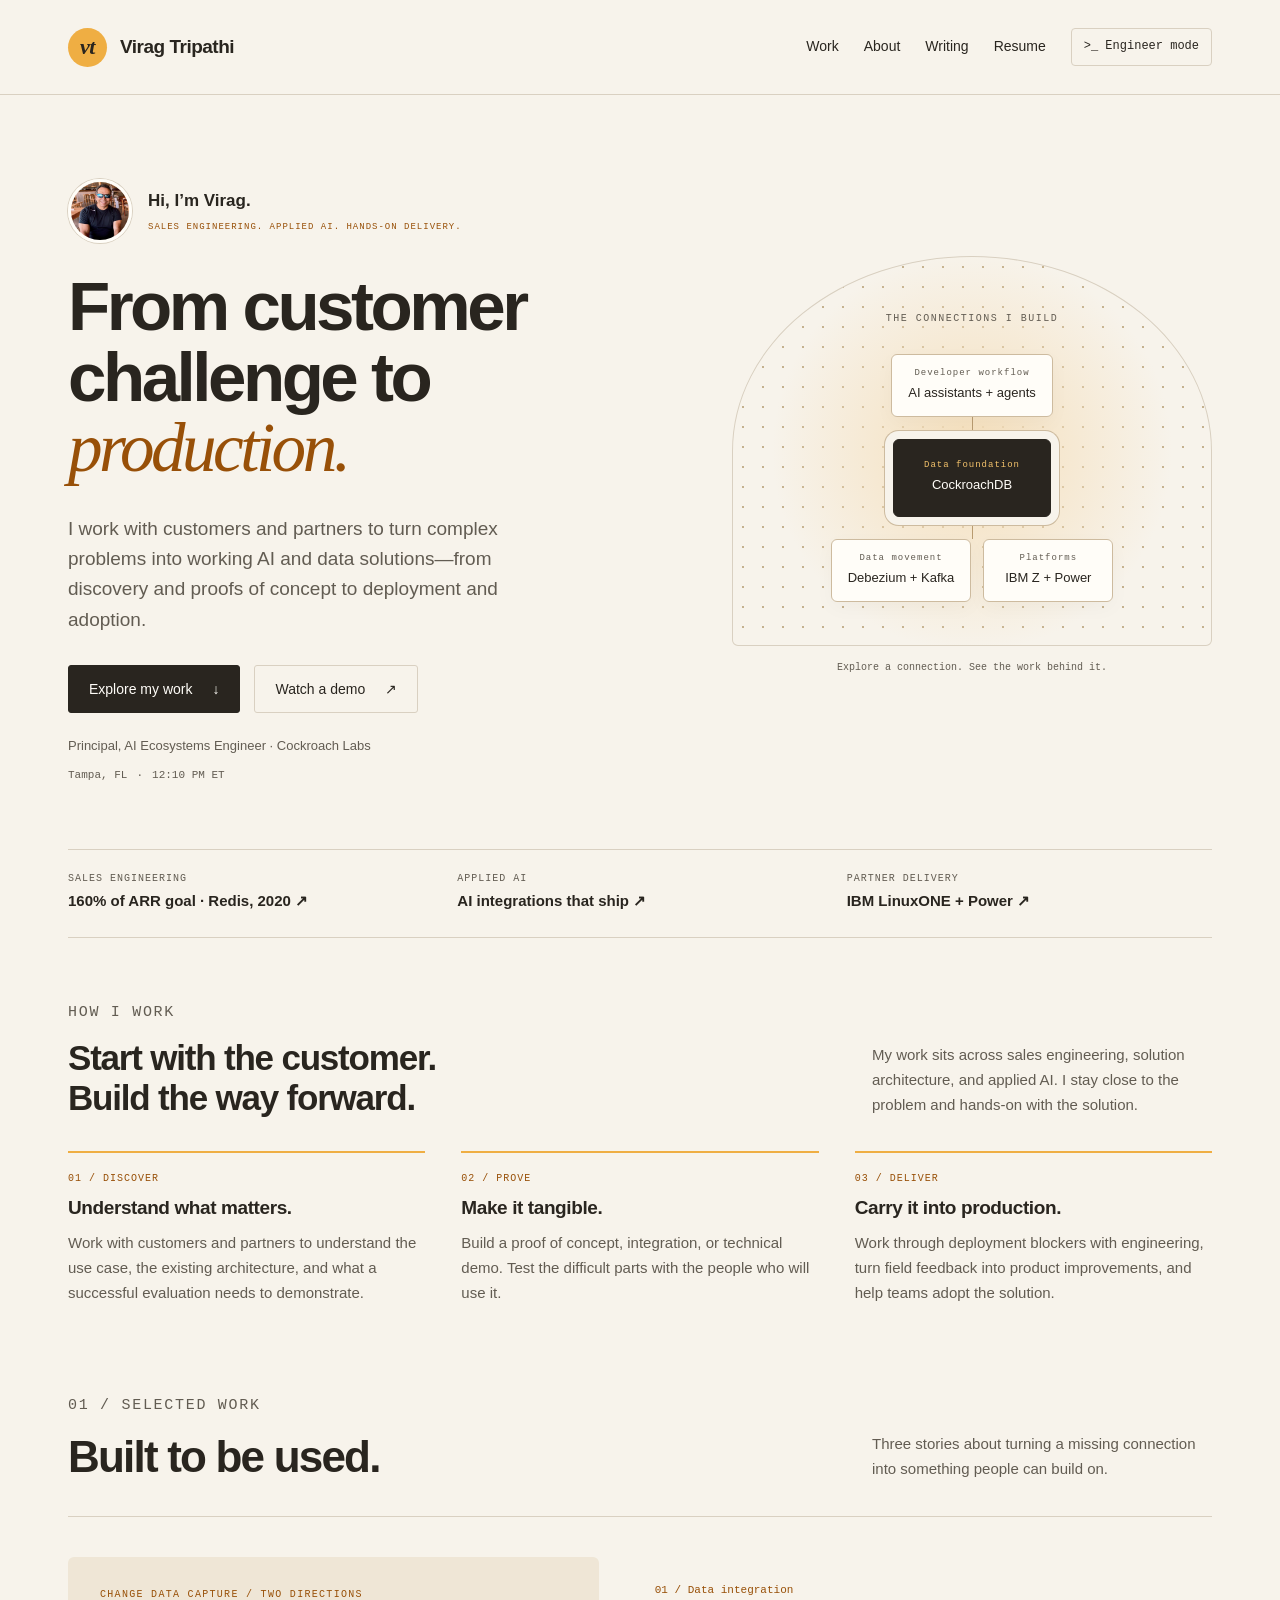
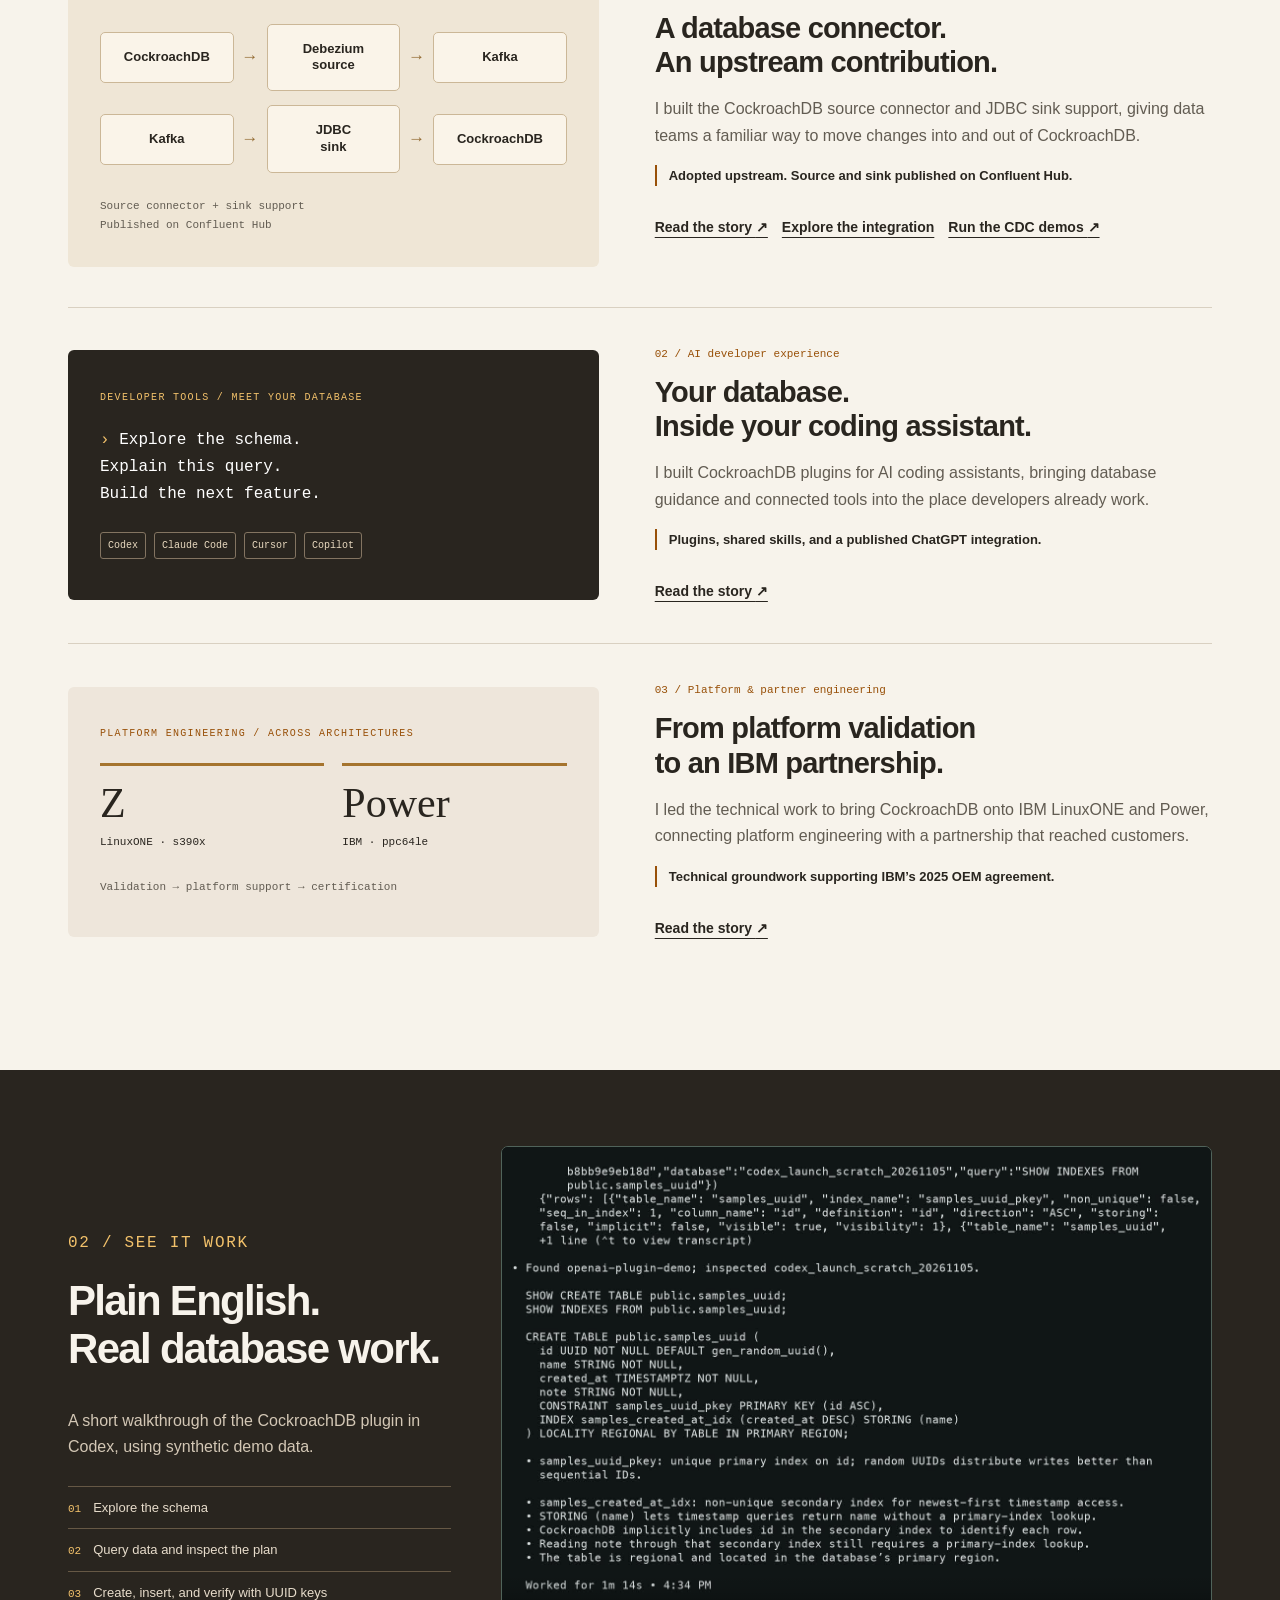
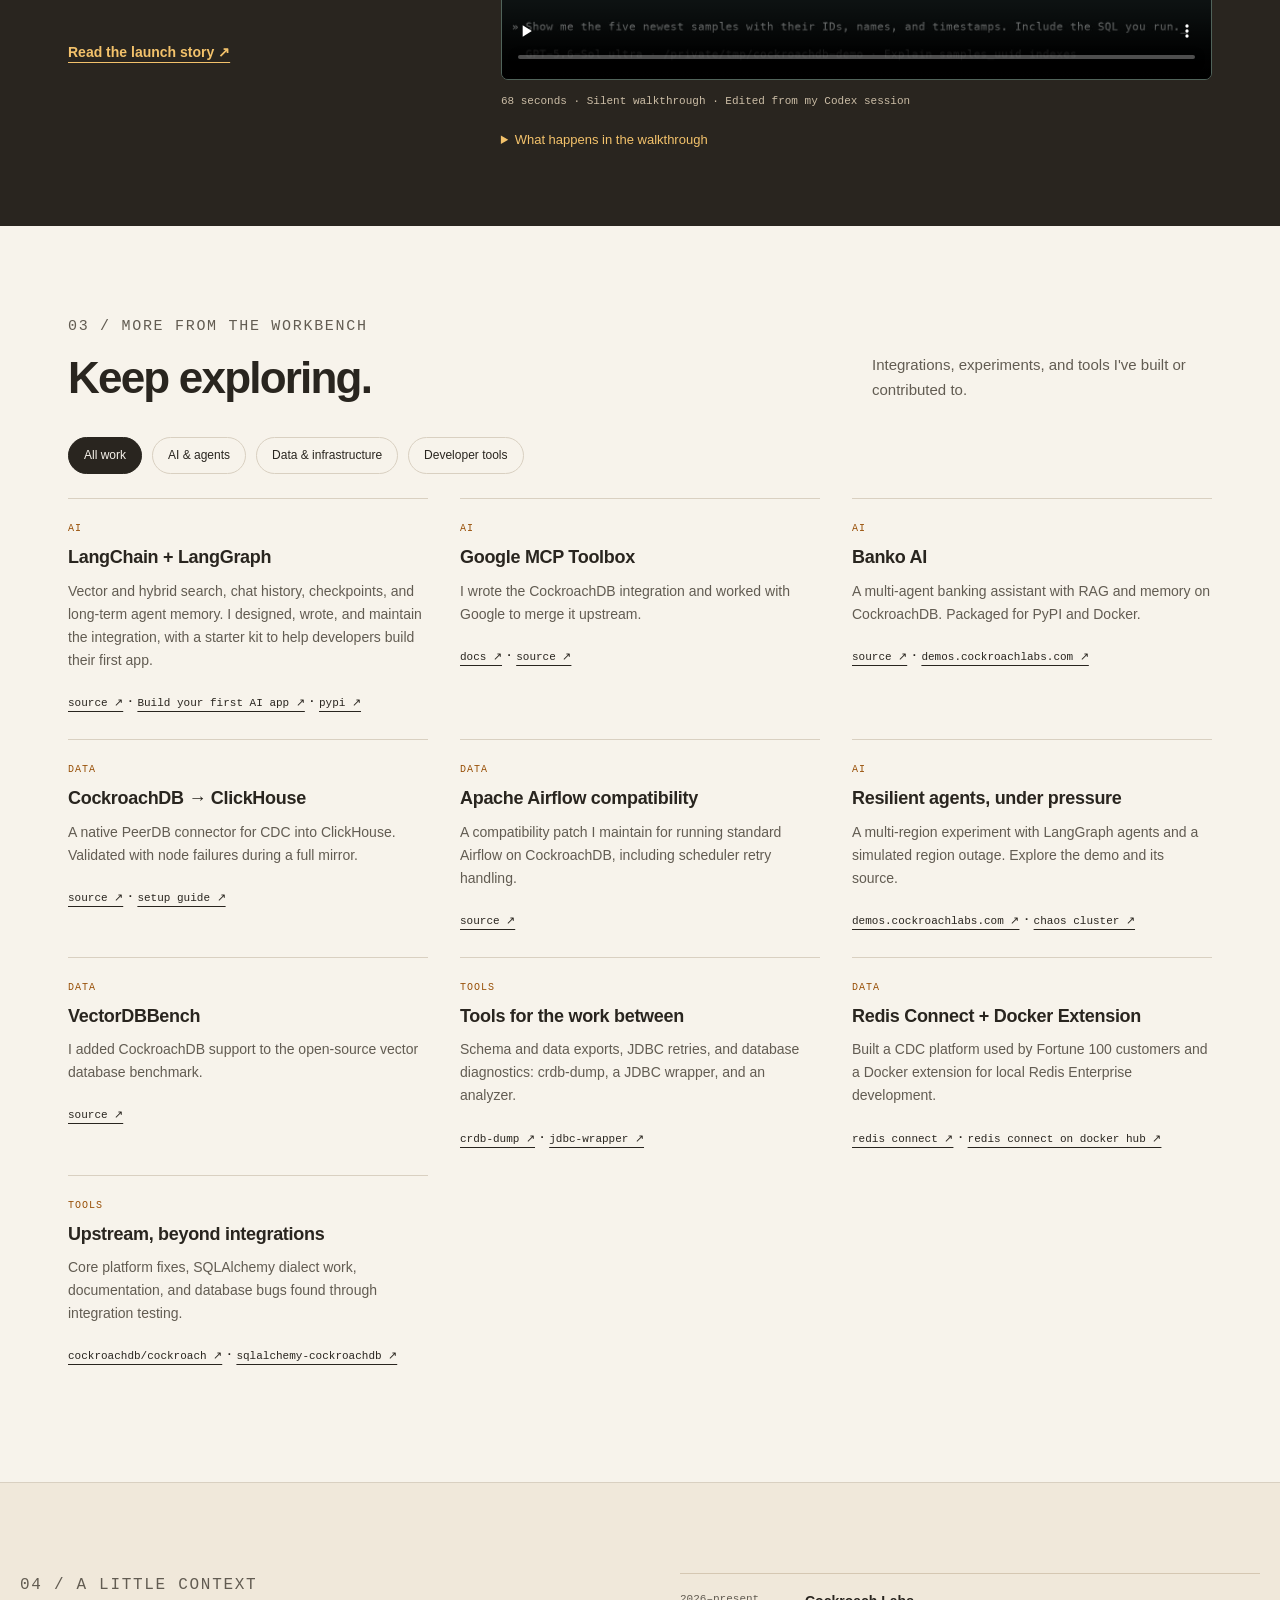
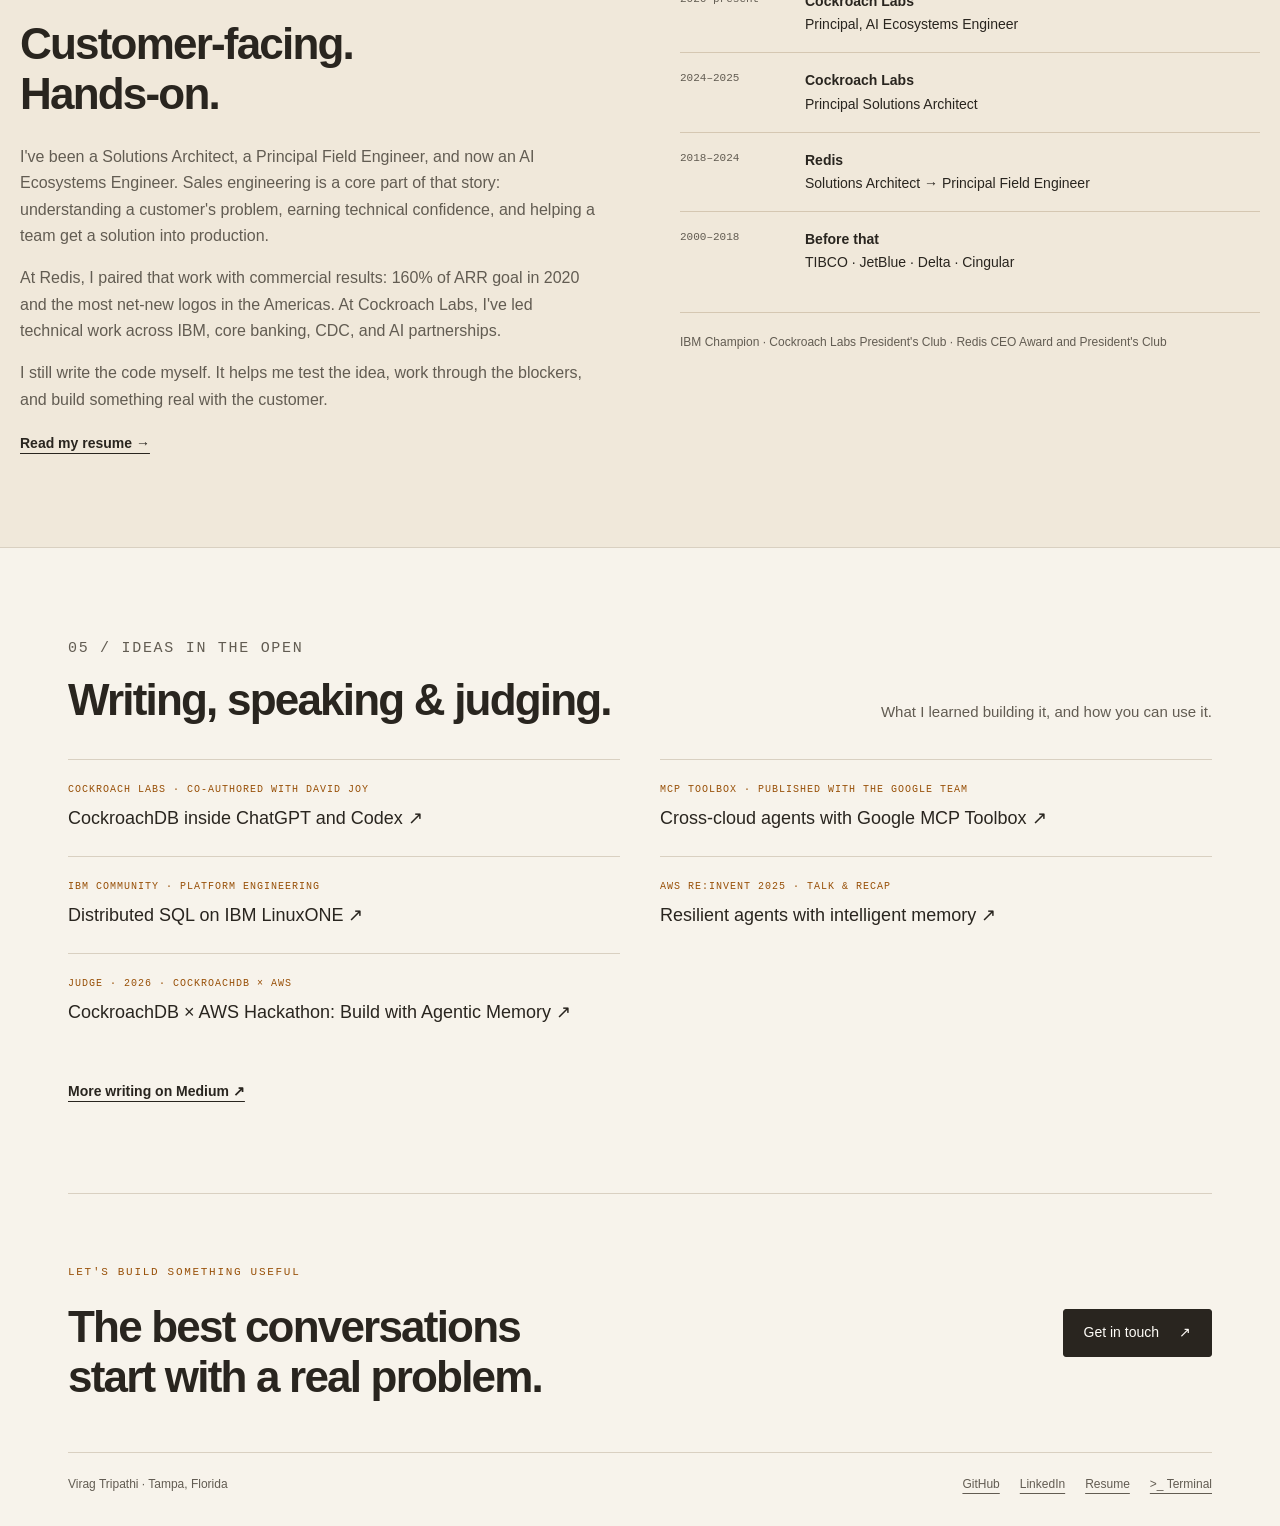
<file: index.html>
<!doctype html>
<html lang="en">
<head>
<meta charset="utf-8">
<meta name="viewport" content="width=device-width,initial-scale=1">
<title>Virag Tripathi — From customer challenge to production.</title>
<meta name="description" content="I work with customers and partners to turn complex problems into working AI and data solutions—from discovery and proofs of concept to deployment and adoption.">
<link rel="canonical" href="https://viragtripathi.github.io/">
<meta property="og:type" content="website">
<meta property="og:title" content="Virag Tripathi — From customer challenge to production.">
<meta property="og:description" content="I work with customers and partners to turn complex problems into working AI and data solutions—from discovery and proofs of concept to deployment and adoption.">
<meta property="og:url" content="https://viragtripathi.github.io/">
<meta property="og:image" content="https://viragtripathi.github.io/assets/social-preview.png">
<meta property="og:image:width" content="1200">
<meta property="og:image:height" content="630">
<meta property="og:image:alt" content="Virag Tripathi — From customer challenge to production. Sales engineering, applied AI, and customer delivery.">
<meta name="twitter:card" content="summary_large_image">
<meta name="theme-color" content="#29251f">
<link rel="icon" href="assets/favicon.svg" type="image/svg+xml">
<link rel="stylesheet" href="assets/site.css">
<script src="assets/site.js" defer>
</script>
</head>
<body>
<a class="skip" href="#main">Skip to content</a>
<header class="site-header">
<nav class="nav wrap" aria-label="Main navigation">
<a class="brand" href="index.html">
<span class="monogram" aria-hidden="true">vt</span>Virag Tripathi</a>
<div class="nav-links">
<a href="index.html#work">Work</a>
<a href="index.html#about">About</a>
<a href="index.html#writing">Writing</a>
<a href="resume.html">Resume</a>
<a class="engineer" href="terminal.html">
<span aria-hidden="true">&gt;_</span> Engineer mode</a>
</div>
</nav>
</header>
<main id="main">
<div class="wrap">
<section class="hero">
<div>
<div class="hero-identity">
<img src="assets/virag-portrait.jpg" width="64" height="64" alt="Virag Tripathi">
<div>
<p class="identity-name">Hi, I’m Virag.</p>
<p class="eyebrow">Sales engineering. Applied AI. Hands-on delivery.</p>
</div>
</div>
<h1>From customer<br>challenge to<br>
<em>production.</em>
</h1>
<p class="intro">I work with customers and partners to turn complex problems into working AI and data solutions—from discovery and proofs of concept to deployment and adoption.</p>
<div class="actions">
<a class="button" href="#work">Explore my work <span aria-hidden="true">↓</span>
</a>
<a class="button secondary" href="#demo">Watch a demo <span aria-hidden="true">↗</span>
</a>
</div>
<p class="hero-role">Principal, AI Ecosystems Engineer · Cockroach Labs</p>
<p class="local-time">
<span>Tampa, FL</span>
<span aria-hidden="true">·</span>
<span data-local-clock>Eastern Time</span>
</p>
</div>
<div>
<div class="system-map" aria-label="Explore my work across developer tools, data integration, and IBM platforms">
<p class="map-label">The connections I build</p>
<div class="map-row">
<a class="map-node" href="work/ai.html" data-connection="ai" data-description="AI assistants and agents: database tools, skills, and memory in the developer workflow." aria-describedby="map-caption">
<small>Developer workflow</small>AI assistants + agents</a>
</div>
<div class="map-lines map-line-ai" aria-hidden="true">
</div>
<div class="map-row">
<a class="map-node map-core" href="#work" data-connection="core" data-description="CockroachDB: the distributed SQL foundation connecting these projects." aria-describedby="map-caption">
<small>Data foundation</small>CockroachDB</a>
</div>
<div class="map-lines map-line-platforms" aria-hidden="true">
</div>
<div class="map-row">
<a class="map-node" href="work/debezium.html" data-connection="data" data-description="Debezium and Kafka: move database changes between systems with runnable CDC examples." aria-describedby="map-caption">
<small>Data movement</small>Debezium + Kafka</a>
<a class="map-node" href="work/ibm.html" data-connection="ibm" data-description="IBM Z and Power: platform validation, certification, and partner delivery." aria-describedby="map-caption">
<small>Platforms</small>IBM Z + Power</a>
</div>
</div>
<p class="map-caption" id="map-caption" role="status" aria-live="polite">Explore a connection. See the work behind it.</p>
</div>
</section>
<div class="proof">
<a href="#field-work">
<span>Sales engineering</span>160% of ARR goal · Redis, 2020 ↗</a>
<a href="work/ai.html">
<span>Applied AI</span>AI integrations that ship ↗</a>
<a href="work/ibm.html">
<span>Partner delivery</span>IBM LinuxONE + Power ↗</a>
</div>
<section class="field-work" id="field-work">
<div class="section-head">
<div>
<p class="eyebrow">How I work</p>
<h2>Start with the customer.<br>Build the way forward.</h2>
</div>
<p>My work sits across sales engineering, solution architecture, and applied AI. I stay close to the problem and hands-on with the solution.</p>
</div>
<div class="field-grid">
<article>
<span class="tag">01 / Discover</span>
<h3>Understand what matters.</h3>
<p>Work with customers and partners to understand the use case, the existing architecture, and what a successful evaluation needs to demonstrate.</p>
</article>
<article>
<span class="tag">02 / Prove</span>
<h3>Make it tangible.</h3>
<p>Build a proof of concept, integration, or technical demo. Test the difficult parts with the people who will use it.</p>
</article>
<article>
<span class="tag">03 / Deliver</span>
<h3>Carry it into production.</h3>
<p>Work through deployment blockers with engineering, turn field feedback into product improvements, and help teams adopt the solution.</p>
</article>
</div>
</section>
<section class="section" id="work">
<div class="section-head">
<div>
<p class="eyebrow">01 / Selected work</p>
<h2>Built to be used.</h2>
</div>
<p>Three stories about turning a missing connection into something people can build on.</p>
</div>
<article class="case-row">
<div class="case-art">
<div class="art-label">Change data capture / two directions</div>
<div class="flow">
<b>CockroachDB</b>
<span aria-hidden="true">→</span>
<b>Debezium<br>source</b>
<span aria-hidden="true">→</span>
<b>Kafka</b>
</div>
<div class="flow" style="margin-top:14px">
<b>Kafka</b>
<span aria-hidden="true">→</span>
<b>JDBC<br>sink</b>
<span aria-hidden="true">→</span>
<b>CockroachDB</b>
</div>
<small>Source connector + sink support<br>Published on Confluent Hub</small>
</div>
<div class="case-copy">
<div class="case-number">01 / Data integration</div>
<h3>A database connector.<br>An upstream contribution.</h3>
<p>I built the CockroachDB source connector and JDBC sink support, giving data teams a familiar way to move changes into and out of CockroachDB.</p>
<p class="result">Adopted upstream. Source and sink published on Confluent Hub.</p>
<div class="actions">
<a href="work/debezium.html">Read the story <span aria-hidden="true">↗</span>
</a>
<a href="work/debezium-explainer.html">Explore the integration</a>
<a href="https://github.com/viragtripathi/debezium-cockroachdb-examples">Run the CDC demos <span aria-hidden="true">↗</span>
</a>
</div>
</div>
</article>
<article class="case-row">
<div class="case-art ai">
<div class="art-label">Developer tools / meet your database</div>
<div class="code-prompt">Explore the schema.<br>Explain this query.<br>Build the next feature.</div>
<div class="tool-tags">
<span>Codex</span>
<span>Claude Code</span>
<span>Cursor</span>
<span>Copilot</span>
</div>
</div>
<div class="case-copy">
<div class="case-number">02 / AI developer experience</div>
<h3>Your database.<br>Inside your coding assistant.</h3>
<p>I built CockroachDB plugins for AI coding assistants, bringing database guidance and connected tools into the place developers already work.</p>
<p class="result">Plugins, shared skills, and a published ChatGPT integration.</p>
<div class="actions">
<a href="work/ai.html">Read the story <span aria-hidden="true">↗</span>
</a>
</div>
</div>
</article>
<article class="case-row">
<div class="case-art ibm">
<div class="art-label">Platform engineering / across architectures</div>
<div class="platforms">
<div>
<b>Z</b>
<span>LinuxONE · s390x</span>
</div>
<div>
<b>Power</b>
<span>IBM · ppc64le</span>
</div>
</div>
<small>Validation → platform support → certification</small>
</div>
<div class="case-copy">
<div class="case-number">03 / Platform & partner engineering</div>
<h3>From platform validation<br>to an IBM partnership.</h3>
<p>I led the technical work to bring CockroachDB onto IBM LinuxONE and Power, connecting platform engineering with a partnership that reached customers.</p>
<p class="result">Technical groundwork supporting IBM’s 2025 OEM agreement.</p>
<div class="actions">
<a href="work/ibm.html">Read the story <span aria-hidden="true">↗</span>
</a>
</div>
</div>
</article>
</section>
</div>
<section class="demo-section" id="demo">
<div class="wrap demo-grid">
<div>
<p class="eyebrow">02 / See it work</p>
<h2>Plain English.<br>Real database work.</h2>
<p>A short walkthrough of the CockroachDB plugin in Codex, using synthetic demo data.</p>
<ol class="demo-steps">
<li>
<span>01</span>Explore the schema</li>
<li>
<span>02</span>Query data and inspect the plan</li>
<li>
<span>03</span>Create, insert, and verify with UUID keys</li>
</ol>
<a class="text-link" href="https://www.cockroachlabs.com/blog/cockroachdb-plugin-for-chatgpt-and-codex/">Read the launch story ↗</a>
</div>
<div>
<video controls playsinline preload="none" poster="assets/codex-poster.jpg" aria-label="CockroachDB plugin in Codex: schema exploration, queries, and a scratch write">
<source src="assets/codex-demo.mp4" type="video/mp4">Your browser does not support video. <a href="assets/codex-demo.mp4">Download the recording.</a>
</video>
<div class="video-caption">68 seconds · Silent walkthrough · Edited from my Codex session</div>
<details class="transcript">
<summary>What happens in the walkthrough</summary>
<p>I ask Codex to explore the demo database and its table schema, read the five newest synthetic samples, and explain the query plan. I then ask it to create a scratch table with generated UUID primary keys, insert two synthetic notes, and read them back. The recording shows the tool responses and resulting data. Waiting time and a recovery detour are cut from this short edit.</p>
</details>
</div>
</div>
</section>
<div class="wrap">
<section class="section" id="projects">
<div class="section-head">
<div>
<p class="eyebrow">03 / More from the workbench</p>
<h2>Keep exploring.</h2>
</div>
<p>Integrations, experiments, and tools I've built or contributed to.</p>
</div>
<div class="archive-controls" aria-label="Filter projects" hidden>
<button type="button" data-filter="all" aria-pressed="true">All work</button>
<button type="button" data-filter="AI" aria-pressed="false">AI & agents</button>
<button type="button" data-filter="Data" aria-pressed="false">Data & infrastructure</button>
<button type="button" data-filter="Tools" aria-pressed="false">Developer tools</button>
</div>
<p id="archive-status" class="screen-reader" role="status" aria-live="polite">
</p>
<div class="archive-grid">
<article class="archive-item" data-category="AI">
<span class="tag">AI</span>
<h3>LangChain + LangGraph</h3>
<p>Vector and hybrid search, chat history, checkpoints, and long-term agent memory. I designed, wrote, and maintain the integration, with a starter kit to help developers build their first app.</p>
<div>
<a href="https://github.com/cockroachdb/langchain-cockroachdb">source ↗</a> · <a href="https://github.com/viragtripathi/langchain-cockroachdb-hackathon">Build your first AI app ↗</a> · <a href="https://pypi.org/project/langchain-cockroachdb/">pypi ↗</a>
</div>
</article>
<article class="archive-item" data-category="AI">
<span class="tag">AI</span>
<h3>Google MCP Toolbox</h3>
<p>I wrote the CockroachDB integration and worked with Google to merge it upstream.</p>
<div>
<a href="https://mcp-toolbox.dev/integrations/cockroachdb/source/">docs ↗</a> · <a href="https://github.com/googleapis/genai-toolbox">source ↗</a>
</div>
</article>
<article class="archive-item" data-category="AI">
<span class="tag">AI</span>
<h3>Banko AI</h3>
<p>A multi-agent banking assistant with RAG and memory on CockroachDB. Packaged for PyPI and Docker.</p>
<div>
<a href="https://github.com/cockroachlabs-field/banko-ai-assistant">source ↗</a> · <a href="https://demos.cockroachlabs.com/">demos.cockroachlabs.com ↗</a>
</div>
</article>
<article class="archive-item" data-category="Data">
<span class="tag">Data</span>
<h3>CockroachDB → ClickHouse</h3>
<p>A native PeerDB connector for CDC into ClickHouse. Validated with node failures during a full mirror.</p>
<div>
<a href="https://github.com/PeerDB-io/peerdb">source ↗</a> · <a href="https://docs.peerdb.io/connect/cockroachdb">setup guide ↗</a>
</div>
</article>
<article class="archive-item" data-category="Data">
<span class="tag">Data</span>
<h3>Apache Airflow compatibility</h3>
<p>A compatibility patch I maintain for running standard Airflow on CockroachDB, including scheduler retry handling.</p>
<div>
<a href="https://github.com/viragtripathi/cockroachdb-airflow-poc">source ↗</a>
</div>
</article>
<article class="archive-item" data-category="AI">
<span class="tag">AI</span>
<h3>Resilient agents, under pressure</h3>
<p>A multi-region experiment with LangGraph agents and a simulated region outage. Explore the demo and its source.</p>
<div>
<a href="https://demos.cockroachlabs.com/">demos.cockroachlabs.com ↗</a> · <a href="https://github.com/viragtripathi/cockroach-chaos-demo">chaos cluster ↗</a>
</div>
</article>
<article class="archive-item" data-category="Data">
<span class="tag">Data</span>
<h3>VectorDBBench</h3>
<p>I added CockroachDB support to the open-source vector database benchmark.</p>
<div>
<a href="https://github.com/zilliztech/VectorDBBench">source ↗</a>
</div>
</article>
<article class="archive-item" data-category="Tools">
<span class="tag">Tools</span>
<h3>Tools for the work between</h3>
<p>Schema and data exports, JDBC retries, and database diagnostics: crdb-dump, a JDBC wrapper, and an analyzer.</p>
<div>
<a href="https://github.com/viragtripathi/crdb-dump">crdb-dump ↗</a> · <a href="https://github.com/viragtripathi/cockroachdb-jdbc-wrapper">jdbc-wrapper ↗</a>
</div>
</article>
<article class="archive-item" data-category="Data">
<span class="tag">Data</span>
<h3>Redis Connect + Docker Extension</h3>
<p>Built a CDC platform used by Fortune 100 customers and a Docker extension for local Redis Enterprise development.</p>
<div>
<a href="https://github.com/redis-field-engineering/redis-connect-dist">redis connect ↗</a> · <a href="https://hub.docker.com/r/redislabs/redis-connect">redis connect on docker hub ↗</a>
</div>
</article>
<article class="archive-item" data-category="Tools">
<span class="tag">Tools</span>
<h3>Upstream, beyond integrations</h3>
<p>Core platform fixes, SQLAlchemy dialect work, documentation, and database bugs found through integration testing.</p>
<div>
<a href="https://github.com/cockroachdb/cockroach">cockroachdb/cockroach ↗</a> · <a href="https://github.com/cockroachdb/sqlalchemy-cockroachdb">sqlalchemy-cockroachdb ↗</a>
</div>
</article>
</div>
</section>
</div>
<section class="about-section" id="about">
<div class="wrap section about">
<div>
<p class="eyebrow">04 / A little context</p>
<h2>Customer-facing.<br>Hands-on.</h2>
<p>I've been a Solutions Architect, a Principal Field Engineer, and now an AI Ecosystems Engineer. Sales engineering is a core part of that story: understanding a customer's problem, earning technical confidence, and helping a team get a solution into production.</p>
<p>At Redis, I paired that work with commercial results: 160% of ARR goal in 2020 and the most net-new logos in the Americas. At Cockroach Labs, I've led technical work across IBM, core banking, CDC, and AI partnerships.</p>
<p>I still write the code myself. It helps me test the idea, work through the blockers, and build something real with the customer.</p>
<a class="text-link" href="resume.html">Read my resume →</a>
</div>
<div>
<ol class="career">
<li>
<span>2026–present</span>
<div>
<b>Cockroach Labs</b>Principal, AI Ecosystems Engineer</div>
</li>
<li>
<span>2024–2025</span>
<div>
<b>Cockroach Labs</b>Principal Solutions Architect</div>
</li>
<li>
<span>2018–2024</span>
<div>
<b>Redis</b>Solutions Architect → Principal Field Engineer</div>
</li>
<li>
<span>2000–2018</span>
<div>
<b>Before that</b>TIBCO · JetBlue · Delta · Cingular</div>
</li>
</ol>
<p class="recognition">IBM Champion · Cockroach Labs President's Club · Redis CEO Award and President's Club</p>
</div>
</div>
</section>
<div class="wrap">
<section class="section" id="writing">
<div class="section-head">
<div>
<p class="eyebrow">05 / Ideas in the open</p>
<h2>Writing, speaking & judging.</h2>
</div>
<p>What I learned building it, and how you can use it.</p>
</div>
<div class="writing-list">
<a href="https://www.cockroachlabs.com/blog/cockroachdb-plugin-for-chatgpt-and-codex/">
<small>Cockroach Labs · Co-authored with David Joy</small>CockroachDB inside ChatGPT and Codex <span aria-hidden="true">↗</span>
</a>
<a href="https://medium.com/@mcp_toolbox/multi-source-reasoning-with-cockroachdb-and-google-cloud-databases-using-mcp-toolbox-64c39ea878f5">
<small>MCP Toolbox · Published with the Google team</small>Cross-cloud agents with Google MCP Toolbox <span aria-hidden="true">↗</span>
</a>
<a href="https://community.ibm.com/community/user/blogs/virag-tripathi/2026/07/16/cockroachdb-on-ibm-linuxone-distributed-sql-for-ai">
<small>IBM Community · Platform engineering</small>Distributed SQL on IBM LinuxONE <span aria-hidden="true">↗</span>
</a>
<a href="https://www.cockroachlabs.com/blog/resilient-genai-agentic-apps-intelligent-memory/">
<small>AWS re:Invent 2025 · Talk &amp; recap</small>Resilient agents with intelligent memory <span aria-hidden="true">↗</span>
</a>
<a href="https://cockroachdb-ai.devpost.com/">
<small>Judge · 2026 · CockroachDB × AWS</small>CockroachDB × AWS Hackathon: Build with Agentic Memory <span aria-hidden="true">↗</span>
</a>
</div>
<div class="actions">
<a class="text-link" href="https://medium.com/@virag.tripathi">More writing on Medium ↗</a>
</div>
</section>
</div>
</main>
<div class="wrap">
<section class="contact" id="contact">
<div>
<p class="eyebrow">Let's build something useful</p>
<h2>The best conversations<br>start with a real problem.</h2>
</div>
<a class="button" href="mailto:virag.tripathi@gmail.com">Get in touch <span aria-hidden="true">↗</span>
</a>
</section>
<footer class="footer">
<span>Virag Tripathi · Tampa, Florida</span>
<div>
<a href="https://github.com/viragtripathi">GitHub</a>
<a href="https://www.linkedin.com/in/virag">LinkedIn</a>
<a href="resume.html">Resume</a>
<a href="terminal.html">&gt;_ Terminal</a>
</div>
</footer>
</div>
</body>
</html>
</file>
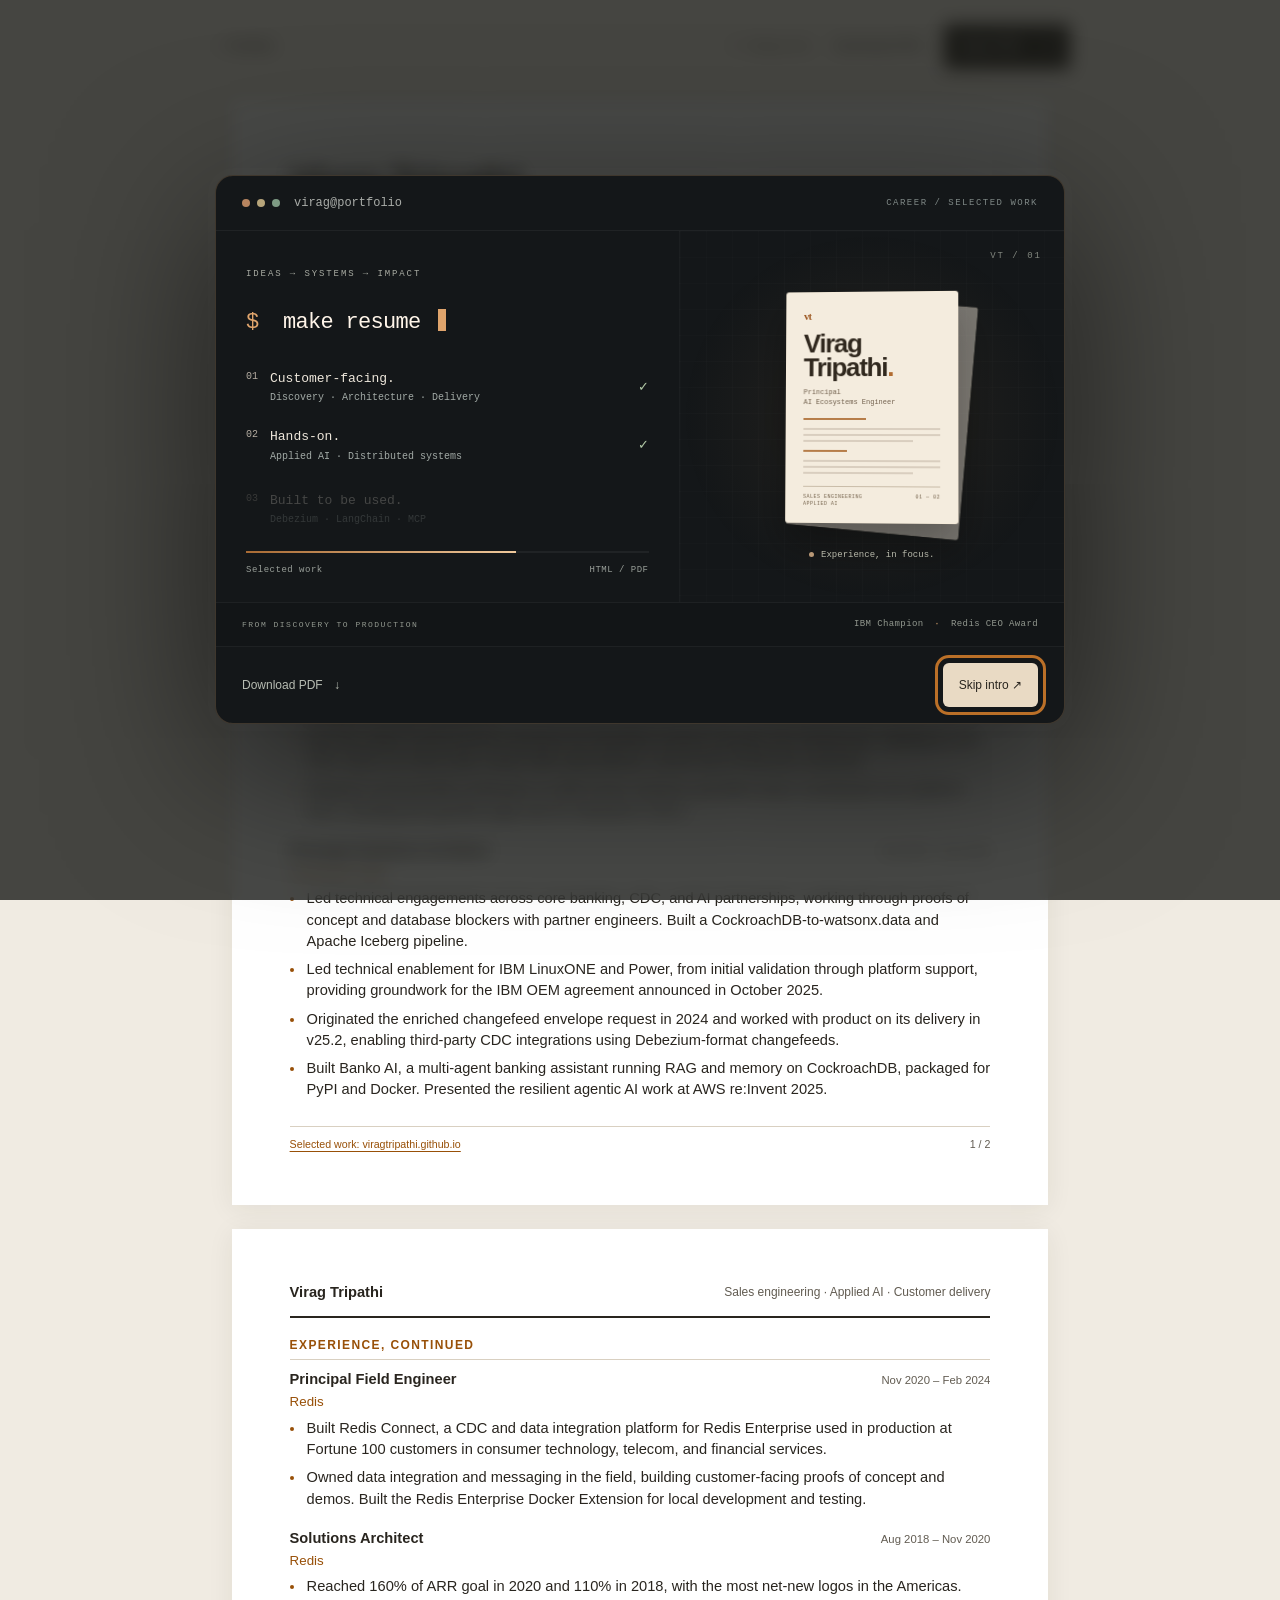
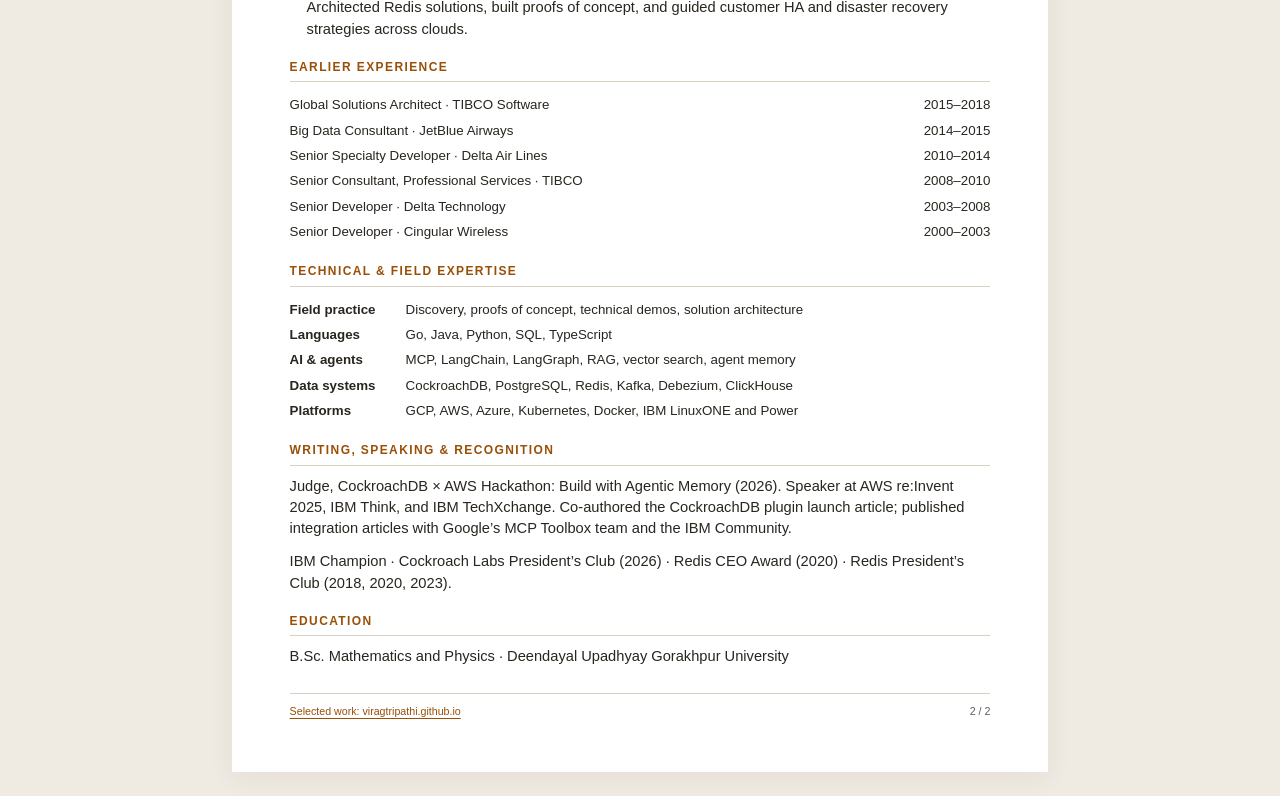
<file: resume.html>
<!doctype html>
<html lang="en">
<head>
<meta charset="utf-8">
<meta name="viewport" content="width=device-width,initial-scale=1">
<title>Virag Tripathi — Resume</title>
<meta name="description" content="Customer-facing technical leader in sales engineering, applied AI, and solution architecture.">
<meta name="robots" content="noindex">
<link rel="stylesheet" href="assets/resume.css?v=studio-3">
<script src="assets/resume.js?v=studio-3" defer>
</script>
<link rel="icon" href="assets/favicon.svg" type="image/svg+xml">
</head>
<body>
<nav class="toolbar" aria-label="Resume navigation">
<a class="back-link" href="index.html">← Portfolio</a>
<div class="toolbar-actions">
<button id="replay-intro" type="button" hidden>
<span aria-hidden="true">↻</span> Replay intro</button>
<a class="download-link" href="assets/virag-tripathi-resume.pdf?v=judging-2026" download>Download PDF ↓</a>
<a class="pdf-link" id="open-pdf" href="assets/virag-tripathi-resume.pdf?v=judging-2026">Open PDF <span aria-hidden="true">↗</span>
</a>
</div>
</nav>
<dialog class="resume-intro" id="resume-intro" aria-labelledby="intro-title" aria-describedby="intro-description">
<div class="terminal-bar">
<span class="terminal-lights" aria-hidden="true">
<i>
</i>
<i>
</i>
<i>
</i>
</span>
<h2 id="intro-title">virag@portfolio</h2>
<span class="terminal-edition" aria-hidden="true">CAREER / SELECTED WORK</span>
</div>
<p id="intro-description" class="resume-status">A brief introduction to the ready-to-read resume. Skip at any time or download the PDF immediately.</p>
<div class="intro-stage" aria-hidden="true">
<div class="terminal-content">
<p class="terminal-eyebrow">IDEAS → SYSTEMS → IMPACT</p>
<p class="terminal-command">
<span class="terminal-prompt">$</span>
<span id="build-command">
</span>
<span class="terminal-cursor">
</span>
</p>
<div class="build-lines">
<div class="build-line">
<span class="build-index">01</span>
<div>
<b>Customer-facing.</b>
<small>Discovery · Architecture · Delivery</small>
</div>
<span class="build-check">✓</span>
</div>
<div class="build-line">
<span class="build-index">02</span>
<div>
<b>Hands-on.</b>
<small>Applied AI · Distributed systems</small>
</div>
<span class="build-check">✓</span>
</div>
<div class="build-line">
<span class="build-index">03</span>
<div>
<b>Built to be used.</b>
<small>Debezium · LangChain · MCP</small>
</div>
<span class="build-check">✓</span>
</div>
</div>
<div class="build-progress">
<span>
</span>
</div>
<div class="build-caption">
<span id="build-phase">Experience</span>
<span>HTML / PDF</span>
</div>
</div>
<div class="document-stage">
<span class="document-coordinate">VT / 01</span>
<div class="document-stack">
<div class="document-sheet document-back">
</div>
<div class="document-sheet document-front">
<div class="document-monogram">vt</div>
<div class="document-name">Virag<br>Tripathi<span>.</span>
</div>
<p class="document-role">Principal<br>AI Ecosystems Engineer</p>
<div class="document-rule">
</div>
<div class="document-skeleton">
<i>
</i>
<i>
</i>
<i>
</i>
</div>
<div class="document-rule short">
</div>
<div class="document-skeleton">
<i>
</i>
<i>
</i>
<i>
</i>
</div>
<div class="document-footer">
<span>SALES ENGINEERING<br>APPLIED AI</span>
<span>01 — 02</span>
</div>
</div>
<div class="document-scan">
</div>
</div>
<div class="document-caption">
<span class="ready-dot">
</span>
<span id="document-state">Experience, in focus.</span>
</div>
</div>
</div>
<div class="intro-signature" aria-hidden="true">
<span>FROM DISCOVERY TO PRODUCTION</span>
<span>IBM Champion <i>·</i> Redis CEO Award</span>
</div>
<div class="intro-actions">
<a id="intro-download" href="assets/virag-tripathi-resume.pdf?v=judging-2026" download>Download PDF <span aria-hidden="true">↓</span>
</a>
<div>
<button id="cancel-pdf" type="button" hidden>Cancel</button>
<button id="skip-intro" type="button" autofocus>Skip intro <span aria-hidden="true">↗</span>
</button>
</div>
</div>
</dialog>
<p id="resume-status" class="resume-status" role="status">
</p>
<main id="resume-content">
<article class="resume-page" aria-label="Resume page 1">
<header class="resume-header">
<h1 tabindex="-1">Virag Tripathi</h1>
<div class="role">Principal, AI Ecosystems Engineer</div>
<div class="contact">Tampa, FL · <a href="mailto:virag.tripathi@gmail.com">virag.tripathi@gmail.com</a> · 404-512-2656<br>
<a href="https://viragtripathi.github.io">viragtripathi.github.io</a> · <a href="https://www.linkedin.com/in/virag">linkedin.com/in/virag</a> · <a href="https://github.com/viragtripathi">github.com/viragtripathi</a>
</div>
</header>
<p class="summary">Customer-facing technical leader spanning sales engineering, field engineering, and applied AI. Takes customer and partner problems from discovery through proofs of concept to production, combining solution architecture with hands-on development. Previously a Principal Field Engineer at Redis and Principal Solutions Architect at Cockroach Labs.</p>
<section>
<h2>Experience</h2>
<div class="job">
<div class="job-head">
<h3>Principal, AI Ecosystems Engineer</h3>
<span class="dates">Jan 2026 – present</span>
</div>
<div class="company">Cockroach Labs</div>
<ul>
<li>Turned developer needs and customer feedback into CockroachDB plugins for Claude Code, Cursor, Copilot, and Codex. Delivered the ChatGPT marketplace launch and worked with Cloud engineering on required MCP capabilities.</li>
<li>Built CockroachDB’s Debezium source connector and JDBC sink support. The connector was adopted upstream and graduated from incubating; source and sink were published on Confluent Hub.</li>
<li>Designed, wrote, and maintain langchain-cockroachdb: vector and hybrid search, chat history, LangGraph checkpoints, and long-term memory. Authored the CockroachDB provider documentation.</li>
<li>Wrote the CockroachDB integration for Google’s MCP Toolbox for Databases and collaborated with Google to merge it upstream.</li>
<li>Built the native CockroachDB connector for PeerDB to stream changes into ClickHouse. Validated a full CDC mirror on a five-node cluster with node failures; counts and checksums matched.</li>
<li>Shipped CockroachDB certification on IBM Power Systems and IBM Cloud. Contributed core platform fixes, including the ppc64le page-size fix released in v26.3.</li>
</ul>
</div>
<div class="job">
<div class="job-head">
<h3>Principal Solutions Architect</h3>
<span class="dates">Feb 2024 – Dec 2025</span>
</div>
<div class="company">Cockroach Labs</div>
<ul>
<li>Led technical engagements across core banking, CDC, and AI partnerships, working through proofs of concept and database blockers with partner engineers. Built a CockroachDB-to-watsonx.data and Apache Iceberg pipeline.</li>
<li>Led technical enablement for IBM LinuxONE and Power, from initial validation through platform support, providing groundwork for the IBM OEM agreement announced in October 2025.</li>
<li>Originated the enriched changefeed envelope request in 2024 and worked with product on its delivery in v25.2, enabling third-party CDC integrations using Debezium-format changefeeds.</li>
<li>Built Banko AI, a multi-agent banking assistant running RAG and memory on CockroachDB, packaged for PyPI and Docker. Presented the resilient agentic AI work at AWS re:Invent 2025.</li>
</ul>
</div>
</section>
<footer class="page-footer">
<a href="https://viragtripathi.github.io">Selected work: viragtripathi.github.io</a>
<span>1 / 2</span>
</footer>
</article>
<article class="resume-page" aria-label="Resume page 2">
<div class="page-label">
<strong>Virag Tripathi</strong>
<span>Sales engineering · Applied AI · Customer delivery</span>
</div>
<section>
<h2>Experience, continued</h2>
<div class="job">
<div class="job-head">
<h3>Principal Field Engineer</h3>
<span class="dates">Nov 2020 – Feb 2024</span>
</div>
<div class="company">Redis</div>
<ul>
<li>Built Redis Connect, a CDC and data integration platform for Redis Enterprise used in production at Fortune 100 customers in consumer technology, telecom, and financial services.</li>
<li>Owned data integration and messaging in the field, building customer-facing proofs of concept and demos. Built the Redis Enterprise Docker Extension for local development and testing.</li>
</ul>
</div>
<div class="job">
<div class="job-head">
<h3>Solutions Architect</h3>
<span class="dates">Aug 2018 – Nov 2020</span>
</div>
<div class="company">Redis</div>
<ul>
<li>Reached 160% of ARR goal in 2020 and 110% in 2018, with the most net-new logos in the Americas. Architected Redis solutions, built proofs of concept, and guided customer HA and disaster recovery strategies across clouds.</li>
</ul>
</div>
</section>
<section>
<h2>Earlier experience</h2>
<div class="resume-row">
<span>Global Solutions Architect · TIBCO Software</span>
<span>2015–2018</span>
</div>
<div class="resume-row">
<span>Big Data Consultant · JetBlue Airways</span>
<span>2014–2015</span>
</div>
<div class="resume-row">
<span>Senior Specialty Developer · Delta Air Lines</span>
<span>2010–2014</span>
</div>
<div class="resume-row">
<span>Senior Consultant, Professional Services · TIBCO</span>
<span>2008–2010</span>
</div>
<div class="resume-row">
<span>Senior Developer · Delta Technology</span>
<span>2003–2008</span>
</div>
<div class="resume-row">
<span>Senior Developer · Cingular Wireless</span>
<span>2000–2003</span>
</div>
</section>
<section class="focus">
<h2>Technical &amp; field expertise</h2>
<div class="resume-row">
<span>Field practice</span>
<span>Discovery, proofs of concept, technical demos, solution architecture</span>
</div>
<div class="resume-row">
<span>Languages</span>
<span>Go, Java, Python, SQL, TypeScript</span>
</div>
<div class="resume-row">
<span>AI &amp; agents</span>
<span>MCP, LangChain, LangGraph, RAG, vector search, agent memory</span>
</div>
<div class="resume-row">
<span>Data systems</span>
<span>CockroachDB, PostgreSQL, Redis, Kafka, Debezium, ClickHouse</span>
</div>
<div class="resume-row">
<span>Platforms</span>
<span>GCP, AWS, Azure, Kubernetes, Docker, IBM LinuxONE and Power</span>
</div>
</section>
<section>
<h2>Writing, speaking &amp; recognition</h2>
<p>Judge, CockroachDB × AWS Hackathon: Build with Agentic Memory (2026). Speaker at AWS re:Invent 2025, IBM Think, and IBM TechXchange. Co-authored the CockroachDB plugin launch article; published integration articles with Google’s MCP Toolbox team and the IBM Community.</p>
<p>IBM Champion · Cockroach Labs President’s Club (2026) · Redis CEO Award (2020) · Redis President’s Club (2018, 2020, 2023).</p>
</section>
<section>
<h2>Education</h2>
<p>B.Sc. Mathematics and Physics · Deendayal Upadhyay Gorakhpur University</p>
</section>
<footer class="page-footer">
<a href="https://viragtripathi.github.io">Selected work: viragtripathi.github.io</a>
<span>2 / 2</span>
</footer>
</article>
</main>
</body>
</html>
</file>
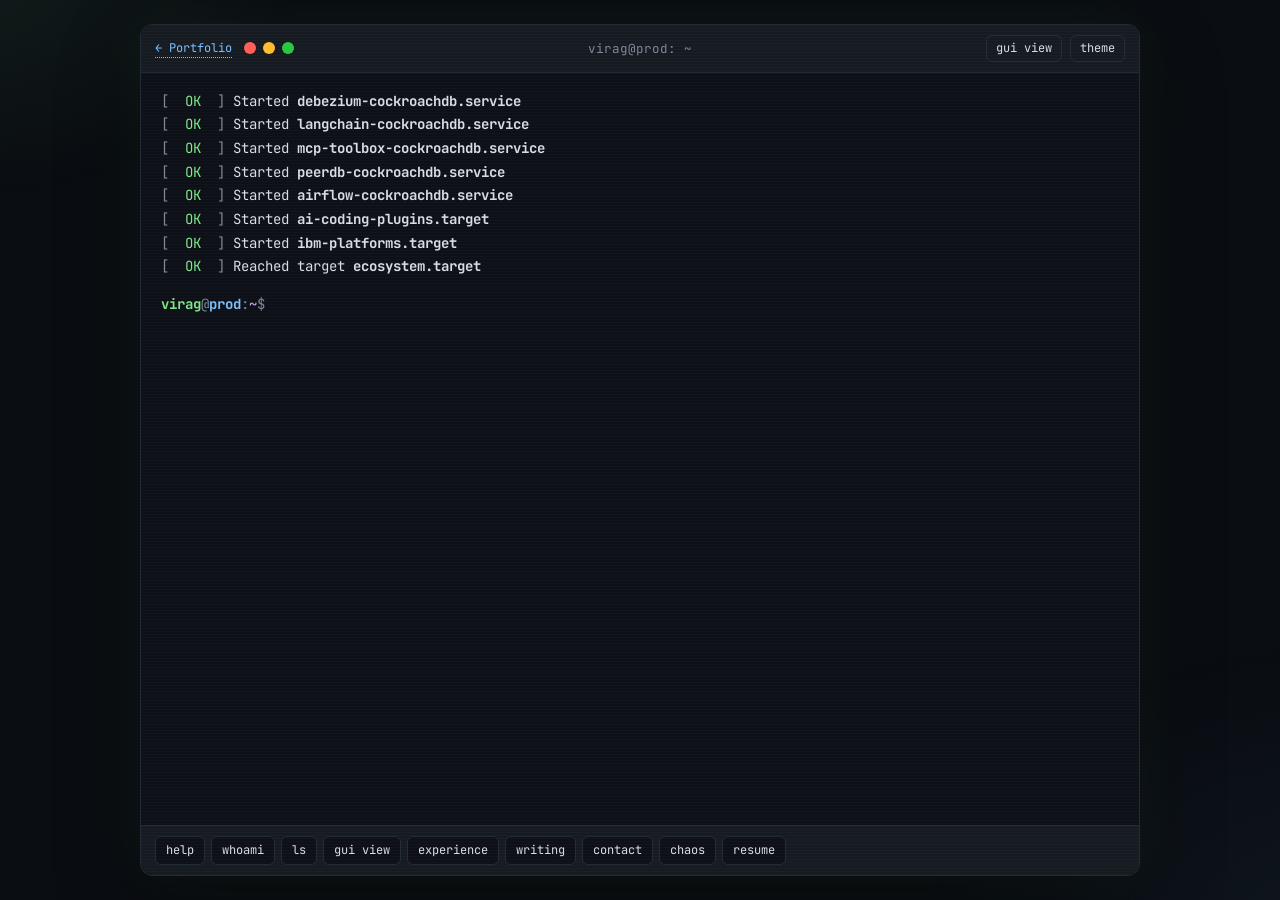
<file: terminal.html>
<!DOCTYPE html>
<html lang="en" data-theme="dark">
<head>
<meta charset="UTF-8" />
<meta name="viewport" content="width=device-width, initial-scale=1.0, viewport-fit=cover" />
<title>Engineer mode · Virag Tripathi · Principal, AI Ecosystems Engineer</title>
<meta name="description" content="Principal, AI Ecosystems Engineer at Cockroach Labs. I wrote CockroachDB's integrations for Debezium, ClickHouse, LangChain, Google MCP Toolbox, Claude Code, Cursor, GitHub Copilot and OpenAI Codex." />
<meta property="og:title" content="Virag Tripathi · Principal, AI Ecosystems Engineer" />
<meta property="og:description" content="I build the integrations that put CockroachDB inside the tools developers already use." />
<meta property="og:type" content="website" />
<meta property="og:url" content="https://viragtripathi.github.io/terminal.html" />
<meta name="theme-color" content="#0d1117" />
<link rel="preconnect" href="https://fonts.googleapis.com" />
<link rel="preconnect" href="https://fonts.gstatic.com" crossorigin />
<link href="https://fonts.googleapis.com/css2?family=JetBrains+Mono:wght@400;600;700&family=DM+Sans:wght@400;500;700&display=swap" rel="stylesheet" />
<style>
  :root, html[data-theme="dark"]{
    --bg:#0a0d12; --win:#0d1117; --bar:#161b22; --line:#232b36;
    --fg:#d7dde8; --dim:#7d8799; --green:#7ee787; --cyan:#79c0ff;
    --amber:#e3b341; --red:#ff7b72; --violet:#d2a8ff; --sel:rgba(121,192,255,.18);
    --glow:rgba(126,231,135,.07);
  }
  html[data-theme="light"]{
    --bg:#ebe7df; --win:#fbfaf6; --bar:#f1ede5; --line:#e0d9cc;
    --fg:#1d2330; --dim:#6a7180; --green:#1a7f37; --cyan:#0550ae;
    --amber:#9a6700; --red:#cf222e; --violet:#8250df; --sel:rgba(5,80,174,.12);
    --glow:rgba(26,127,55,.05);
  }
  *{box-sizing:border-box;margin:0;padding:0}
  html,body{height:100%}
  body{background:var(--bg);color:var(--fg);font-family:'JetBrains Mono',ui-monospace,Menlo,monospace;font-size:14px;line-height:1.55;
    display:flex;align-items:center;justify-content:center;padding:24px;transition:background .25s}
  body::before{content:"";position:fixed;inset:-40%;z-index:0;pointer-events:none;
    background:radial-gradient(600px 400px at 20% 20%,var(--glow),transparent 60%),radial-gradient(700px 500px at 80% 80%,rgba(121,192,255,.05),transparent 60%);
    animation:drift 26s ease-in-out infinite alternate}
  @keyframes drift{from{transform:translate3d(-2%,-1%,0) scale(1)}to{transform:translate3d(2%,2%,0) scale(1.06)}}
  ::selection{background:var(--sel)}
  a{color:var(--cyan);text-decoration:none;border-bottom:1px dotted currentColor;transition:color .15s}
  a:hover{color:var(--green)}

  /* dvh keeps the window inside the visible viewport on iOS Safari, where 100vh overshoots behind the toolbars */
  .window{position:relative;width:100%;max-width:1000px;height:calc(100vh - 48px);height:calc(100dvh - 48px);background:var(--win);border:1px solid var(--line);border-radius:12px;
    display:flex;flex-direction:column;overflow:hidden;z-index:1;
    box-shadow:0 30px 80px rgba(0,0,0,.35),0 0 60px var(--glow);
    animation:powerOn .5s ease both}
  @keyframes powerOn{0%{opacity:0;transform:scale(.985)}60%{opacity:1}100%{transform:none}}
  .window::after{content:"";pointer-events:none;position:absolute;inset:0;z-index:6;border-radius:12px;
    background:repeating-linear-gradient(0deg,rgba(255,255,255,.022) 0 1px,transparent 1px 3px)}
  html[data-theme="light"] .window::after{background:repeating-linear-gradient(0deg,rgba(0,0,0,.015) 0 1px,transparent 1px 3px)}
  .bar{display:flex;align-items:center;gap:12px;padding:10px 14px;background:var(--bar);border-bottom:1px solid var(--line);user-select:none;flex:none}
  .dots{display:flex;gap:7px}
  .dots i{width:12px;height:12px;border-radius:50%;display:block;background:#ff5f57;transition:transform .15s}
  .dots i:nth-child(2){background:#febc2e}.dots i:nth-child(3){background:#28c840}
  .dots:hover i{transform:scale(1.12)}
  .title{flex:1;text-align:center;color:var(--dim);font-size:12.5px}
  .actions{display:flex;gap:8px;margin-left:auto}
  .actions button{font:inherit;font-size:12px;color:var(--fg);background:transparent;border:1px solid var(--line);border-radius:6px;padding:3px 9px;cursor:pointer;transition:.15s}
  .actions button:hover{border-color:var(--green);color:var(--green);transform:translateY(-1px)}

  #screen{flex:1;overflow-y:auto;padding:18px 20px 10px;cursor:text;-webkit-overflow-scrolling:touch}
  #screen::-webkit-scrollbar{width:8px}#screen::-webkit-scrollbar-thumb{background:var(--line);border-radius:4px}
  .o{white-space:pre-wrap;word-break:break-word;animation:rise .18s ease both}
  @keyframes rise{from{opacity:0;transform:translateY(4px)}to{opacity:1;transform:none}}
  .o + .o{margin-top:2px}
  .gap{height:10px}
  .u{color:var(--green);font-weight:700}.h{color:var(--cyan);font-weight:700}.p{color:var(--violet)}.d{color:var(--dim)}
  .g{color:var(--green)}.c{color:var(--cyan)}.y{color:var(--amber)}.r{color:var(--red)}.v{color:var(--violet)}.b{font-weight:700}
  .line{display:flex;align-items:center;gap:8px;margin-top:4px}
  .line input{flex:1;background:transparent;border:0;outline:0;color:var(--fg);font:inherit;caret-color:var(--green)}
  .cl{font:inherit;background:none;border:0;color:var(--cyan);cursor:pointer;padding:0;border-bottom:1px dotted currentColor;transition:color .15s}
  .cl:hover{color:var(--green)}
  .grid2{display:grid;grid-template-columns:200px 1fr;column-gap:16px;row-gap:3px}
  .neo{display:flex;gap:28px;flex-wrap:wrap}
  .neo pre{color:var(--green);font:inherit;line-height:1.25;animation:pulseGlow 3.5s ease-in-out infinite}
  @keyframes pulseGlow{0%,100%{text-shadow:0 0 0 transparent}50%{text-shadow:0 0 14px var(--glow),0 0 2px currentColor}}
  .sw{display:inline-block;width:22px;height:12px;margin-right:3px;border-radius:2px}
  .card{border-left:2px solid var(--line);padding-left:14px;margin:6px 0 4px;transition:border-color .2s}
  .card:hover{border-left-color:var(--green)}
  .tag{color:var(--violet)}
  .chips{display:flex;flex-wrap:wrap;gap:6px;padding:10px 14px;border-top:1px solid var(--line);background:var(--bar);flex:none}
  .chips button{font:inherit;font-size:12px;color:var(--fg);background:var(--win);border:1px solid var(--line);border-radius:6px;padding:4px 10px;cursor:pointer;transition:.15s}
  .chips button:hover{border-color:var(--green);color:var(--green);transform:translateY(-2px)}
  @media(max-width:640px){
    body{padding:0;align-items:flex-start}
    .window{height:100vh;height:100dvh;border-radius:0;border:0}
    .grid2{grid-template-columns:1fr}
    .title{display:none}
    #screen{padding:14px}
    .chips{padding-bottom:calc(10px + env(safe-area-inset-bottom))}
  }

  /* GUI view, for people who do not live in a terminal */
  #gui{position:fixed;inset:0;overflow-y:auto;background:var(--win);font-family:'DM Sans',system-ui,sans-serif;font-size:16px;line-height:1.65;z-index:20;-webkit-overflow-scrolling:touch}
  #gui .wrap{max-width:820px;margin:0 auto;padding:56px 24px 80px;animation:rise .35s ease both}
  #gui .top{display:flex;justify-content:space-between;align-items:center;gap:12px;margin-bottom:40px}
  #gui .top button{font-family:'JetBrains Mono',monospace;font-size:13px;color:var(--fg);background:transparent;border:1px solid var(--line);border-radius:8px;padding:6px 12px;cursor:pointer}
  #gui .top button:hover{border-color:var(--green);color:var(--green)}
  #gui h1{font-size:clamp(34px,6vw,52px);line-height:1.1;letter-spacing:-.02em}
  #gui .role{font-size:19px;color:var(--green);font-weight:600;margin-top:8px;font-family:'JetBrains Mono',monospace}
  #gui h2{font-family:'JetBrains Mono',monospace;font-size:13px;letter-spacing:.14em;text-transform:uppercase;color:var(--dim);margin:48px 0 16px}
  #gui p{margin-top:12px}
  #gui .item{padding:16px 0;border-top:1px solid var(--line)}
  #gui .item h3{font-size:17px}
  #gui .item .meta{font-family:'JetBrains Mono',monospace;font-size:12.5px;color:var(--dim)}
  #gui .item .links{margin-top:8px;font-size:14px;display:flex;flex-wrap:wrap;gap:14px}
  @media (prefers-reduced-motion: reduce){*,*::before,*::after{transition:none!important;animation:none!important}}
</style>
</head>
<body>

<div class="window" id="win">
  <div class="bar">
    <a href="index.html" style="font-size:12px;white-space:nowrap">← Portfolio</a><span class="dots" aria-hidden="true"><i></i><i></i><i></i></span>
    <span class="title">virag@prod: ~</span>
    <span class="actions">
      <button id="guiBtn" type="button" title="Plain page view">gui view</button>
      <button id="themeBtn" type="button" title="Switch theme">theme</button>
    </span>
  </div>
  <div id="screen" role="log" aria-live="polite">
    <div id="out"></div>
    <div class="line" id="inputLine">
      <span class="ps1"><span class="u">virag</span><span class="d">@</span><span class="h">prod</span><span class="d">:</span><span class="p">~</span><span class="d">$</span></span>
      <input id="cmd" autocomplete="off" autocapitalize="off" autocorrect="off" spellcheck="false" aria-label="Type a command, or type help" />
    </div>
  </div>
  <div class="chips" id="chips"></div>
</div>

<div id="gui" hidden></div>

<noscript>
  <div style="max-width:760px;margin:40px auto;font-family:sans-serif;line-height:1.6;padding:0 20px">
    <h1>Virag Tripathi</h1>
    <p><b>Principal, AI Ecosystems Engineer at Cockroach Labs</b></p>
    <p>I build the integrations that put CockroachDB inside the tools developers already use. I wrote CockroachDB's connectors for Debezium and ClickHouse, its LangChain integration, its Google MCP Toolbox integration and its plugins for Claude Code, Cursor, GitHub Copilot and OpenAI Codex.</p>
    <p><a href="https://github.com/viragtripathi">GitHub</a> · <a href="https://www.linkedin.com/in/virag">LinkedIn</a> · <a href="https://medium.com/@virag.tripathi">Medium</a> · <a href="resume.html">Resume</a></p>
  </div>
</noscript>

<script>
(function(){
"use strict";

/* ---------- content ---------- */

const ABOUT = [
  `I build the integrations that put CockroachDB inside the tools developers and data teams already use. I wrote CockroachDB's connectors for Debezium and ClickHouse, its LangChain integration, its Google MCP Toolbox integration and its plugins for Claude Code, Cursor, GitHub Copilot and OpenAI Codex.`,
  `I started that work from scratch, and the role I hold now was created around it. Before that I spearheaded CockroachDB's work with IBM, from the first LinuxONE validation through the IBM Power port, the technical groundwork behind the OEM agreement IBM announced in 2025. The code lives upstream across the cockroachdb, cockroachlabs, debezium, PeerDB, googleapis and langchain-ai GitHub orgs, not just my own account, and two of my demos run live on demos.cockroachlabs.com. Along the way I keep finding and filing bugs in CockroachDB itself, which is what happens when you push a database through other people's systems.`,
  `Before Cockroach Labs I spent more than two decades in data integration, messaging and distributed systems at Redis, TIBCO, JetBlue, Delta Air Lines and Cingular Wireless. President's Club at Cockroach Labs and three times at Redis, the Redis CEO Award, and IBM named me an IBM Champion. I still write the code myself, and I still think the best way to win a partner over is to build something real with them.`
];

const SHIP = [
  { k:"debezium-cockroachdb", alias:["debezium","dbz","cdc","kafka","confluent","envelope"],
    short:"Debezium source connector and JDBC sink, both on Confluent Hub",
    title:"Debezium connector and JDBC sink for CockroachDB",
    body:`I wrote the Debezium connector for CockroachDB from the first line of code. The Debezium project adopted it as an official connector and it has since graduated out of incubating. I also built CockroachDB support into the Debezium JDBC sink, so changes stream into CockroachDB as well as out of it, and published both on Confluent Hub. The connector is built on CockroachDB's enriched changefeed envelope, which started as a request I filed in 2024 so third party CDC tools could consume changefeeds. I worked it through with the product team and the CDC team shipped it in v25.2.`,
    tags:["java","kafka connect","cdc","changefeeds"],
    links:[["https://github.com/debezium/debezium-connector-cockroachdb","source"],
           ["https://debezium.io/documentation/reference/stable/connectors/cockroachdb.html","docs"],
           ["https://www.confluent.io/hub/cockroachdb/debezium-connector-cockroachdb","confluent hub, source"],
           ["https://www.confluent.io/hub/cockroachdb/debezium-connector-jdbc","confluent hub, jdbc sink"],
           ["https://github.com/viragtripathi/debezium-cockroachdb-examples","examples"]] },
  { k:"langchain-cockroachdb", alias:["langchain","langgraph","lc"],
    short:"official CockroachDB integration for LangChain and LangGraph",
    title:"langchain-cockroachdb",
    body:`I designed and wrote langchain-cockroachdb, the official CockroachDB integration for LangChain and LangGraph, and I maintain it. It covers vector search, hybrid search, chat history, LangGraph checkpointers and a LangGraph long term memory store with reconciliation and conflict checks. I also wrote the CockroachDB pages in the LangChain provider docs.`,
    tags:["python","langgraph","vector search","agent memory"],
    links:[["https://github.com/cockroachdb/langchain-cockroachdb","source"],
           ["https://pypi.org/project/langchain-cockroachdb/","pypi"],
           ["https://docs.langchain.com/oss/python/integrations/providers/cockroachdb","langchain docs"]] },
  { k:"ai-coding-plugins", alias:["plugins","claude","cursor","copilot","codex","chatgpt","skills"],
    short:"CockroachDB plugins for Claude Code, Cursor, Copilot, Codex and ChatGPT",
    title:"AI coding plugins",
    body:`I designed and built the CockroachDB plugins for Claude Code, Cursor, GitHub Copilot and OpenAI Codex. Developers can design schemas, write and tune queries and run clusters without leaving their coding assistant. Every plugin ships the shared CockroachDB agent skills library, where I wrote the application development and local cluster skills and hardened the full library to pass marketplace security review. OpenAI approved the ChatGPT plugin in October 2026. Getting there also meant driving a set of Cockroach Cloud MCP features from customer feedback through engineering. Those are live now, they cleared the blockers for the Codex plugin, and every plugin and integration can use them.`,
    tags:["mcp","agent skills","typescript","go"],
    links:[["https://github.com/cockroachdb/claude-plugin","claude code"],
           ["https://github.com/cockroachdb/cursor-plugin","cursor"],
           ["https://github.com/cockroachdb/copilot-plugin","copilot"],
           ["https://github.com/cockroachdb/codex-plugin","codex"],
           ["https://chatgpt.com/plugins/plugin_asdk_app_6ae160c3d9e48191aaeffd03cc5ef09d","chatgpt"],
           ["https://www.cockroachlabs.com/blog/cockroachdb-plugin-for-chatgpt-and-codex/","launch blog"],
           ["https://github.com/cockroachlabs/cockroachdb-skills","skills library"]] },
  { k:"mcp-toolbox", alias:["mcp","google","toolbox","genai-toolbox"],
    short:"CockroachDB in Google's MCP Toolbox for Databases",
    title:"Google MCP Toolbox for Databases",
    body:`I wrote the CockroachDB integration for Google's MCP Toolbox for Databases and worked with the Google team to get it merged. AI agents can now work with CockroachDB alongside Google Cloud databases through one toolbox. I also wrote the MCP Toolbox blog on cross cloud agents with the Google team.`,
    tags:["go","mcp","google cloud"],
    links:[["https://mcp-toolbox.dev/integrations/cockroachdb/source/","docs"],
           ["https://github.com/googleapis/genai-toolbox","source"],
           ["https://medium.com/@mcp_toolbox/multi-source-reasoning-with-cockroachdb-and-google-cloud-databases-using-mcp-toolbox-64c39ea878f5","blog"]] },
  { k:"peerdb-clickhouse", alias:["peerdb","clickhouse","ch"],
    short:"native CockroachDB connector for PeerDB, streaming into ClickHouse",
    title:"CockroachDB to ClickHouse with PeerDB",
    body:`I wrote the native CockroachDB connector for PeerDB, the CDC engine behind ClickHouse. Teams keep CockroachDB as the system of record and stream every change into ClickHouse for real time analytics. Validated with a full CDC mirror on a five node cluster with node kills mid stream, counts and checksums matched.`,
    tags:["go","cdc","changefeeds","analytics"],
    links:[["https://github.com/PeerDB-io/peerdb","source"],
           ["https://docs.peerdb.io/connect/cockroachdb","setup guide"],
           ["https://github.com/viragtripathi/peerdb-cockroachdb-examples","examples"]] },
  { k:"airflow-cockroachdb", alias:["airflow","apache-airflow","airflow-patch","airflow-poc"],
    short:"Airflow support for CockroachDB, the compatibility patch",
    title:"Apache Airflow on CockroachDB",
    body:`I built Airflow support for CockroachDB. The Airflow project does not carry CockroachDB compatibility in core, so I wrote and maintain the patch that lets the standard Airflow release run on CockroachDB, handling the retry behavior that otherwise crashes the scheduler. Validated on a single node and on a five node, three region cluster with two schedulers under load. The patch is headed to the cockroachdb GitHub org.`,
    tags:["python","workflow orchestration","postgres compatibility"],
    links:[["https://github.com/viragtripathi/cockroachdb-airflow-poc","source"]] },
  { k:"chaos-demo", alias:["chaos-demo","resilience"],
    short:"16 agents, one region outage, zero failed turns",
    title:"The chaos demo",
    body:`A live resilience demo. 16 LangGraph agents kept working on CockroachDB through a simulated region outage, 1,759 agent turns with zero failures. It runs live on demos.cockroachlabs.com, and the multi region chaos cluster is open source if you want to break one yourself. Or type chaos right here.`,
    tags:["multi region","langgraph","toxiproxy","haproxy"],
    links:[["https://demos.cockroachlabs.com/","demos.cockroachlabs.com"],
           ["https://github.com/viragtripathi/cockroach-chaos-demo","chaos cluster"]] },
  { k:"ibm-platforms", alias:["ibm","power","linuxone","s390x","ppc64le","z","watsonx","lakehouse","oem"],
    short:"spearheaded CockroachDB on IBM LinuxONE and Power, the groundwork behind the IBM OEM",
    title:"IBM LinuxONE, IBM Power, IBM Cloud and watsonx.data",
    body:`I spearheaded CockroachDB's IBM platform work end to end. It started with the first LinuxONE (s390x) validation, continued through official platform support and the IBM Power (ppc64le) port, and became the technical groundwork behind the OEM agreement IBM announced in October 2025. I then shipped the CockroachDB certification on IBM Power Systems and IBM Cloud, announced at IBM's Announcement Day in May 2026, and validated a single CockroachDB cluster spanning IBM Z and x86 nodes, which surfaced a cross architecture bug in the vectorized engine that I filed upstream with a workaround. The work has already produced closed business through IBM and a growing pipeline. On the data side I built an open source pipeline from CockroachDB into IBM watsonx.data and Apache Iceberg, presented at IBM's Tech Acceleration Workshop, and I have presented CockroachDB on IBM at IBM Think and IBM TechXchange. I wrote the IBM Community blog on running CockroachDB on LinuxONE, and IBM named me an IBM Champion.`,
    tags:["s390x","ppc64le","iceberg","mainframe modernization"],
    links:[["https://www.cockroachlabs.com/blog/ibm-oems-cockroachdb/","ibm oem announcement"],
           ["https://www.prnewswire.com/news-releases/cockroachdb-brings-distributed-sql-to-ibm-power-and-ibm-cloud-302770969.html","power and ibm cloud launch"],
           ["https://community.ibm.com/community/user/blogs/virag-tripathi/2026/07/16/cockroachdb-on-ibm-linuxone-distributed-sql-for-ai","ibm community blog"],
           ["https://github.com/viragtripathi/cockroachdb-watsonx-data-pipeline","watsonx.data pipeline"]] },
  { k:"banko-ai", alias:["banko","rag"],
    short:"multi agent banking assistant on a single CockroachDB cluster",
    title:"Banko AI",
    body:`I built Banko AI, a multi agent banking assistant that runs RAG, agents and memory on a single CockroachDB cluster, and packaged it for PyPI and Docker. It also runs live on demos.cockroachlabs.com, and I presented the resilient agentic AI story built on this work at AWS re:Invent 2025.`,
    tags:["python","rag","agents","vector search"],
    links:[["https://github.com/cockroachlabs-field/banko-ai-assistant","source"],
           ["https://demos.cockroachlabs.com/","demos.cockroachlabs.com"],
           ["https://www.cockroachlabs.com/blog/resilient-genai-agentic-apps-intelligent-memory/","re:invent recap"]] },
  { k:"vectordbbench", alias:["vdbb","benchmark","bench"],
    short:"CockroachDB in the open source vector database benchmark",
    title:"VectorDBBench",
    body:`I added CockroachDB to VectorDBBench, the open source vector database benchmark.`,
    tags:["python","vector search","benchmarks"],
    links:[["https://github.com/zilliztech/VectorDBBench","source"]] },
  { k:"upstream", alias:["contrib","contributions","core","cockroach-core","sqlalchemy","cloud-mcp","issues","bugs","fineract","docs"],
    short:"cockroach core, sqlalchemy, fineract, docs, and the bugs I found along the way",
    title:"Upstream contributions and bugs found",
    body:`Not everything I ship is a connector with my name on it. Some of it lands in other people's repos. Platform enablement in CockroachDB core for IBM Z (s390x) and IBM Power (ppc64le), including the ppc64le page size fix I landed in cockroach core that shipped in v26.3. The sqlalchemy-cockroachdb dialect work that unblocked Airflow. Upstream tickets in Apache Fineract for running it on CockroachDB. CockroachDB product docs on changefeeds and the LangChain provider docs. The enriched changefeed envelope request that the CDC team shipped in v25.2. Cockroach Cloud MCP features driven from customer feedback and worked through with engineering, now live for every plugin and integration. And the bugs that integration work shakes loose, a plan cache regression triggered by user defined functions, a COMMIT path that ignored statement timeouts during quorum loss, a SHOW PARTITIONS failure the PeerDB connector surfaced, vector index gaps on regional by row tables and a cross architecture endianness panic in the vectorized engine, several already fixed in point releases.`,
    tags:["go","python","postgres compatibility","bug reports"],
    links:[["https://github.com/cockroachdb/cockroach","cockroachdb/cockroach"],
           ["https://github.com/cockroachdb/sqlalchemy-cockroachdb","sqlalchemy-cockroachdb"],
           ["https://github.com/cockroachdb/docs","cockroachdb/docs"]] },
  { k:"tools", alias:["crdb-dump","jdbc","analyzer"],
    short:"open source tools I built and maintain",
    title:"Tools I built and maintain",
    body:`crdb-dump exports and imports schema and data as SQL, JSON, YAML or CSV. The JDBC wrapper retries transient errors with no application code changes. The analyzer runs diagnostics and performance checks.`,
    tags:["go","java","python"],
    links:[["https://github.com/viragtripathi/crdb-dump","crdb-dump"],
           ["https://github.com/viragtripathi/cockroachdb-jdbc-wrapper","jdbc-wrapper"],
           ["https://github.com/viragtripathi/cockroachdb-analyzer","analyzer"]] },
  { k:"redis-connect", alias:["redis","redis-era","docker-extension","redis-enterprise"],
    short:"from my Redis years, the CDC platform and a Docker extension for local development",
    title:"Redis Connect and the Redis Enterprise Docker Extension",
    body:`Before CockroachDB I built Redis Connect, the change data capture and data integration platform for Redis Enterprise, and owned that domain in the field. It ran in production as the CDC path at Fortune 100 customers in consumer tech, telecom and financial services, with a publicly available Docker image. I also wrote the Redis Enterprise Docker Extension, one click Redis Enterprise for development and test.`,
    tags:["java","cdc","redis enterprise","docker"],
    links:[["https://github.com/redis-field-engineering/redis-connect-dist","redis connect"],
           ["https://hub.docker.com/r/redislabs/redis-connect","redis connect on docker hub"],
           ["https://hub.docker.com/r/virag/redis-enterprise-docker-extension","docker extension"],
           ["https://github.com/redis-field-engineering/redis-enterprise-docker-extension","extension source"]] },
  { k:".internal", alias:["internal","secret","classified"], hidden:true,
    short:"not public yet",
    title:"Permission denied",
    body:`Some of my favorite work is still internal. I can say this much. I took a real time voice AI coaching app from prototype to production on Google Cloud and contributed the model catalog and realtime session handling to the shared AI gateway behind it, and I am a core contributor to an adaptive long term memory system for AI agents. All of it runs on CockroachDB.`,
    tags:["voice ai","agent memory","google cloud"], links:[] }
];

const JOBS = [
  ["Jan 2026","now","Principal, AI Ecosystems Engineer","Cockroach Labs",`Built CockroachDB's AI and ecosystem integrations from scratch. The role was created around that work. Shipped CockroachDB on IBM Power and IBM Cloud. President's Club 2026.`],
  ["Feb 2024","Dec 2025","Principal Solutions Architect","Cockroach Labs",`Technical lead on IBM, core banking, CDC and AI partnerships. Spearheaded CockroachDB on IBM LinuxONE and Power, the groundwork behind the IBM OEM agreement, and wrote the Debezium connector.`],
  ["Nov 2020","Feb 2024","Principal Field Engineer","Redis",`Built Redis Connect, the CDC and data integration platform for Redis Enterprise, running in production at Fortune 100 customers. Wrote the Redis Enterprise Docker Extension, President's Club 2023.`],
  ["Aug 2018","Nov 2020","Solutions Architect","Redis",`President's Club in 2018 and 2020 and the Redis CEO Award in 2020. Hit 160% of ARR goal in 2020, with the most net new logos in the Americas.`],
  ["Aug 2015","Aug 2018","Global Solutions Architect","TIBCO Software",""],
  ["Apr 2014","Aug 2015","Big Data Consultant","JetBlue Airways",""],
  ["Aug 2010","Apr 2014","Senior Specialty Developer","Delta Air Lines",""],
  ["Jul 2008","Aug 2010","Senior Consultant, Professional Services","TIBCO Software",""],
  ["Sep 2003","Jul 2008","Senior Developer","Delta Technology",""],
  ["May 2000","Sep 2003","Senior Developer","Cingular Wireless",""]
];
const EDU = "B.Sc. in Mathematics and Physics, Deendayal Upadhyay Gorakhpur University";

const WRITING = [
  ["https://www.cockroachlabs.com/blog/cockroachdb-plugin-for-chatgpt-and-codex/","The CockroachDB plugin for ChatGPT and Codex, co-authored the launch blog","cockroachlabs.com"],
  ["https://medium.com/@mcp_toolbox/multi-source-reasoning-with-cockroachdb-and-google-cloud-databases-using-mcp-toolbox-64c39ea878f5","Cross cloud AI agents with CockroachDB and Google Cloud databases, written with the Google team","MCP Toolbox on Medium"],
  ["https://community.ibm.com/community/user/blogs/virag-tripathi/2026/07/16/cockroachdb-on-ibm-linuxone-distributed-sql-for-ai","CockroachDB on IBM LinuxONE, distributed SQL for AI","IBM Community"],
  ["https://medium.com/@virag.tripathi/building-agentic-ai-on-resilient-data-from-oltp-to-lakehouse-with-watsonx-cockroachdb-107426db91e0","Building agentic AI on resilient data, from OLTP to lakehouse with watsonx and CockroachDB","Medium"],
  ["https://medium.com/@virag.tripathi/from-vector-search-to-durable-ai-agents-langchain-langgraph-and-cockroachdb-be1321d6fb50","From vector search to durable AI agents with LangChain, LangGraph and CockroachDB","Medium"],
  ["https://medium.com/@virag.tripathi","Everything else, cloud native core banking with Apache Fineract, vector search, JDBC retries","Medium"],
  ["https://www.cockroachlabs.com/blog/resilient-genai-agentic-apps-intelligent-memory/","Presented Build Resilient GenAI and Agentic Apps with Intelligent Memory at AWS re:Invent 2025","talk"],
  ["https://www.cockroachlabs.com/partners/ibm/","Presented CockroachDB on IBM platforms at IBM Think and IBM TechXchange","talks"],
  ["https://github.com/viragtripathi/cockroachdb-watsonx-data-pipeline","Presented the CockroachDB to watsonx.data lakehouse pipeline at IBM's Tech Acceleration Workshop, April 2026","talk"],
  ["https://cockroachdb-ai.devpost.com/","Judge for the CockroachDB and AWS hackathon on agentic memory, 600+ submissions","Devpost"]
];

const CONTACT = [
  ["email","mailto:virag.tripathi@gmail.com","virag.tripathi@gmail.com"],
  ["linkedin","https://www.linkedin.com/in/virag","linkedin.com/in/virag"],
  ["github","https://github.com/viragtripathi","github.com/viragtripathi"],
  ["medium","https://medium.com/@virag.tripathi","medium.com/@virag.tripathi"],
  ["x","https://x.com/viragmtripathi","x.com/viragmtripathi"]
];

/* ---------- terminal plumbing ---------- */

const $ = s => document.querySelector(s);
const out = $("#out"), input = $("#cmd"), screen = $("#screen");
const reduce = window.matchMedia("(prefers-reduced-motion: reduce)").matches;
let fast = reduce, busy = false;
const hist = []; let hi = 0;
const PS1 = $(".ps1").innerHTML;

const esc = s => String(s).replace(/[&<>"]/g, c => ({"&":"&amp;","<":"&lt;",">":"&gt;",'"':"&quot;"}[c]));
const sleep = ms => new Promise(r => setTimeout(r, fast ? 0 : ms));
const A = (href, text) => `<a href="${href}" target="_blank" rel="noopener">${esc(text)}</a>`;
const C = (cmd, label) => `<button class="cl" type="button" data-cmd="${esc(cmd)}">${esc(label || cmd)}</button>`;
function print(html, cls){ const d = document.createElement("div"); d.className = "o" + (cls ? " " + cls : ""); d.innerHTML = html; out.appendChild(d); screen.scrollTop = screen.scrollHeight; return d; }
const gap = () => print("", "gap");
function hash(s){ let h = 2166136261; for (const ch of s){ h ^= ch.charCodeAt(0); h = Math.imul(h, 16777619); } return (h >>> 0).toString(16).padStart(8,"0").slice(0,7); }
function find(name){ name = (name||"").toLowerCase().replace(/^~\/shipped\//,"").replace(/\/$/,""); return SHIP.find(s => s.k === name || s.alias.includes(name)); }

/* ---------- matrix rain ---------- */

let fxTimer = null;
function runMatrix(ms){
  if(fxTimer) return;
  const win = $("#win");
  const c = document.createElement("canvas");
  c.style.cssText = "position:absolute;inset:0;z-index:5;pointer-events:none;border-radius:12px";
  win.appendChild(c);
  const r = win.getBoundingClientRect(); c.width = r.width; c.height = r.height;
  const ctx = c.getContext("2d");
  const fs = 14, cols = Math.floor(c.width / fs), drops = new Array(cols).fill(1);
  const glyphs = "アイウエオカキクケコサシスセソ01{}<>/=;CRDBSQL";
  const dark = document.documentElement.dataset.theme !== "light";
  fxTimer = setInterval(() => {
    ctx.fillStyle = dark ? "rgba(13,17,23,0.14)" : "rgba(251,250,246,0.2)";
    ctx.fillRect(0, 0, c.width, c.height);
    ctx.fillStyle = dark ? "#7ee787" : "#1a7f37";
    ctx.font = fs + "px 'JetBrains Mono',monospace";
    for(let i = 0; i < drops.length; i++){
      ctx.fillText(glyphs[Math.floor(Math.random() * glyphs.length)], i * fs, drops[i] * fs);
      if(drops[i] * fs > c.height && Math.random() > 0.975) drops[i] = 0;
      drops[i]++;
    }
  }, 50);
  setTimeout(() => { clearInterval(fxTimer); fxTimer = null; c.remove(); }, ms);
}

/* ---------- commands ---------- */

const HELP = [
  ["whoami","who I am, in one line"],
  ["about","the longer version"],
  ["neofetch","system info, human edition"],
  ["ls","everything I have shipped"],
  ["cat <name>","details on one project, try cat debezium"],
  ["open <name>","open a project's main link"],
  ["experience","git log of my career"],
  ["writing","blogs, talks and community"],
  ["resume","printable resume"],
  ["contact","how to reach me"],
  ["chaos","kill a region and watch the agents keep going"],
  ["gui","plain page view, no terminal skills needed"],
  ["theme","switch light and dark"],
  ["clear","clear the screen"]
];

const CMD = {
  help(){
    print(`<span class="b">available commands</span>`);
    print(`<div class="grid2">${HELP.map(([c,d]) => `<span>${C(c.split(" ")[0], c)}</span><span class="d">${esc(d)}</span>`).join("")}</div>`);
    print(`<span class="d">tab completes, arrow keys walk history. a few commands are not listed.</span>`);
  },
  whoami(){
    print(`<span class="g b">virag tripathi</span> <span class="d">·</span> principal, ai ecosystems engineer <span class="d">@</span> <span class="c">cockroach labs</span>`);
    print(`I build the integrations that put CockroachDB inside the tools developers already use.`);
  },
  about(){ ABOUT.forEach((p,i) => { if(i) gap(); print(esc(p)); }); },
  neofetch(){
    const art =
`      .-~~~~~~~~-.
     (            )
     |~-.______.-~|
     |            |
     |~-.______.-~|
     |   crdb     |
     |~-.______.-~|
      \`-.______.-'`;
    const rows = [
      ["role","Principal, AI Ecosystems Engineer"],
      ["company","Cockroach Labs"],
      ["uptime","26 years shipping software"],
      ["kernel","distributed sql"],
      ["shell","go · java · python"],
      ["packages","debezium, langchain, mcp-toolbox, peerdb, airflow, claude-code, cursor, copilot, codex"],
      ["awards","President's Club at Cockroach Labs, 3x at Redis, Redis CEO Award, IBM Champion"],
      ["languages","English, Hindi, Bhojpuri"],
      ["based","Tampa, FL"]
    ];
    const sw = ["--red","--amber","--green","--cyan","--violet","--fg"].map(v => `<span class="sw" style="background:var(${v})"></span>`).join("");
    print(`<div class="neo"><pre>${esc(art)}</pre><div><span class="u">virag</span><span class="d">@</span><span class="h">prod</span>\n<span class="d">${"-".repeat(10)}</span>\n${rows.map(([k,v]) => `<span class="y">${k.padEnd(10," ")}</span>${esc(v)}`).join("\n")}\n\n${sw}</div></div>`);
  },
  ls(args){
    const all = args.includes("-a") || args.includes("-la") || args.includes("-al");
    print(`<span class="d">~/shipped</span>`);
    SHIP.filter(s => all || !s.hidden).forEach(s => {
      print(`<span class="d">${s.hidden ? "d---------" : "drwxr-xr-x"}</span>  ${C("cat " + s.k, s.k.padEnd(22," "))}  <span class="d">${esc(s.short)}</span>`);
    });
    gap(); print(`<span class="d">type cat &lt;name&gt; or click one. two of these run live on ${A("https://demos.cockroachlabs.com/","demos.cockroachlabs.com")}.</span>`);
  },
  cat(args){
    if(!args.length){ print(`<span class="r">cat: missing file name.</span> try ${C("cat debezium")}`); return; }
    if(args[0] === "about.txt" || args[0] === "about") return CMD.about();
    const s = find(args[0]);
    if(!s){ print(`<span class="r">cat: ${esc(args[0])}: no such file.</span> try ${C("ls")}`); return; }
    print(`<span class="g b">${esc(s.title)}</span>`);
    print(`<div class="card">${esc(s.body)}\n<span class="tag">${s.tags.map(t => "#" + t.replace(/ /g,"-")).join("  ")}</span>${s.links.length ? "\n" + s.links.map(([u,l]) => A(u,l)).join("  ") : ""}</div>`);
  },
  open(args){
    const s = find(args[0]);
    if(!s || !s.links.length){ print(`<span class="r">open: nothing to open for ${esc(args[0]||"")}.</span>`); return; }
    print(`opening ${A(s.links[0][0], s.links[0][1])} ...`);
    window.open(s.links[0][0], "_blank", "noopener");
  },
  experience(){
    JOBS.forEach(([from,to,role,org,note], i) => {
      print(`<span class="y">commit ${hash(role+org+from)}</span>${i===0 ? ` <span class="c">(HEAD -&gt; main)</span>` : ""}`);
      print(`<span class="d">Date    ${from} to ${to}</span>`);
      print(`    <span class="b">${esc(role)}</span> <span class="d">·</span> <span class="c">${esc(org)}</span>${note ? "\n    " + esc(note) : ""}`);
      gap();
    });
    print(`<span class="y">commit ${hash(EDU)}</span> <span class="d">(root)</span>\n    ${esc(EDU)}`);
  },
  writing(){
    WRITING.forEach(([u,t,w]) => print(`<span class="g">›</span> ${A(u,t)} <span class="d">${esc(w)}</span>`));
  },
  resume(){
    print(`${A("resume.html","resume.html")} <span class="d">opens a printable page. save as PDF from your browser.</span>`);
  },
  contact(){
    print(`<div class="grid2">${CONTACT.map(([k,u,t]) => `<span class="y">${k}</span><span>${A(u,t)}</span>`).join("")}</div>`);
  },
  demos(){
    print(`two of my demos run live on ${A("https://demos.cockroachlabs.com/","demos.cockroachlabs.com")}, the chaos demo and Banko AI. or type ${C("chaos")} for the in-browser version.`);
  },
  async chaos(){
    busy = true;
    print(`<span class="d">simulation running in your browser. the numbers mirror my live demo.</span>`);
    const regs = ["us-east1","us-west2","europe-west1"].map(r => print(`<span class="g">●</span> ${r.padEnd(14," ")}3 nodes  healthy`));
    await sleep(500);
    print(`starting 16 LangGraph agents on CockroachDB ...`);
    const meter = print("");
    const total = 1759; let turns = 0, killed = false;
    while(turns < total){
      turns = Math.min(total, turns + 9 + Math.floor(Math.random()*14));
      if(!killed && turns > 520){
        killed = true;
        regs[0].innerHTML = `<span class="r">✗</span> us-east1      3 nodes  <span class="r">unreachable</span>`;
        print(`<span class="r">✗ region us-east1 lost</span>`);
        await sleep(450);
        print(`<span class="c">↻ ranges elect new leaseholders in us-west2 and europe-west1</span>`);
      }
      meter.innerHTML = `agents <span class="b">16</span>   turns <span class="b">${turns.toLocaleString()}</span>   failed <span class="g b">0</span>`;
      screen.scrollTop = screen.scrollHeight;
      await sleep(16);
    }
    print(`<span class="g">✓ ${total.toLocaleString()} turns, 0 failed. the agents never noticed.</span>`);
    print(`<span class="d">the real one runs on ${A("https://demos.cockroachlabs.com/","demos.cockroachlabs.com")}.</span>`);
    busy = false;
  },
  matrix(){
    if(reduce){ print(`<span class="d">motion is reduced on this device, so the rain stays off.</span>`); return; }
    runMatrix(7000);
    print(`<span class="g">wake up, neo. the schema follows you.</span>`);
  },
  gui(){ showGui(true); print(`<span class="d">opened gui view. type anything to come back.</span>`); },
  theme(args){
    const root = document.documentElement;
    const next = args[0] === "light" || args[0] === "dark" ? args[0] : (root.dataset.theme === "dark" ? "light" : "dark");
    root.dataset.theme = next;
    try { localStorage.setItem("theme", next); } catch(e){}
    print(`<span class="d">theme set to ${next}.</span>`);
  },
  clear(){ out.innerHTML = ""; },
  history(){ hist.forEach((h,i) => print(`<span class="d">${String(i+1).padStart(4," ")}</span>  ${esc(h)}`)); },
  pwd(){ print("/home/virag"); },
  date(){ print(new Date().toString()); },
  echo(args){ print(esc(args.join(" "))); },
  sudo(args){
    if(args.join(" ").toLowerCase() === "hire virag"){
      print(`<span class="d">[sudo] password for recruiter: ********</span>`);
      print(`<span class="g">access granted.</span> the fastest path is ${A("mailto:virag.tripathi@gmail.com","virag.tripathi@gmail.com")} or ${A("https://www.linkedin.com/in/virag","linkedin")}.`);
    } else {
      print(`<span class="r">you are not in the sudoers file.</span> this incident will be reported. <span class="d">(hint, sudo hire virag)</span>`);
    }
  },
  rm(args){
    if(args.some(a => a.includes("r")) ) print(`<span class="y">nice try.</span> this box survives failures the same way a CockroachDB cluster does.`);
    else print(`<span class="r">rm: permission denied</span>`);
  },
  cockroach(args){
    if(args.includes("--insecure")) print(`<span class="y">not on my watch.</span> use --certs-dir.`);
    else print(`<span class="d">usage</span> cockroach demo  <span class="d">or try</span> ${C("chaos")}`);
  },
  exit(){ print(`there is no exit. only more integrations.`); },
  vim(){ print(`<span class="d">you are now stuck in vim. kidding. type</span> ${C("help")}`); },
  coffee(){ print(`☕ brewing ... done. now back to shipping.`); }
};
CMD["?"] = CMD.help; CMD.man = CMD.help; CMD.git = (a) => (a[0] === "log" ? CMD.experience() : print(`<span class="d">try</span> ${C("git log")}`));
CMD.cd = (a) => print(a[0] ? `<span class="d">you are already where the work is.</span>` : "");
CMD.emacs = CMD.vim; CMD.nano = CMD.vim; CMD.quit = CMD.exit; CMD.logout = CMD.exit;
CMD.cmatrix = CMD.matrix; CMD.neo = CMD.matrix;

async function run(raw, echo = true){
  const line = raw.trim();
  if(echo) print(`${PS1} ${esc(line)}`);
  if(!line) return;
  hist.push(line); hi = hist.length;
  const [name, ...args] = line.split(/\s+/);
  const fn = CMD[name.toLowerCase()];
  if(fn) await fn(args);
  else if(find(name)) await CMD.cat([name]);
  else print(`<span class="r">command not found: ${esc(name)}</span>. type ${C("help")}`);
}

/* ---------- input handling ---------- */

input.addEventListener("keydown", async e => {
  if(!$("#gui").hidden){ showGui(false); }
  if(e.key === "Enter"){
    if(busy){ e.preventDefault(); return; }
    const v = input.value; input.value = "";
    await run(v);
  } else if(e.key === "ArrowUp"){
    if(hi > 0){ hi--; input.value = hist[hi]; } e.preventDefault();
  } else if(e.key === "ArrowDown"){
    if(hi < hist.length - 1){ hi++; input.value = hist[hi]; } else { hi = hist.length; input.value = ""; } e.preventDefault();
  } else if(e.key === "Tab"){
    e.preventDefault();
    const parts = input.value.split(/\s+/);
    const pool = parts.length > 1 ? SHIP.filter(s => !s.hidden).map(s => s.k) : Object.keys(CMD);
    const cur = parts[parts.length - 1];
    const hits = pool.filter(w => w.startsWith(cur));
    if(hits.length === 1){ parts[parts.length - 1] = hits[0]; input.value = parts.join(" ") + " "; }
    else if(hits.length > 1){ print(`${PS1} ${esc(input.value)}`); print(`<span class="d">${hits.join("   ")}</span>`); }
  } else if(e.key === "l" && e.ctrlKey){
    e.preventDefault(); CMD.clear();
  }
});

document.addEventListener("click", async e => {
  const b = e.target.closest("[data-cmd]");
  if(b){ if(busy) return; e.preventDefault(); await run(b.dataset.cmd); input.focus({preventScroll:true}); return; }
  if(e.target.closest("#screen") && !window.getSelection().toString() && !e.target.closest("a")) input.focus({preventScroll:true});
});

const CHIPS = ["help","whoami","ls","gui","experience","writing","contact","chaos","resume"];
$("#chips").innerHTML = CHIPS.map(c => `<button type="button" data-cmd="${c}">${c === "gui" ? "gui view" : c}</button>`).join("");
$("#themeBtn").addEventListener("click", () => run("theme"));
$("#guiBtn").addEventListener("click", () => showGui(true));

/* ---------- gui view ---------- */

function showGui(on){
  if(on){ window.location.href="index.html"; return; }
  const g = $("#gui");
  if(on && !g.innerHTML) g.innerHTML = buildGui();
  g.hidden = !on;
  if(on) g.scrollTop = 0; else input.focus({preventScroll:true});
}
function buildGui(){
  const L = links => links.map(([u,l]) => A(u,l)).join("");
  return `<div class="wrap">
    <div class="top"><span class="d" style="font-family:'JetBrains Mono',monospace;font-size:13px">viragtripathi.github.io</span>
      <button type="button" onclick="document.getElementById('gui').hidden=true;document.getElementById('cmd').focus()">back to terminal</button></div>
    <h1>Virag Tripathi</h1>
    <div class="role">Principal, AI Ecosystems Engineer · Cockroach Labs</div>
    ${ABOUT.map(p => `<p>${esc(p)}</p>`).join("")}
    <p>${CONTACT.map(([k,u,t]) => A(u, k)).join(" · ")} · ${A("resume.html","resume")}</p>
    <h2>What I built</h2>
    ${SHIP.map(s => `<div class="item"><h3>${esc(s.hidden ? "Internal AI tools" : s.title)}</h3><p>${esc(s.body.replace(/^Some of my favorite work is still internal\. I can say this much\. /,""))}</p>${s.links.length ? `<div class="links">${L(s.links)}</div>` : ""}</div>`).join("")}
    <h2>Experience</h2>
    ${JOBS.map(([f,t,r,o,n]) => `<div class="item"><h3>${esc(r)}, ${esc(o)}</h3><div class="meta">${f} to ${t}</div>${n ? `<p>${esc(n)}</p>` : ""}</div>`).join("")}
    <div class="item"><h3>Education</h3><p>${esc(EDU)}</p></div>
    <h2>Writing, talks and community</h2>
    ${WRITING.map(([u,t,w]) => `<div class="item">${A(u,t)} <span class="meta">${esc(w)}</span></div>`).join("")}
  </div>`;
}

/* ---------- boot ---------- */

try { const t = localStorage.getItem("theme"); if(t) document.documentElement.dataset.theme = t; } catch(e){}

async function typeAndRun(cmd){
  for(const ch of cmd){ input.value += ch; await sleep(55); }
  await sleep(180); input.value = ""; await run(cmd);
}

async function boot(){
  busy = true;
  const skip = () => { fast = true; };
  window.addEventListener("keydown", skip, { once:true });
  screen.addEventListener("click", skip, { once:true });
  const units = [
    "debezium-cockroachdb.service","langchain-cockroachdb.service","mcp-toolbox-cockroachdb.service",
    "peerdb-cockroachdb.service","airflow-cockroachdb.service","ai-coding-plugins.target","ibm-platforms.target"
  ];
  for(const u of units){ print(`<span class="d">[</span><span class="g">  OK  </span><span class="d">]</span> Started <span class="b">${u}</span>`); await sleep(120); }
  print(`<span class="d">[</span><span class="g">  OK  </span><span class="d">]</span> Reached target <span class="b">ecosystem.target</span>`);
  gap(); await sleep(250);
  await typeAndRun("neofetch");
  gap();
  await typeAndRun("whoami");
  gap();
  print(`type ${C("help")} or click a command below. not a terminal person? open the ${C("gui","gui view")}.`);
  busy = false;
  input.focus({preventScroll:true});
}
boot();

})();
</script>
</body>
</html>
</file>
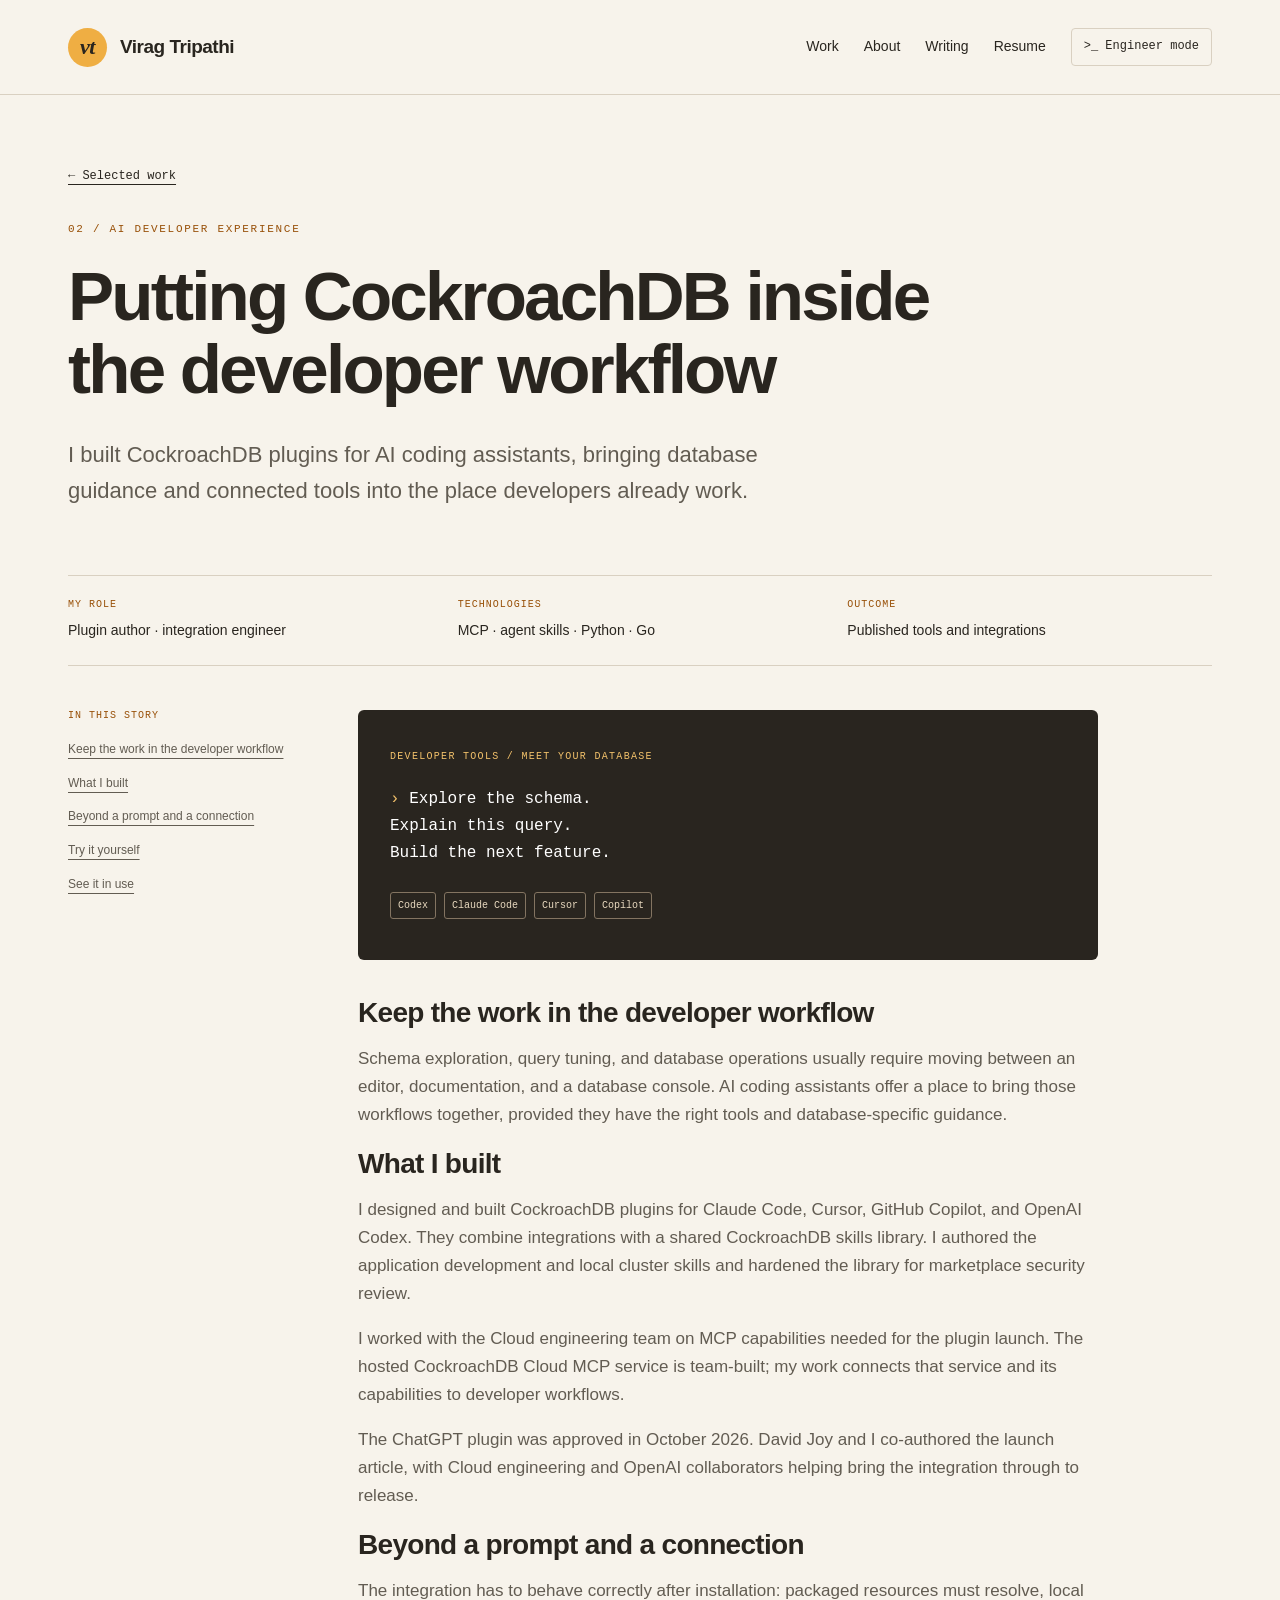
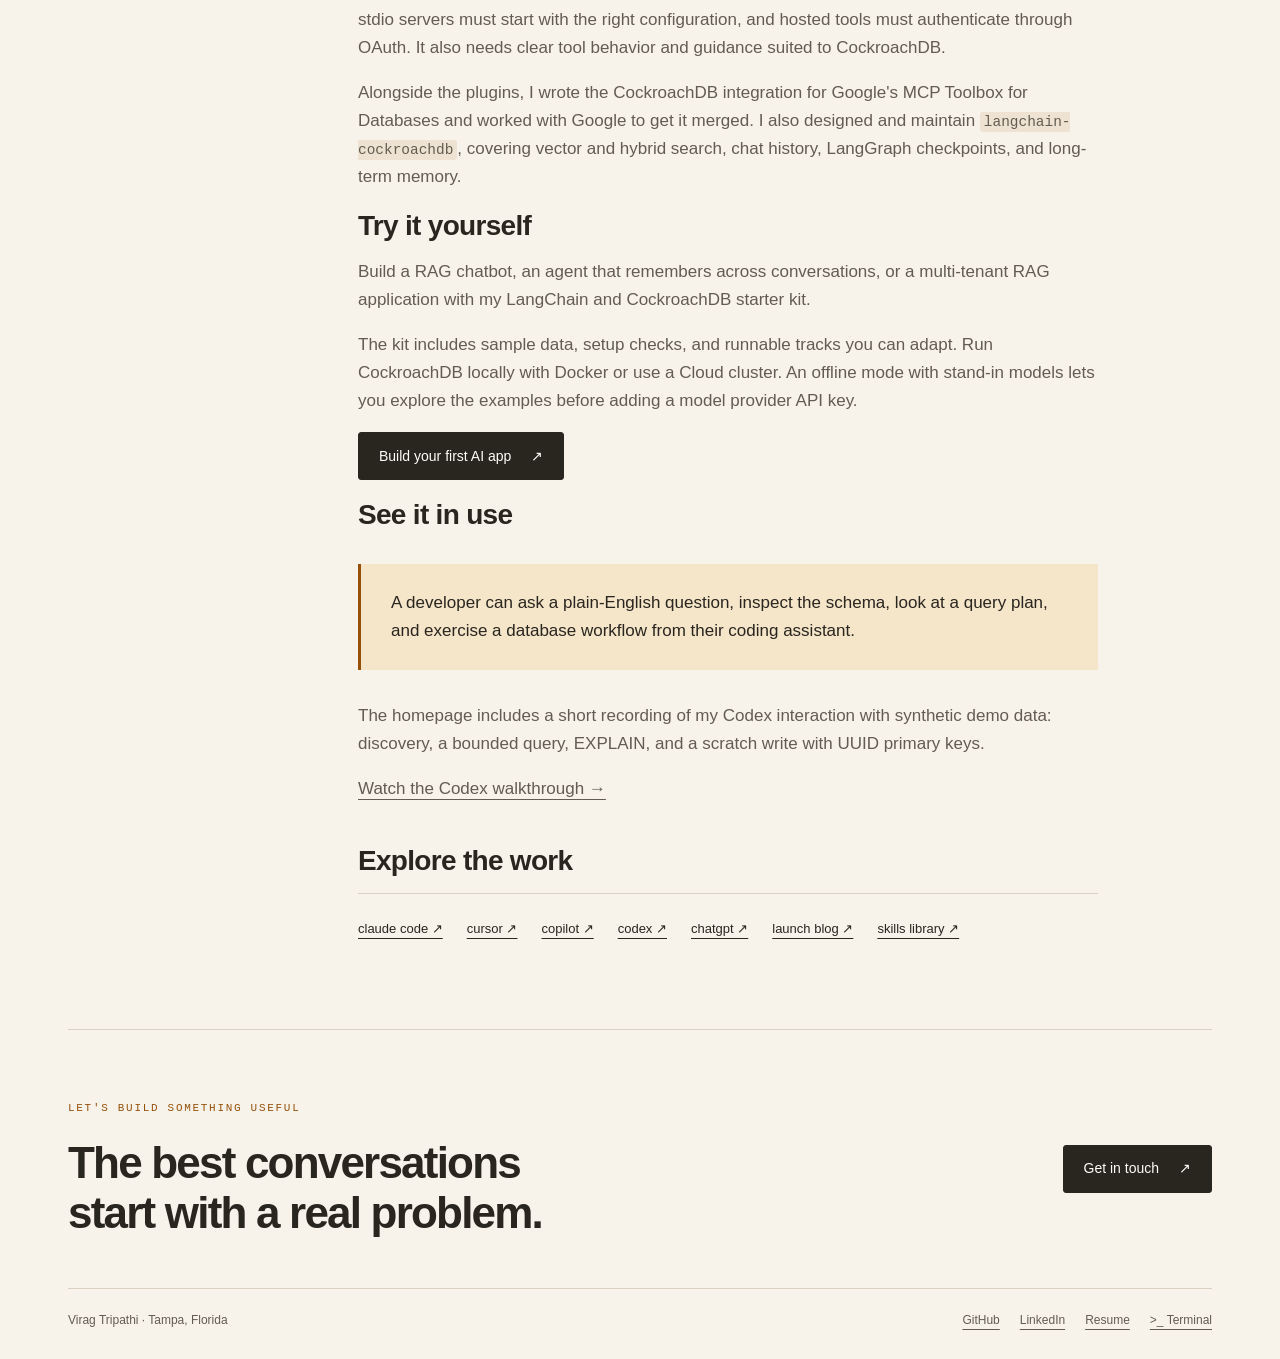
<file: work/ai.html>
<!doctype html>
<html lang="en">
<head>
<meta charset="utf-8">
<meta name="viewport" content="width=device-width,initial-scale=1">
<title>Putting CockroachDB inside the developer workflow — Virag Tripathi</title>
<meta name="description" content="I built CockroachDB plugins for AI coding assistants, bringing database guidance and connected tools into the place developers already work.">
<link rel="canonical" href="https://viragtripathi.github.io/work/ai.html">
<meta property="og:type" content="website">
<meta property="og:title" content="Putting CockroachDB inside the developer workflow — Virag Tripathi">
<meta property="og:description" content="I built CockroachDB plugins for AI coding assistants, bringing database guidance and connected tools into the place developers already work.">
<meta property="og:url" content="https://viragtripathi.github.io/work/ai.html">
<meta property="og:image" content="https://viragtripathi.github.io/assets/social-preview.png">
<meta property="og:image:width" content="1200">
<meta property="og:image:height" content="630">
<meta property="og:image:alt" content="Virag Tripathi — From customer challenge to production. Sales engineering, applied AI, and customer delivery.">
<meta name="twitter:card" content="summary_large_image">
<meta name="theme-color" content="#29251f">
<link rel="icon" href="../assets/favicon.svg" type="image/svg+xml">
<link rel="stylesheet" href="../assets/site.css">
<script src="../assets/site.js" defer>
</script>
</head>
<body>
<a class="skip" href="#main">Skip to content</a>
<header class="site-header">
<nav class="nav wrap" aria-label="Main navigation">
<a class="brand" href="../index.html">
<span class="monogram" aria-hidden="true">vt</span>Virag Tripathi</a>
<div class="nav-links">
<a href="../index.html#work">Work</a>
<a href="../index.html#about">About</a>
<a href="../index.html#writing">Writing</a>
<a href="../resume.html">Resume</a>
<a class="engineer" href="../terminal.html">
<span aria-hidden="true">&gt;_</span> Engineer mode</a>
</div>
</nav>
</header>
<main id="main" class="wrap">
<div class="case-hero">
<a class="back" href="../index.html#work">← Selected work</a>
<p class="eyebrow">02 / AI developer experience</p>
<h1>Putting CockroachDB inside the developer workflow</h1>
<p class="lead">I built CockroachDB plugins for AI coding assistants, bringing database guidance and connected tools into the place developers already work.</p>
</div>
<div class="case-meta">
<div>
<b>My role</b>Plugin author · integration engineer</div>
<div>
<b>Technologies</b>MCP · agent skills · Python · Go</div>
<div>
<b>Outcome</b>Published tools and integrations</div>
</div>
<div class="story">
<aside aria-label="On this page">
<span class="tag">In this story</span>
<a href="#problem">Keep the work in the developer workflow</a>
<a href="#built">What I built</a>
<a href="#engineering">Beyond a prompt and a connection</a>
<a href="#try-it">Try it yourself</a>
<a href="#result">See it in use</a>
</aside>
<div class="prose">
<div class="case-visual">
<div class="case-art ai">
<div class="art-label">Developer tools / meet your database</div>
<div class="code-prompt">Explore the schema.<br>Explain this query.<br>Build the next feature.</div>
<div class="tool-tags">
<span>Codex</span>
<span>Claude Code</span>
<span>Cursor</span>
<span>Copilot</span>
</div>
</div>
</div>
<section id="problem">
<h2>Keep the work in the developer workflow</h2>
<p>Schema exploration, query tuning, and database operations usually require moving between an editor, documentation, and a database console. AI coding assistants offer a place to bring those workflows together, provided they have the right tools and database-specific guidance.</p>
</section>
<section id="built">
<h2>What I built</h2>
<p>I designed and built CockroachDB plugins for Claude Code, Cursor, GitHub Copilot, and OpenAI Codex. They combine integrations with a shared CockroachDB skills library. I authored the application development and local cluster skills and hardened the library for marketplace security review.</p>
<p>I worked with the Cloud engineering team on MCP capabilities needed for the plugin launch. The hosted CockroachDB Cloud MCP service is team-built; my work connects that service and its capabilities to developer workflows.</p>
<p>The ChatGPT plugin was approved in October 2026. David Joy and I co-authored the launch article, with Cloud engineering and OpenAI collaborators helping bring the integration through to release.</p>
</section>
<section id="engineering">
<h2>Beyond a prompt and a connection</h2>
<p>The integration has to behave correctly after installation: packaged resources must resolve, local stdio servers must start with the right configuration, and hosted tools must authenticate through OAuth. It also needs clear tool behavior and guidance suited to CockroachDB.</p>
<p>Alongside the plugins, I wrote the CockroachDB integration for Google's MCP Toolbox for Databases and worked with Google to get it merged. I also designed and maintain <code>langchain-cockroachdb</code>, covering vector and hybrid search, chat history, LangGraph checkpoints, and long-term memory.</p>
</section>
<section id="try-it">
<h2>Try it yourself</h2>
<p>Build a RAG chatbot, an agent that remembers across conversations, or a multi-tenant RAG application with my LangChain and CockroachDB starter kit.</p>
<p>The kit includes sample data, setup checks, and runnable tracks you can adapt. Run CockroachDB locally with Docker or use a Cloud cluster. An offline mode with stand-in models lets you explore the examples before adding a model provider API key.</p>
<p>
<a class="button" href="https://github.com/viragtripathi/langchain-cockroachdb-hackathon">Build your first AI app <span aria-hidden="true">↗</span>
</a>
</p>
</section>
<section id="result">
<h2>See it in use</h2>
<div class="outcome">
<p>A developer can ask a plain-English question, inspect the schema, look at a query plan, and exercise a database workflow from their coding assistant.</p>
</div>
<p>The homepage includes a short recording of my Codex interaction with synthetic demo data: discovery, a bounded query, EXPLAIN, and a scratch write with UUID primary keys.</p>
<p>
<a href="../index.html#demo">Watch the Codex walkthrough →</a>
</p>
</section>
<h2>Explore the work</h2>
<div class="resources">
<a href="https://github.com/cockroachdb/claude-plugin">claude code ↗</a>
<a href="https://github.com/cockroachdb/cursor-plugin">cursor ↗</a>
<a href="https://github.com/cockroachdb/copilot-plugin">copilot ↗</a>
<a href="https://github.com/cockroachdb/codex-plugin">codex ↗</a>
<a href="https://chatgpt.com/plugins/plugin_asdk_app_6ae160c3d9e48191aaeffd03cc5ef09d">chatgpt ↗</a>
<a href="https://www.cockroachlabs.com/blog/cockroachdb-plugin-for-chatgpt-and-codex/">launch blog ↗</a>
<a href="https://github.com/cockroachlabs/cockroachdb-skills">skills library ↗</a>
</div>
</div>
</div>
</main>
<div class="wrap">
<section class="contact" id="contact">
<div>
<p class="eyebrow">Let's build something useful</p>
<h2>The best conversations<br>start with a real problem.</h2>
</div>
<a class="button" href="mailto:virag.tripathi@gmail.com">Get in touch <span aria-hidden="true">↗</span>
</a>
</section>
<footer class="footer">
<span>Virag Tripathi · Tampa, Florida</span>
<div>
<a href="https://github.com/viragtripathi">GitHub</a>
<a href="https://www.linkedin.com/in/virag">LinkedIn</a>
<a href="../resume.html">Resume</a>
<a href="../terminal.html">&gt;_ Terminal</a>
</div>
</footer>
</div>
</body>
</html>
</file>
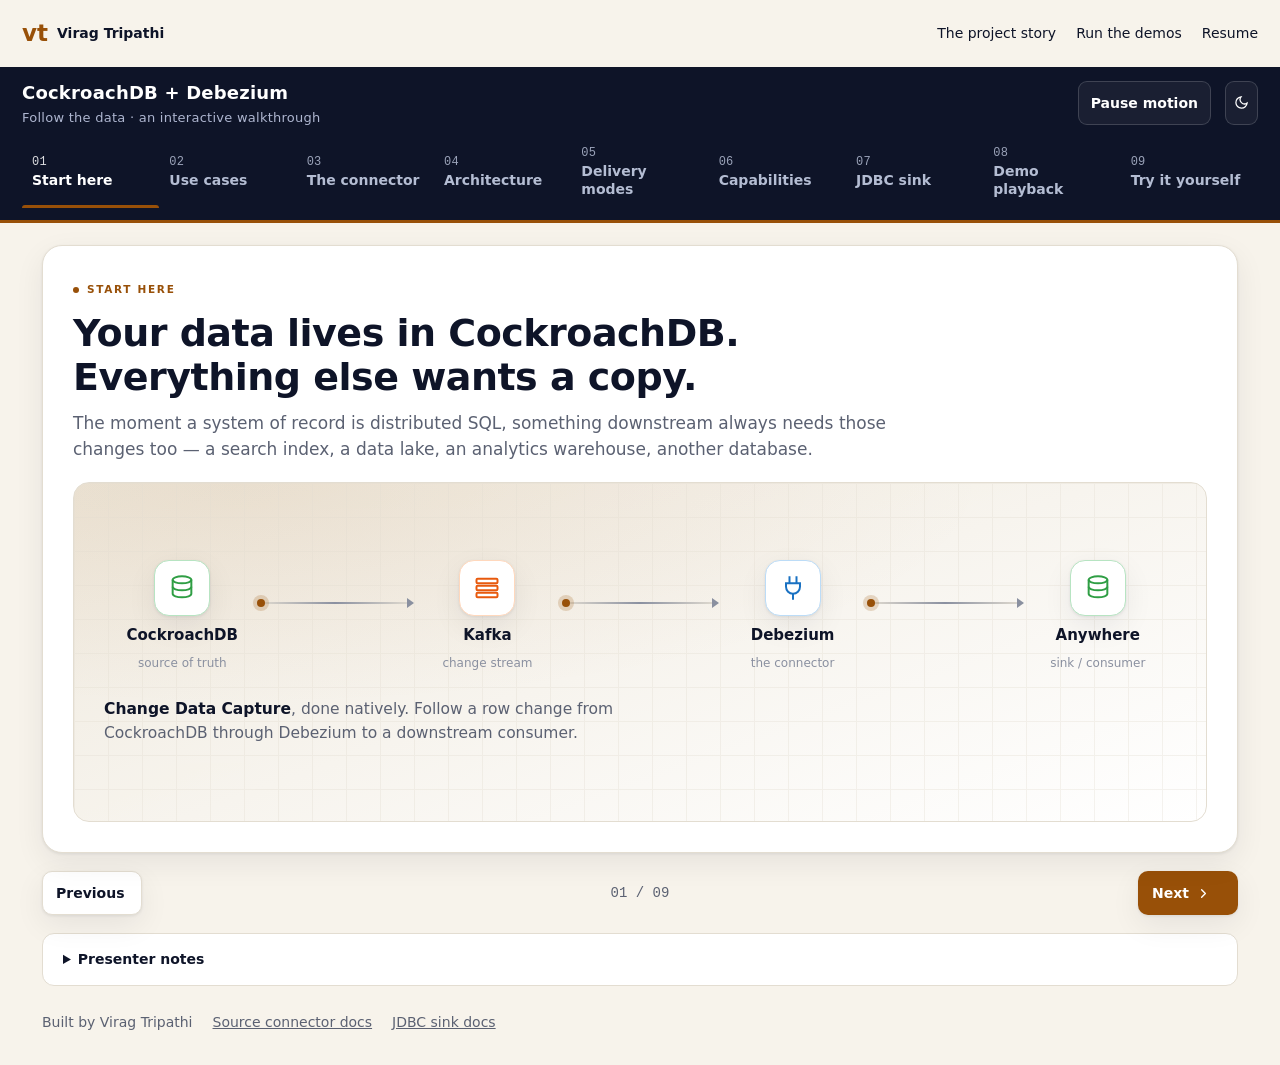
<file: work/debezium-explainer.html>
<!doctype html>
<html lang="en"><head><meta charset="utf-8"><meta name="viewport" content="width=device-width,initial-scale=1">
<title>CockroachDB + Debezium: interactive walkthrough — Virag Tripathi</title>
<meta name="description" content="Explore how CockroachDB changes move through Debezium. Compare deployment modes, inspect the pipeline, and follow a demo before running it yourself.">
<link rel="canonical" href="https://viragtripathi.github.io/work/debezium-explainer.html">
<meta property="og:title" content="CockroachDB + Debezium: follow the data">
<meta property="og:description" content="An interactive walkthrough by Virag Tripathi. Explore the architecture, compare deployment modes, and try the demos.">
<meta property="og:type" content="website"><meta property="og:url" content="https://viragtripathi.github.io/work/debezium-explainer.html">
<meta property="og:image" content="https://viragtripathi.github.io/assets/social-preview.png"><meta name="twitter:card" content="summary_large_image">
<link rel="icon" href="../assets/favicon.svg"><link rel="stylesheet" href="../assets/debezium-explainer.css">
<script src="../assets/debezium-explainer.js" defer></script></head><body>
<a class="skip" href="#main">Skip to walkthrough</a>
<nav class="portfolio-nav" aria-label="Portfolio navigation"><a class="portfolio-brand" href="../index.html"><span class="monogram">vt</span> Virag Tripathi</a><a href="debezium.html">The project story</a><a href="https://github.com/viragtripathi/debezium-cockroachdb-examples">Run the demos</a><a href="../resume.html">Resume</a></nav>
<header class="top"><div class="top-in"><div class="top-row"><div class="brand"><div><h1>CockroachDB + Debezium</h1><div class="sub">Follow the data · an interactive walkthrough</div></div></div><div class="spacer"></div><button class="hbtn" id="motionBtn" aria-pressed="false">Pause motion</button><button class="hbtn icon" id="themeBtn" aria-label="Dark mode" aria-pressed="false"><svg viewBox="0 0 24 24" fill="none" stroke="currentColor" stroke-width="2"></svg></button></div><nav class="timeline" id="timeline" aria-label="Walkthrough chapters"></nav></div></header>
<main id="main" class="stage-wrap"><p id="chapterStatus" class="sr-only" role="status" aria-live="polite"></p><section class="stage pad-lg" id="stage" aria-label="Current chapter"></section>
<div class="chapter-controls"><button class="pbtn" id="prevBtn">Previous</button><span class="chapter-count" id="scTc">01 / 09</span><button class="pbtn primary" id="nextBtn">Next</button></div>
<details class="presenter"><summary>Presenter notes</summary><div class="sc-body" id="scBody"></div></details>
<noscript><p>This walkthrough needs JavaScript. You can still <a href="debezium.html">read the project story</a> or <a href="https://github.com/viragtripathi/debezium-cockroachdb-examples">run the examples</a>.</p></noscript></main>
<footer class="walkthrough-footer"><span>Built by Virag Tripathi</span><a href="https://debezium.io/documentation/reference/stable/connectors/cockroachdb.html">Source connector docs</a><a href="https://debezium.io/documentation/reference/stable/connectors/jdbc.html#cockroachdb-sink-targets">JDBC sink docs</a></footer>
<div class="toast" id="toast" role="status"></div></body></html>
</file>
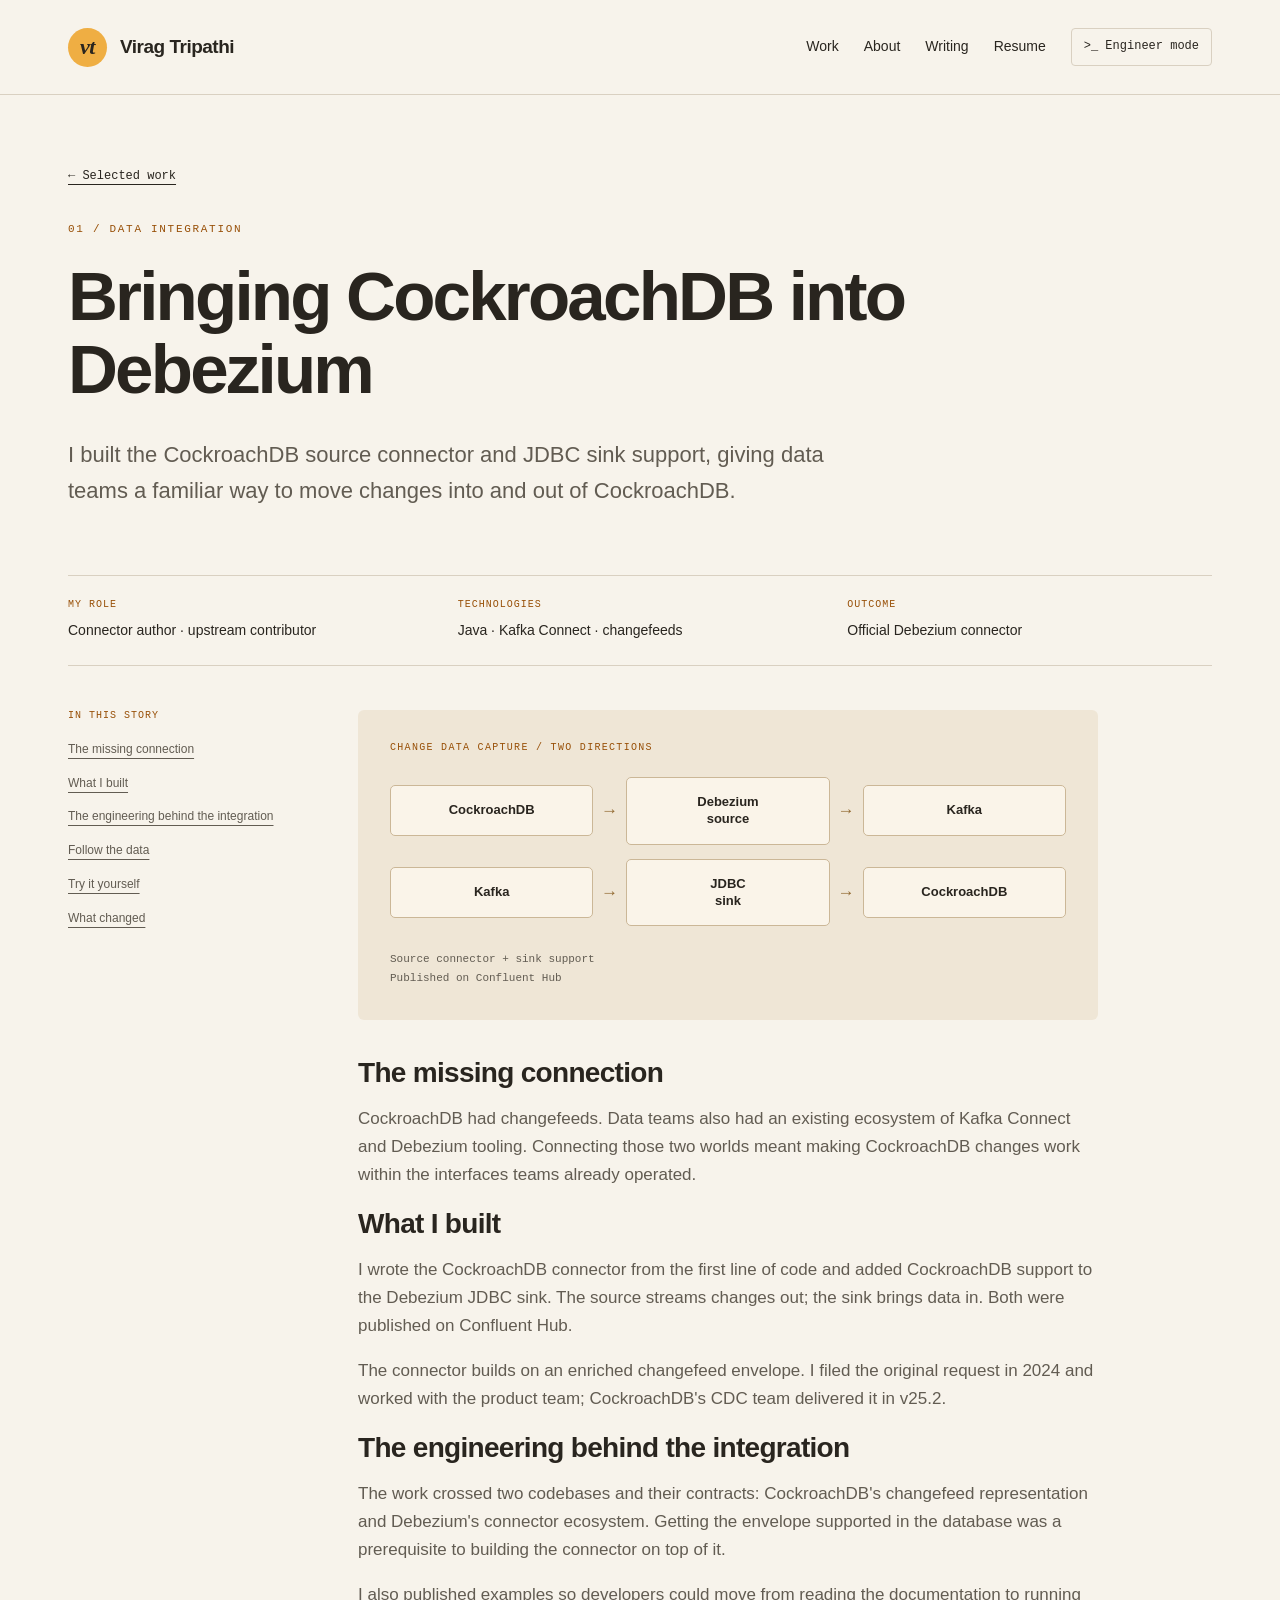
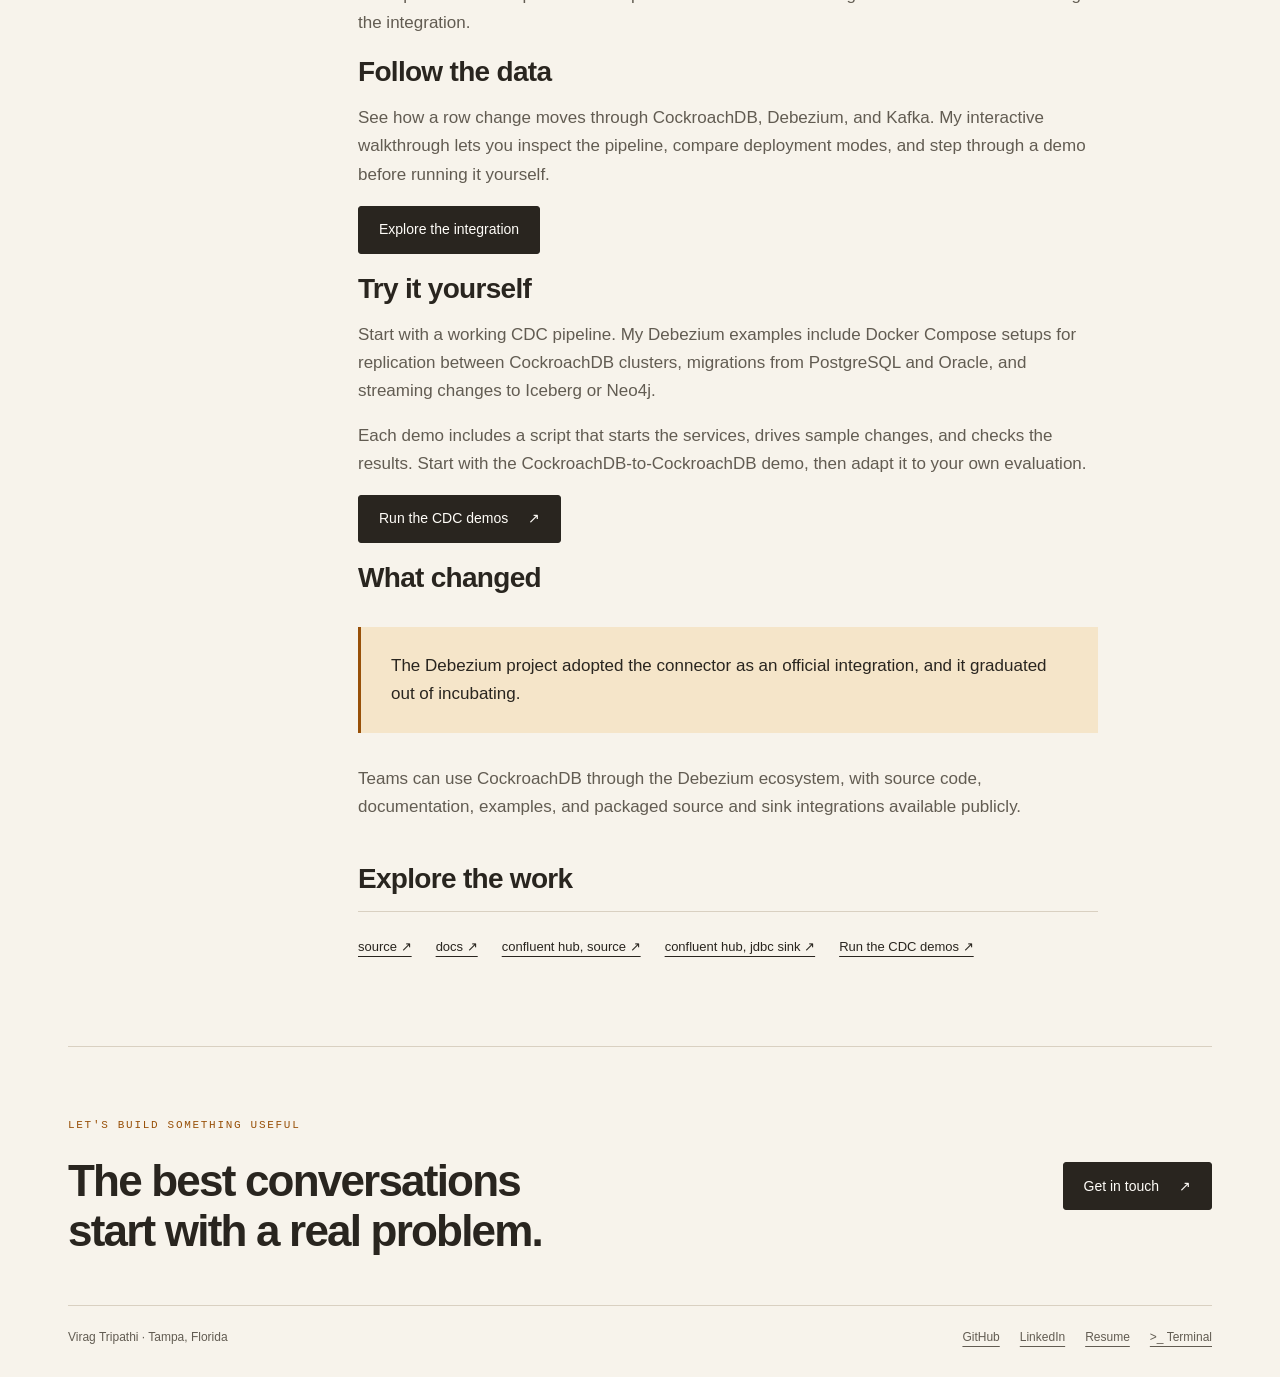
<file: work/debezium.html>
<!doctype html>
<html lang="en">
<head>
<meta charset="utf-8">
<meta name="viewport" content="width=device-width,initial-scale=1">
<title>Bringing CockroachDB into Debezium — Virag Tripathi</title>
<meta name="description" content="I built the CockroachDB source connector and JDBC sink support, giving data teams a familiar way to move changes into and out of CockroachDB.">
<link rel="canonical" href="https://viragtripathi.github.io/work/debezium.html">
<meta property="og:type" content="website">
<meta property="og:title" content="Bringing CockroachDB into Debezium — Virag Tripathi">
<meta property="og:description" content="I built the CockroachDB source connector and JDBC sink support, giving data teams a familiar way to move changes into and out of CockroachDB.">
<meta property="og:url" content="https://viragtripathi.github.io/work/debezium.html">
<meta property="og:image" content="https://viragtripathi.github.io/assets/social-preview.png">
<meta property="og:image:width" content="1200">
<meta property="og:image:height" content="630">
<meta property="og:image:alt" content="Virag Tripathi — From customer challenge to production. Sales engineering, applied AI, and customer delivery.">
<meta name="twitter:card" content="summary_large_image">
<meta name="theme-color" content="#29251f">
<link rel="icon" href="../assets/favicon.svg" type="image/svg+xml">
<link rel="stylesheet" href="../assets/site.css">
<script src="../assets/site.js" defer>
</script>
</head>
<body>
<a class="skip" href="#main">Skip to content</a>
<header class="site-header">
<nav class="nav wrap" aria-label="Main navigation">
<a class="brand" href="../index.html">
<span class="monogram" aria-hidden="true">vt</span>Virag Tripathi</a>
<div class="nav-links">
<a href="../index.html#work">Work</a>
<a href="../index.html#about">About</a>
<a href="../index.html#writing">Writing</a>
<a href="../resume.html">Resume</a>
<a class="engineer" href="../terminal.html">
<span aria-hidden="true">&gt;_</span> Engineer mode</a>
</div>
</nav>
</header>
<main id="main" class="wrap">
<div class="case-hero">
<a class="back" href="../index.html#work">← Selected work</a>
<p class="eyebrow">01 / Data integration</p>
<h1>Bringing CockroachDB into Debezium</h1>
<p class="lead">I built the CockroachDB source connector and JDBC sink support, giving data teams a familiar way to move changes into and out of CockroachDB.</p>
</div>
<div class="case-meta">
<div>
<b>My role</b>Connector author · upstream contributor</div>
<div>
<b>Technologies</b>Java · Kafka Connect · changefeeds</div>
<div>
<b>Outcome</b>Official Debezium connector</div>
</div>
<div class="story">
<aside aria-label="On this page">
<span class="tag">In this story</span>
<a href="#problem">The missing connection</a>
<a href="#built">What I built</a>
<a href="#engineering">The engineering behind the integration</a>
<a href="#explore">Follow the data</a>
<a href="#try-it">Try it yourself</a>
<a href="#result">What changed</a>
</aside>
<div class="prose">
<div class="case-visual">
<div class="case-art">
<div class="art-label">Change data capture / two directions</div>
<div class="flow">
<b>CockroachDB</b>
<span aria-hidden="true">→</span>
<b>Debezium<br>source</b>
<span aria-hidden="true">→</span>
<b>Kafka</b>
</div>
<div class="flow" style="margin-top:14px">
<b>Kafka</b>
<span aria-hidden="true">→</span>
<b>JDBC<br>sink</b>
<span aria-hidden="true">→</span>
<b>CockroachDB</b>
</div>
<small>Source connector + sink support<br>Published on Confluent Hub</small>
</div>
</div>
<section id="problem">
<h2>The missing connection</h2>
<p>CockroachDB had changefeeds. Data teams also had an existing ecosystem of Kafka Connect and Debezium tooling. Connecting those two worlds meant making CockroachDB changes work within the interfaces teams already operated.</p>
</section>
<section id="built">
<h2>What I built</h2>
<p>I wrote the CockroachDB connector from the first line of code and added CockroachDB support to the Debezium JDBC sink. The source streams changes out; the sink brings data in. Both were published on Confluent Hub.</p>
<p>The connector builds on an enriched changefeed envelope. I filed the original request in 2024 and worked with the product team; CockroachDB's CDC team delivered it in v25.2.</p>
</section>
<section id="engineering">
<h2>The engineering behind the integration</h2>
<p>The work crossed two codebases and their contracts: CockroachDB's changefeed representation and Debezium's connector ecosystem. Getting the envelope supported in the database was a prerequisite to building the connector on top of it.</p>
<p>I also published examples so developers could move from reading the documentation to running the integration.</p>
</section>
<section id="explore">
<h2>Follow the data</h2>
<p>See how a row change moves through CockroachDB, Debezium, and Kafka. My interactive walkthrough lets you inspect the pipeline, compare deployment modes, and step through a demo before running it yourself.</p>
<p>
<a class="button" href="debezium-explainer.html">Explore the integration</a>
</p>
</section>
<section id="try-it">
<h2>Try it yourself</h2>
<p>Start with a working CDC pipeline. My Debezium examples include Docker Compose setups for replication between CockroachDB clusters, migrations from PostgreSQL and Oracle, and streaming changes to Iceberg or Neo4j.</p>
<p>Each demo includes a script that starts the services, drives sample changes, and checks the results. Start with the CockroachDB-to-CockroachDB demo, then adapt it to your own evaluation.</p>
<p>
<a class="button" href="https://github.com/viragtripathi/debezium-cockroachdb-examples">Run the CDC demos <span aria-hidden="true">↗</span>
</a>
</p>
</section>
<section id="result">
<h2>What changed</h2>
<div class="outcome">
<p>The Debezium project adopted the connector as an official integration, and it graduated out of incubating.</p>
</div>
<p>Teams can use CockroachDB through the Debezium ecosystem, with source code, documentation, examples, and packaged source and sink integrations available publicly.</p>
</section>
<h2>Explore the work</h2>
<div class="resources">
<a href="https://github.com/debezium/debezium-connector-cockroachdb">source ↗</a>
<a href="https://debezium.io/documentation/reference/stable/connectors/cockroachdb.html">docs ↗</a>
<a href="https://www.confluent.io/hub/cockroachdb/debezium-connector-cockroachdb">confluent hub, source ↗</a>
<a href="https://www.confluent.io/hub/cockroachdb/debezium-connector-jdbc">confluent hub, jdbc sink ↗</a>
<a href="https://github.com/viragtripathi/debezium-cockroachdb-examples">Run the CDC demos ↗</a>
</div>
</div>
</div>
</main>
<div class="wrap">
<section class="contact" id="contact">
<div>
<p class="eyebrow">Let's build something useful</p>
<h2>The best conversations<br>start with a real problem.</h2>
</div>
<a class="button" href="mailto:virag.tripathi@gmail.com">Get in touch <span aria-hidden="true">↗</span>
</a>
</section>
<footer class="footer">
<span>Virag Tripathi · Tampa, Florida</span>
<div>
<a href="https://github.com/viragtripathi">GitHub</a>
<a href="https://www.linkedin.com/in/virag">LinkedIn</a>
<a href="../resume.html">Resume</a>
<a href="../terminal.html">&gt;_ Terminal</a>
</div>
</footer>
</div>
</body>
</html>
</file>
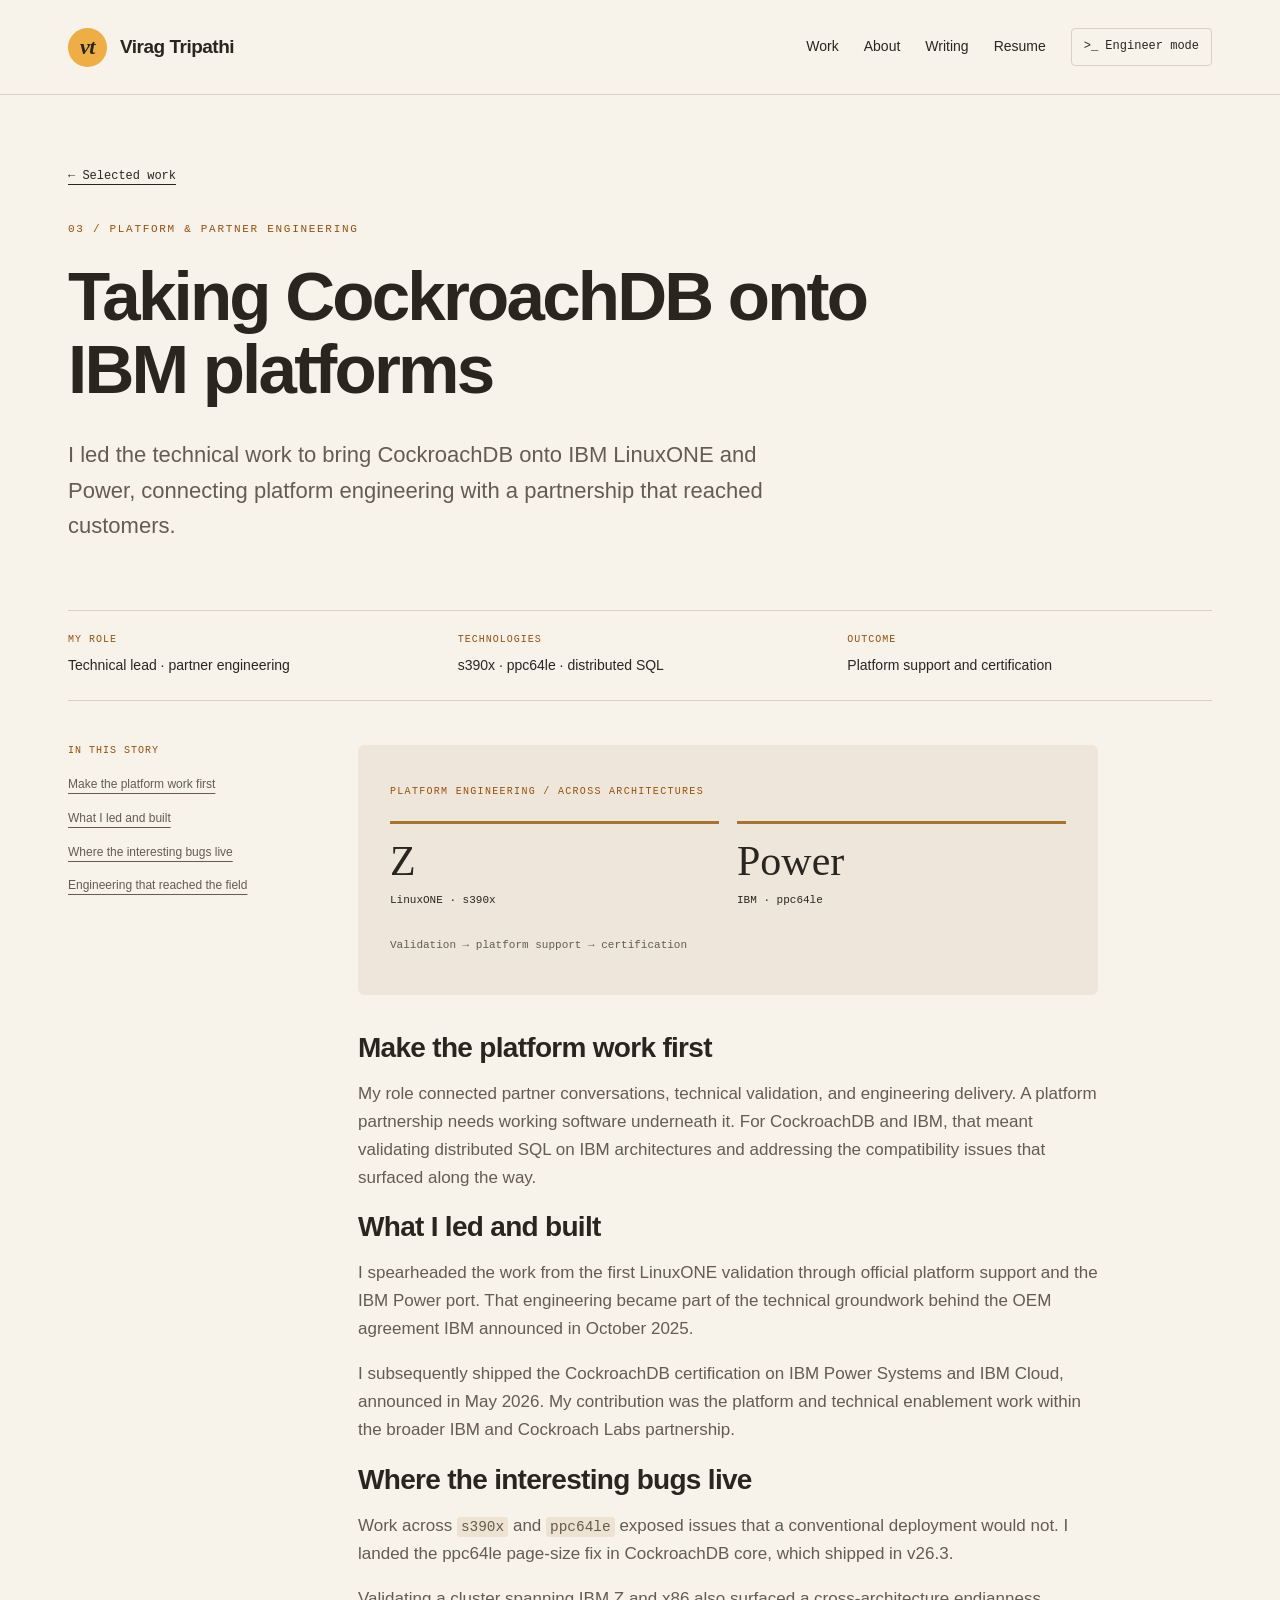
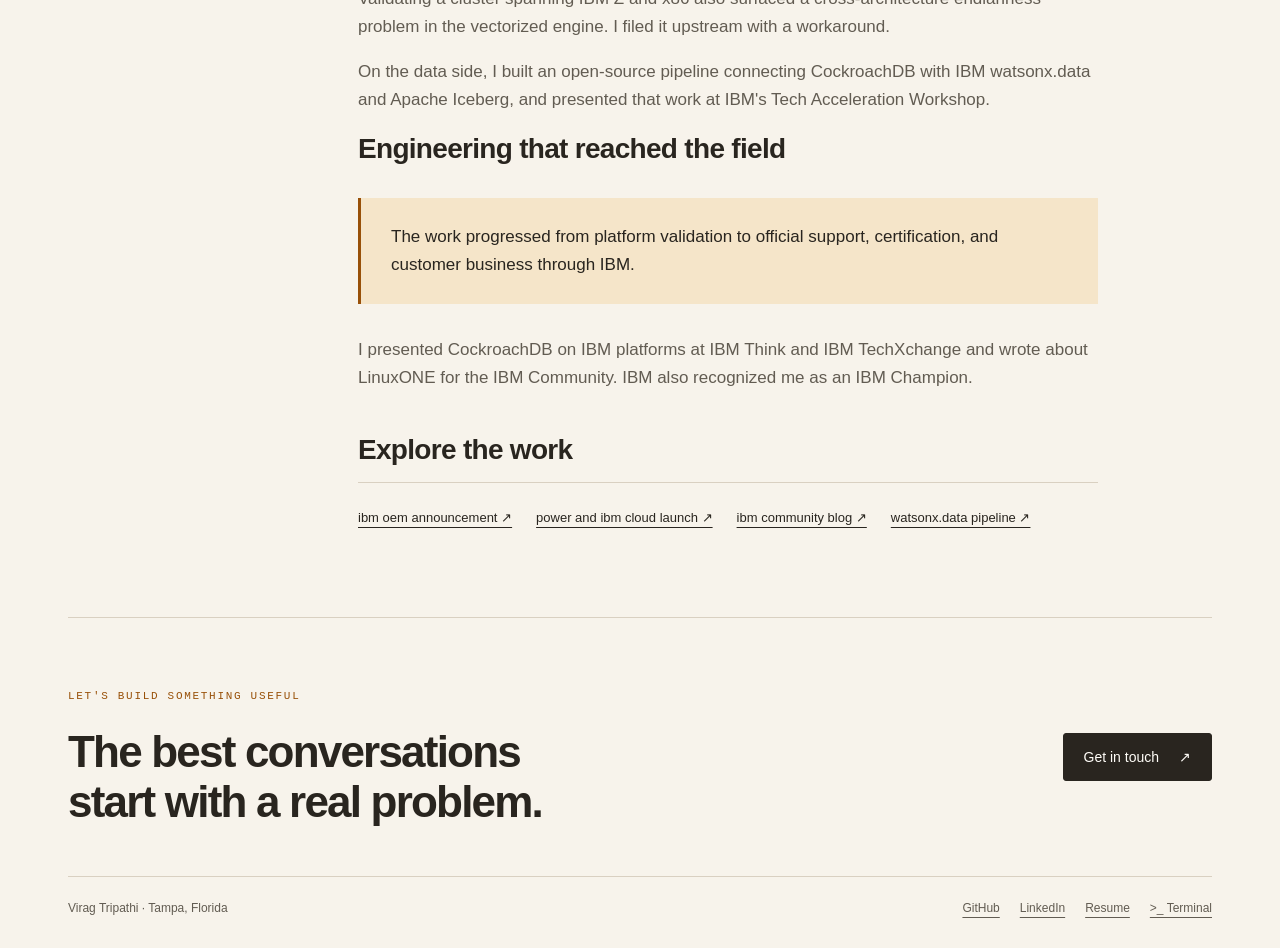
<file: work/ibm.html>
<!doctype html>
<html lang="en">
<head>
<meta charset="utf-8">
<meta name="viewport" content="width=device-width,initial-scale=1">
<title>Taking CockroachDB onto IBM platforms — Virag Tripathi</title>
<meta name="description" content="I led the technical work to bring CockroachDB onto IBM LinuxONE and Power, connecting platform engineering with a partnership that reached customers.">
<link rel="canonical" href="https://viragtripathi.github.io/work/ibm.html">
<meta property="og:type" content="website">
<meta property="og:title" content="Taking CockroachDB onto IBM platforms — Virag Tripathi">
<meta property="og:description" content="I led the technical work to bring CockroachDB onto IBM LinuxONE and Power, connecting platform engineering with a partnership that reached customers.">
<meta property="og:url" content="https://viragtripathi.github.io/work/ibm.html">
<meta property="og:image" content="https://viragtripathi.github.io/assets/social-preview.png">
<meta property="og:image:width" content="1200">
<meta property="og:image:height" content="630">
<meta property="og:image:alt" content="Virag Tripathi — From customer challenge to production. Sales engineering, applied AI, and customer delivery.">
<meta name="twitter:card" content="summary_large_image">
<meta name="theme-color" content="#29251f">
<link rel="icon" href="../assets/favicon.svg" type="image/svg+xml">
<link rel="stylesheet" href="../assets/site.css">
<script src="../assets/site.js" defer>
</script>
</head>
<body>
<a class="skip" href="#main">Skip to content</a>
<header class="site-header">
<nav class="nav wrap" aria-label="Main navigation">
<a class="brand" href="../index.html">
<span class="monogram" aria-hidden="true">vt</span>Virag Tripathi</a>
<div class="nav-links">
<a href="../index.html#work">Work</a>
<a href="../index.html#about">About</a>
<a href="../index.html#writing">Writing</a>
<a href="../resume.html">Resume</a>
<a class="engineer" href="../terminal.html">
<span aria-hidden="true">&gt;_</span> Engineer mode</a>
</div>
</nav>
</header>
<main id="main" class="wrap">
<div class="case-hero">
<a class="back" href="../index.html#work">← Selected work</a>
<p class="eyebrow">03 / Platform & partner engineering</p>
<h1>Taking CockroachDB onto IBM platforms</h1>
<p class="lead">I led the technical work to bring CockroachDB onto IBM LinuxONE and Power, connecting platform engineering with a partnership that reached customers.</p>
</div>
<div class="case-meta">
<div>
<b>My role</b>Technical lead · partner engineering</div>
<div>
<b>Technologies</b>s390x · ppc64le · distributed SQL</div>
<div>
<b>Outcome</b>Platform support and certification</div>
</div>
<div class="story">
<aside aria-label="On this page">
<span class="tag">In this story</span>
<a href="#problem">Make the platform work first</a>
<a href="#built">What I led and built</a>
<a href="#engineering">Where the interesting bugs live</a>
<a href="#result">Engineering that reached the field</a>
</aside>
<div class="prose">
<div class="case-visual">
<div class="case-art ibm">
<div class="art-label">Platform engineering / across architectures</div>
<div class="platforms">
<div>
<b>Z</b>
<span>LinuxONE · s390x</span>
</div>
<div>
<b>Power</b>
<span>IBM · ppc64le</span>
</div>
</div>
<small>Validation → platform support → certification</small>
</div>
</div>
<section id="problem">
<h2>Make the platform work first</h2>
<p>My role connected partner conversations, technical validation, and engineering delivery. A platform partnership needs working software underneath it. For CockroachDB and IBM, that meant validating distributed SQL on IBM architectures and addressing the compatibility issues that surfaced along the way.</p>
</section>
<section id="built">
<h2>What I led and built</h2>
<p>I spearheaded the work from the first LinuxONE validation through official platform support and the IBM Power port. That engineering became part of the technical groundwork behind the OEM agreement IBM announced in October 2025.</p>
<p>I subsequently shipped the CockroachDB certification on IBM Power Systems and IBM Cloud, announced in May 2026. My contribution was the platform and technical enablement work within the broader IBM and Cockroach Labs partnership.</p>
</section>
<section id="engineering">
<h2>Where the interesting bugs live</h2>
<p>Work across <code>s390x</code> and <code>ppc64le</code> exposed issues that a conventional deployment would not. I landed the ppc64le page-size fix in CockroachDB core, which shipped in v26.3.</p>
<p>Validating a cluster spanning IBM Z and x86 also surfaced a cross-architecture endianness problem in the vectorized engine. I filed it upstream with a workaround.</p>
<p>On the data side, I built an open-source pipeline connecting CockroachDB with IBM watsonx.data and Apache Iceberg, and presented that work at IBM's Tech Acceleration Workshop.</p>
</section>
<section id="result">
<h2>Engineering that reached the field</h2>
<div class="outcome">
<p>The work progressed from platform validation to official support, certification, and customer business through IBM.</p>
</div>
<p>I presented CockroachDB on IBM platforms at IBM Think and IBM TechXchange and wrote about LinuxONE for the IBM Community. IBM also recognized me as an IBM Champion.</p>
</section>
<h2>Explore the work</h2>
<div class="resources">
<a href="https://www.cockroachlabs.com/blog/ibm-oems-cockroachdb/">ibm oem announcement ↗</a>
<a href="https://www.prnewswire.com/news-releases/cockroachdb-brings-distributed-sql-to-ibm-power-and-ibm-cloud-302770969.html">power and ibm cloud launch ↗</a>
<a href="https://community.ibm.com/community/user/blogs/virag-tripathi/2026/07/16/cockroachdb-on-ibm-linuxone-distributed-sql-for-ai">ibm community blog ↗</a>
<a href="https://github.com/viragtripathi/cockroachdb-watsonx-data-pipeline">watsonx.data pipeline ↗</a>
</div>
</div>
</div>
</main>
<div class="wrap">
<section class="contact" id="contact">
<div>
<p class="eyebrow">Let's build something useful</p>
<h2>The best conversations<br>start with a real problem.</h2>
</div>
<a class="button" href="mailto:virag.tripathi@gmail.com">Get in touch <span aria-hidden="true">↗</span>
</a>
</section>
<footer class="footer">
<span>Virag Tripathi · Tampa, Florida</span>
<div>
<a href="https://github.com/viragtripathi">GitHub</a>
<a href="https://www.linkedin.com/in/virag">LinkedIn</a>
<a href="../resume.html">Resume</a>
<a href="../terminal.html">&gt;_ Terminal</a>
</div>
</footer>
</div>
</body>
</html>
</file>
<file: assets/site.css>
:root{--paper:#f7f3eb;--ink:#29251f;--muted:#625c52;--accent:#985008;--accent-light:#f3c26b;--line:#d9d0c1;--white:#fffdf8;--mono:ui-monospace,SFMono-Regular,Consolas,monospace;--sans:Inter,'Helvetica Neue',Arial,sans-serif}
*{box-sizing:border-box}
html{scroll-behavior:smooth;scroll-padding-top:100px}
body{margin:0;background:var(--paper);color:var(--ink);font-family:var(--sans);font-size:17px;line-height:1.65}
a{color:inherit;text-decoration-thickness:1px;text-underline-offset:5px}
a:hover{color:var(--accent)}
button,input{font:inherit}
button,a{-webkit-tap-highlight-color:transparent}
a:focus-visible,button:focus-visible,input:focus-visible,summary:focus-visible{outline:3px solid #a75a0b;outline-offset:5px}
::selection{background:var(--accent-light);color:var(--ink)}
.wrap{max-width:1240px;margin:auto;padding:0 48px}
.skip{position:absolute;left:20px;top:-80px;background:var(--white);padding:12px;z-index:20}
.skip:focus{top:10px}
.site-header{border-bottom:1px solid var(--line)}
.nav{min-height:94px;display:flex;align-items:center;justify-content:space-between;gap:24px}
.brand{text-decoration:none;font-weight:750;font-size:19px;letter-spacing:-.5px;display:flex;align-items:center;gap:13px}
.monogram{display:grid;place-items:center;width:39px;height:39px;background:#efae43;color:var(--ink);font-family:Georgia,serif;font-style:italic;font-size:22px;border-radius:50%}
.nav-links{display:flex;gap:25px;align-items:center;font-size:14px}
.nav-links a{text-decoration:none}
.nav-links .engineer{font-family:var(--mono);font-size:12px;border:1px solid var(--line);padding:8px 12px;border-radius:4px}
.eyebrow{font:11px/1.5 var(--mono);letter-spacing:1.7px;text-transform:uppercase;color:var(--accent);margin:0 0 22px;display:flex;align-items:center;gap:10px}
.dot{width:7px;height:7px;flex-shrink:0;background:var(--accent);border-radius:50%}
.hero{padding:84px 0 65px;display:grid;grid-template-columns:1.3fr 1fr;align-items:center;gap:40px}
h1,h2,h3,p{margin-top:0}
h1{font-size:clamp(58px,6.3vw,86px);line-height:1.02;letter-spacing:-5px;font-weight:600;margin-bottom:30px}
h1 em{font-family:Georgia,'Times New Roman',serif;font-weight:400;color:var(--accent)}
.hero .intro{font-size:19px;max-width:500px;color:var(--muted);line-height:1.6}
.hero-role{font-size:13px;color:var(--muted);margin:22px 0 0}
.actions{display:flex;flex-wrap:wrap;align-items:center;gap:14px;margin-top:30px}
.button{display:inline-flex;justify-content:center;align-items:center;gap:20px;min-height:48px;padding:11px 20px;border:1px solid var(--ink);background:var(--ink);color:var(--white);text-decoration:none;font-size:14px;border-radius:3px}
.button:hover{background:var(--accent);color:white;border-color:var(--accent)}
.button.secondary{background:transparent;color:var(--ink);border-color:var(--line)}
.button.secondary:hover{border-color:var(--accent)}
.text-link{font-size:14px;font-weight:600}
.system-map{position:relative;padding:32px 22px 18px;border:1px solid var(--line);border-radius:50% 50% 6px 6px;background:radial-gradient(circle at center,#f5dfbb 0,transparent 65%),radial-gradient(#c4b18f 1px,transparent 1px);background-size:auto,20px 20px;min-height:390px;display:flex;flex-direction:column;justify-content:center;gap:20px}
.map-label{font:10px var(--mono);letter-spacing:1.5px;text-align:center;text-transform:uppercase;color:var(--muted)}
.map-row{display:flex;justify-content:center;gap:12px;position:relative}
.map-node{display:flex;flex-direction:column;align-items:center;justify-content:center;text-align:center;background:var(--white);border:1px solid #cdbb9f;padding:13px 16px;border-radius:6px;font-size:13px;min-width:130px;box-shadow:0 6px 20px #29251f08;text-decoration:none}
.map-node small{font:9px var(--mono);letter-spacing:1px;color:var(--muted);margin-bottom:4px}
.map-core{margin:auto;background:var(--ink);color:var(--white);padding:20px 30px;border:1px solid var(--ink);box-shadow:0 0 0 8px #f7f3eb,0 0 0 9px #cdbb9f}
.map-core:hover{color:white;background:var(--accent)}
.map-core small{color:var(--accent-light)}
.map-lines{height:22px;border-left:1px solid #b89b70;margin:-20px auto;width:1px}
.map-caption{font:10px var(--mono);text-align:center;color:var(--muted);margin:14px 0 0}
.proof{display:grid;grid-template-columns:repeat(3,1fr);border-top:1px solid var(--line);border-bottom:1px solid var(--line);padding:23px 0;gap:24px}
.proof a{text-decoration:none;font-size:15px;font-weight:600}
.proof span{font:10px var(--mono);display:block;color:var(--muted);text-transform:uppercase;letter-spacing:1px;margin-bottom:5px}
.section{padding:90px 0}
.section-head{display:flex;align-items:flex-end;justify-content:space-between;gap:30px;margin-bottom:34px}
.section-head h2,.about h2,.contact h2{font-size:44px;letter-spacing:-1.8px;line-height:1.13;margin:0}
.section-head p{max-width:340px;font-size:15px;color:var(--muted);margin:0}
.section-head .eyebrow{margin-bottom:14px}
.case-row{display:grid;grid-template-columns:1fr 1.05fr;gap:56px;padding:40px 0;border-top:1px solid var(--line);align-items:center}
.case-art{min-height:250px;position:relative;overflow:hidden;background:#efe6d6;border-radius:6px;padding:32px;display:flex;flex-direction:column;justify-content:center}
.case-art .art-label{font:10px var(--mono);letter-spacing:1.3px;text-transform:uppercase;margin-bottom:24px;color:var(--accent)}
.flow{display:flex;align-items:center;justify-content:space-between;gap:8px}
.flow b{border:1px solid #cbb797;background:#faf4e9;border-radius:5px;padding:16px 12px;font-size:13px;line-height:1.3;text-align:center;flex:1}
.flow span{color:#926a32}
.case-art small{margin-top:24px;font:11px/1.7 var(--mono);color:var(--muted)}
.case-art.ai{background:var(--ink);color:var(--paper)}
.case-art.ai .art-label{color:var(--accent-light)}
.code-prompt{font:16px/1.7 var(--mono);margin-bottom:24px;color:white}
.code-prompt::before{content:'› ';color:var(--accent-light)}
.tool-tags{display:flex;flex-wrap:wrap;gap:8px}
.tool-tags span{font:10px var(--mono);border:1px solid #837461;border-radius:3px;padding:7px;color:#e8d9bf}
.case-art.ibm{background:#eee6db}
.platforms{display:flex;gap:18px}
.platforms>div{flex:1;border-top:3px solid #a5742e;padding-top:14px}
.platforms b{font:42px Georgia,serif;display:block;line-height:1.1}
.platforms span{font:11px var(--mono)}
.case-number{font:11px var(--mono);color:var(--accent);margin-bottom:15px}
.case-copy h3{font-size:29px;line-height:1.2;letter-spacing:-.8px;margin-bottom:16px}
.case-copy p{color:var(--muted);font-size:16px}
.case-copy .result{color:var(--ink);font-size:13px;font-weight:600;border-left:2px solid var(--accent);padding-left:12px}
.case-copy a{font-size:14px;font-weight:600}
.demo-section{background:var(--ink);color:var(--paper);padding:76px 0}
.demo-grid{display:grid;grid-template-columns:.7fr 1.3fr;gap:50px;align-items:center}
.demo-section .eyebrow{color:var(--accent-light)}
.demo-section h2{font-size:42px;line-height:1.15;letter-spacing:-1.7px}
.demo-section p{color:#d3c7b5;font-size:16px}
.demo-section a{color:var(--accent-light)}
video{display:block;width:100%;background:#0b0e12;border-radius:7px;border:1px solid #50635a}
.video-caption{font:11px/1.7 var(--mono);color:#cbbda6;margin-top:12px}
.demo-steps{list-style:none;padding:0;margin:25px 0}
.demo-steps li{border-top:1px solid #665845;padding:10px 0;font-size:13px;color:#e7dccb}
.demo-steps span{font:11px var(--mono);color:var(--accent-light);margin-right:12px}
.archive-controls{display:flex;gap:10px;margin:24px 0;flex-wrap:wrap}
.archive-controls button{font-size:12px;border:1px solid var(--line);padding:8px 15px;border-radius:30px;background:transparent;cursor:pointer;color:var(--ink)}
.archive-controls button[aria-pressed=true]{background:var(--ink);color:var(--paper);border-color:var(--ink)}
.archive-controls[hidden]{display:none}
.archive-grid{display:grid;grid-template-columns:repeat(3,1fr);gap:0 32px}
.archive-item{border-top:1px solid var(--line);padding:24px 0}
.archive-item[hidden]{display:none}
.archive-item h3{font-size:18px;letter-spacing:-.3px;line-height:1.3;margin-bottom:10px}
.archive-item p{font-size:14px;color:var(--muted);line-height:1.65;margin-bottom:15px}
.archive-item a{font:11px var(--mono)}
.tag{font:10px var(--mono);text-transform:uppercase;color:var(--accent);letter-spacing:1px;display:block;margin-bottom:12px}
.about-section{border-top:1px solid var(--line);border-bottom:1px solid var(--line);background:#f0e8da}
.about{display:grid;grid-template-columns:1fr 1fr;gap:80px}
.about p{color:var(--muted);font-size:16px}
.about h2{margin-bottom:25px}
.career{list-style:none;padding:0;margin:0}
.career li{border-top:1px solid #d5c7b2;padding:16px 0;display:grid;grid-template-columns:110px 1fr;font-size:14px;gap:15px}
.career li span{font:11px/1.7 var(--mono);color:var(--muted)}
.career b{display:block}
.recognition{font-size:12px!important;border-top:1px solid #d5c7b2;padding-top:20px;margin-top:22px}
.writing-list{display:grid;grid-template-columns:1fr 1fr;gap:0 40px}
.writing-list a{display:block;text-decoration:none;padding:24px 0;border-top:1px solid var(--line);font-size:18px;line-height:1.5}
.writing-list small{display:block;font:10px var(--mono);text-transform:uppercase;letter-spacing:1px;color:var(--accent);margin-bottom:10px}
.contact{padding:70px 0 50px;border-top:1px solid var(--line);display:flex;justify-content:space-between;gap:30px;align-items:center}
.contact h2{max-width:650px}
.footer{border-top:1px solid var(--line);padding:22px 0 30px;font-size:12px;color:var(--muted);display:flex;justify-content:space-between;gap:20px}
.footer div{display:flex;gap:20px}
.case-hero{padding:65px 0 45px;max-width:900px}
.case-hero h1{font-size:clamp(42px,5.4vw,70px);letter-spacing:-2.8px;line-height:1.07}
.case-hero .lead{font-size:22px;line-height:1.6;color:var(--muted);max-width:760px}
.back{font:12px var(--mono);margin-bottom:38px;display:inline-block}
.case-meta{display:grid;grid-template-columns:repeat(3,1fr);gap:25px;border-top:1px solid var(--line);border-bottom:1px solid var(--line);padding:23px 0;margin-bottom:44px;font-size:14px}
.case-meta b{display:block;font:10px var(--mono);letter-spacing:1px;text-transform:uppercase;color:var(--accent);margin-bottom:9px}
.story{display:grid;grid-template-columns:220px 1fr;gap:70px;align-items:start;padding-bottom:65px}
.story aside{font-size:12px;color:var(--muted);position:sticky;top:25px}
.story aside a{display:block;padding:7px 0}
.prose{max-width:740px}
.prose h2{font-size:28px;letter-spacing:-.7px;margin:40px 0 15px;line-height:1.25}
.prose h2:first-child{margin-top:0}
.prose p,.prose li{font-size:17px;color:var(--muted)}
.prose ul{padding-left:22px}
.prose li{padding-bottom:10px}
.outcome{background:#f5e5c9;border-left:3px solid var(--accent);padding:25px 30px;margin:32px 0}
.outcome p{color:var(--ink);margin:0}
.resources{padding:24px 0;border-top:1px solid var(--line);display:flex;flex-wrap:wrap;gap:16px 24px}
.resources a{font-size:13px}
.screen-reader{position:absolute;left:-10000px;width:1px;height:1px;overflow:hidden}
code{font-family:var(--mono);font-size:.85em;background:#eee3d2;padding:2px 4px;border-radius:3px}
.case-visual{max-width:740px;margin-bottom:35px}
.transcript{margin-top:18px;font-size:13px;color:#d3c7b5}
.transcript summary{cursor:pointer;color:var(--accent-light)}
.transcript p{font-size:13px;margin:12px 0}
.noscript-note{font-size:12px;color:var(--muted)}

@media(min-width:1500px){.wrap{max-width:1360px}
.hero{padding-top:100px;padding-bottom:85px}
h1{font-size:96px}
}

@media(max-width:1000px){.wrap{padding:0 30px}
.nav-links{gap:16px}
.hero{gap:28px}
h1{font-size:65px;letter-spacing:-3px}
.map-node{min-width:110px;padding:12px}
.case-row{gap:30px}
.flow b{padding:14px 7px;font-size:11px}
.archive-grid{grid-template-columns:1fr 1fr}
.about{gap:40px}
.demo-grid{gap:30px;grid-template-columns:.8fr 1.2fr}
.story{grid-template-columns:160px 1fr;gap:35px}
}

@media(max-width:740px){.wrap{padding:0 22px}
.nav{min-height:80px;flex-wrap:wrap;gap:12px;padding-top:18px;padding-bottom:18px}
.brand{font-size:17px}
.nav-links{width:100%;justify-content:space-between;gap:8px;font-size:12px}
.nav-links .engineer{font-size:10px;padding:6px 9px}
.hero{grid-template-columns:1fr;padding:52px 0 38px;gap:40px}
h1{font-size:clamp(52px,11vw,72px);letter-spacing:-3px}
.hero .intro{font-size:18px}
.system-map{min-height:330px;max-width:440px;width:100%;margin:auto}
.proof{gap:15px}
.proof a{font-size:12px;line-height:1.5}
.proof span{font-size:9px;line-height:1.5}
.section{padding:56px 0}
.section-head{display:block}
.section-head h2,.about h2,.contact h2{font-size:35px;letter-spacing:-1px}
.section-head p{margin-top:18px}
.case-row{grid-template-columns:1fr;gap:25px;padding:30px 0 35px}
.case-art{min-height:220px;padding:26px}
.case-copy h3{font-size:27px}
.case-number{margin-bottom:10px}
.demo-section{padding:50px 0}
.demo-grid{grid-template-columns:1fr;gap:25px}
.demo-section h2{font-size:35px}
.demo-steps{margin:18px 0}
.archive-grid{grid-template-columns:1fr}
.archive-item{padding:22px 0}
.archive-item p{max-width:550px}
.about{grid-template-columns:1fr;gap:32px}
.career li{grid-template-columns:100px 1fr}
.writing-list{grid-template-columns:1fr}
.contact{display:block;padding:50px 0 35px}
.contact .button{margin-top:25px}
.footer{flex-direction:column;gap:12px}
.case-hero{padding:35px 0 25px}
.case-hero h1{font-size:45px;letter-spacing:-2px}
.case-hero .lead{font-size:19px}
.case-meta{grid-template-columns:1fr;font-size:14px;gap:18px}
.story{grid-template-columns:1fr;gap:25px}
.story aside{position:static;display:flex;flex-wrap:wrap;gap:8px 20px}
.story aside>span{width:100%}
.prose h2{font-size:26px}
.prose p,.prose li{font-size:16px}
.outcome{padding:20px}
.flow b{font-size:12px}
.case-hero .back{margin-bottom:28px}
}

@media(prefers-reduced-motion:reduce){html{scroll-behavior:auto}
*,*::before,*::after{animation:none!important;transition:none!important}
}

@media print{.site-header,.footer,.archive-controls,.system-map{display:none}
.wrap{max-width:none;padding:0}
.hero,.case-row,.about,.demo-grid,.story{display:block}
.section,.hero{padding:20px 0}
.case-art{min-height:0}
.demo-section{color:#29251f;background:white}
video{display:none}
a{color:inherit}
h1{font-size:44px}
body{font-size:12pt}
}

.hero-identity{display:flex;align-items:center;gap:16px;margin-bottom:28px}
.hero-identity img{border-radius:50%;width:64px;height:64px;object-fit:cover;border:3px solid var(--white);box-shadow:0 0 0 1px var(--line)}
.identity-name{font-size:17px;font-weight:600;margin:0 0 5px}
.hero-identity .eyebrow{margin:0;font-size:9px;letter-spacing:1px}
@media(max-width:740px){.hero-identity{gap:12px}
.hero-identity img{width:56px;height:56px}
.hero-identity .eyebrow{font-size:8px;letter-spacing:.6px}
}

@media(max-width:380px){.case-art{padding:20px}
.flow{gap:4px;font-size:10px}
.flow b{font-size:10px;padding:12px 5px}
.system-map{padding-left:14px;padding-right:14px}
}


/* Customer-facing positioning and field workflow. */
.hero h1{font-size:clamp(56px,5.4vw,84px);letter-spacing:-3.5px}
.hero-identity .eyebrow{max-width:350px;line-height:1.6}
.field-work{padding:64px 0 0}
.field-work .section-head h2{font-size:35px;letter-spacing:-1.2px}
.field-grid{display:grid;grid-template-columns:repeat(3,1fr);gap:36px}
.field-grid article{border-top:2px solid #efae43;padding-top:20px}
.field-grid h3{font-size:19px;letter-spacing:-.4px;line-height:1.3;margin-bottom:10px}
.field-grid p{font-size:15px;line-height:1.65;color:var(--muted);margin-bottom:0}
@media(max-width:740px){.hero h1{font-size:clamp(40px,10.5vw,68px);letter-spacing:-2px}.field-work{padding-top:42px}.field-work .section-head h2{font-size:31px}.field-grid{grid-template-columns:1fr;gap:24px}.hero-identity .eyebrow{max-width:225px}}

/* Small, useful details in the introduction. */
.local-time{display:flex;align-items:center;gap:9px;font:11px/1.6 var(--mono);color:var(--muted);margin:10px 0 0}
[data-local-clock]{font-variant-numeric:tabular-nums;min-width:11ch}
.map-node{transition:border-color .18s ease,box-shadow .18s ease,background-color .18s ease}
.map-lines{transition:border-color .18s ease}
.map-caption{line-height:1.6;min-height:4.8em;max-width:440px;margin:14px auto 0}
.system-map[data-active="ai"] [data-connection="ai"],
.system-map[data-active="data"] [data-connection="data"],
.system-map[data-active="ibm"] [data-connection="ibm"]{border-color:var(--accent);background:#fff5e4;box-shadow:0 0 0 2px #efae4340}
.system-map[data-active] .map-core{background:var(--accent);border-color:var(--accent);color:var(--white)}
.system-map[data-active="ai"] .map-line-ai,
.system-map[data-active="core"] .map-lines,
.system-map[data-active="data"] .map-line-platforms,
.system-map[data-active="ibm"] .map-line-platforms{border-color:var(--accent);border-left-width:2px}
@media(prefers-reduced-motion:reduce){.map-node,.map-lines{transition:none}}
</file>
<file: assets/resume.css>
:root{--ink:#29251f;--muted:#625c52;--accent:#985008;--line:#d9d0c1}
*{box-sizing:border-box}
body{margin:0;background:#f0ebe2;color:var(--ink);font:11pt/1.45 Arial,Helvetica,sans-serif}
a{color:var(--accent);text-underline-offset:3px}
a:focus-visible{outline:3px solid var(--accent);outline-offset:4px}
.toolbar{max-width:8.5in;margin:24px auto;display:flex;gap:20px;align-items:center;justify-content:space-between;padding:0 10px;font-size:13px}
.toolbar a:last-child{background:var(--ink);color:white;text-decoration:none;padding:12px 16px;border-radius:3px}
.resume-page{width:8.5in;min-height:11in;margin:24px auto;background:white;padding:.55in .6in;box-shadow:0 4px 25px #29251f12;position:relative}
.resume-header{border-bottom:2px solid var(--ink);padding-bottom:14px;margin-bottom:18px}
.resume-header h1{font-size:29pt;letter-spacing:-1px;margin:0}
.role{font-size:12pt;color:var(--accent);margin:4px 0 10px}
.contact{font-size:9pt;line-height:1.7;color:var(--muted)}
.summary{font-size:11pt;line-height:1.5;margin-bottom:20px}
h2{font-size:9pt;text-transform:uppercase;letter-spacing:1.4px;color:var(--accent);border-bottom:1px solid var(--line);padding-bottom:5px;margin:19px 0 10px}
.job{margin-bottom:19px}
.job-head{display:flex;justify-content:space-between;align-items:baseline;gap:10px}
.job h3{font-size:11pt;line-height:1.3;margin:0}
.dates{font-size:8.5pt;color:var(--muted);white-space:nowrap}
.company{font-size:10pt;color:var(--accent);margin:3px 0 6px}
.job ul{padding-left:15px;margin:5px 0}
.job li{padding-left:2px;margin-bottom:7px}
.job li::marker{color:var(--accent)}
.resume-page p{margin:7px 0 12px}
.resume-page .summary{margin:0 0 20px}
.resume-row{display:grid;grid-template-columns:1fr auto;gap:16px;font-size:10pt;line-height:1.45;padding:3px 0}
.focus .resume-row{grid-template-columns:100px 1fr}
.focus .resume-row span:first-child{font-weight:bold}
.page-label{display:flex;justify-content:space-between;align-items:center;border-bottom:2px solid var(--ink);padding-bottom:13px;margin-bottom:16px;font-size:11pt}
.page-label span{font-size:9pt;color:var(--muted)}
.page-footer{margin-top:25px;display:flex;justify-content:space-between;border-top:1px solid var(--line);padding-top:10px;font-size:8pt;color:var(--muted)}
@media screen and (max-width:850px){.resume-page{width:auto;margin:14px 10px;min-height:0;padding:25px 20px}
.toolbar{flex-wrap:wrap;margin:18px 10px}
.job-head{display:block}
.dates{margin-top:4px;display:block}
.resume-row{grid-template-columns:1fr;font-size:10pt;gap:0;padding:6px 0}
.focus .resume-row{grid-template-columns:1fr}
.resume-header h1{font-size:27pt}
.page-label{display:block}
.page-label span{display:block;margin-top:6px}
}
@media print{@page{size:letter;margin:0}
body{background:white;font-size:10.5pt}
.toolbar{display:none}
.resume-page{width:8.5in;height:11in;min-height:0;box-shadow:none;margin:0;padding:.55in .6in;break-after:page}
.resume-page:last-child{break-after:auto}
.job-head{display:flex}
.resume-row{grid-template-columns:1fr auto}
.focus .resume-row{grid-template-columns:100px 1fr}
.page-label{display:flex}
.job{break-inside:avoid}
a{color:inherit;text-decoration:none}
}


@media print{.job{margin-bottom:15px}
.job li{margin-bottom:5px}
.summary{line-height:1.4}
.resume-header{padding-bottom:12px}
h2{margin-top:16px}
.page-footer{position:absolute;bottom:.4in;left:.6in;right:.6in;margin:0}
.resume-page{line-height:1.4}
}


/* Motion surrounds the document; the resume and PDF remain prebuilt. */
[hidden]{display:none!important}
button{font:inherit;cursor:pointer}
button:focus-visible,a:focus-visible{outline:3px solid #bb7028;outline-offset:5px}
.toolbar{max-width:900px;padding:0 20px;margin:24px auto 32px}
.toolbar-actions{display:flex;align-items:center;gap:12px}
.toolbar .back-link,.toolbar .download-link{background:none;color:var(--ink);padding:10px 0;border-radius:0;text-decoration:none}
.toolbar button{border:0;background:none;color:var(--muted);padding:10px;min-height:44px;font-size:12px}
.toolbar button span{display:inline-block;margin-right:4px;transition:transform .4s}
.toolbar button:hover span{transform:rotate(-65deg)}
.toolbar .pdf-link{display:flex;align-items:center;gap:20px;background:var(--ink);color:#fff5e5;text-decoration:none;padding:13px 20px;border:1px solid #514332;border-radius:7px;box-shadow:0 4px 12px #29251f12;transition:transform .2s,box-shadow .2s}
.toolbar .pdf-link:hover{transform:translateY(-2px);box-shadow:0 7px 22px #29251f24}
.toolbar .pdf-link span{transition:transform .2s}.toolbar .pdf-link:hover span{transform:translate(2px,-2px)}
.intro-open{overflow:hidden}
.resume-intro{--glow:#dfa46c;width:min(850px,calc(100vw - 32px));max-height:calc(100dvh - 32px);padding:0;border:1px solid #77604770;border-radius:18px;background:#141719;color:#eee8df;box-shadow:0 40px 160px #0009,0 0 0 7px #ffffff03;overflow:auto;color-scheme:dark}
.resume-intro[open]{animation:studio-enter .5s cubic-bezier(.16,1,.3,1) both}
.resume-intro::backdrop{background:#181916c9;backdrop-filter:blur(9px);animation:backdrop-enter .5s ease both}
.terminal-bar{display:flex;align-items:center;gap:14px;padding:20px 26px;border-bottom:1px solid #ffffff0d;font:12px ui-monospace,SFMono-Regular,Menlo,Consolas,monospace;color:#aaada9}
.terminal-lights{display:flex;gap:7px}.terminal-lights i{width:8px;height:8px;border-radius:50%;background:#b78560}.terminal-lights i:nth-child(2){background:#b7a57a}.terminal-lights i:nth-child(3){background:#7e9b84}
.terminal-bar h2{margin:0;border:0;padding:0;font:inherit;color:inherit;letter-spacing:0;text-transform:none}
.terminal-edition{margin-left:auto;font-size:9px;letter-spacing:1.5px;color:#7f8886}
.intro-stage{display:grid;grid-template-columns:1.2fr 1fr;min-height:370px}
.terminal-content{padding:36px 30px 24px;font:13px/1.65 ui-monospace,SFMono-Regular,Menlo,Consolas,monospace}
.terminal-eyebrow{font-size:9px;letter-spacing:1.9px;color:#a7aaa1;margin:0 0 23px}
.terminal-command{margin:0 0 25px;white-space:nowrap;font-size:22px;letter-spacing:-.7px;color:#fff5e9;min-height:36px}
.terminal-prompt{color:var(--glow);margin-right:12px}.terminal-cursor{display:inline-block;width:8px;height:22px;vertical-align:-3px;margin-left:5px;background:var(--glow);animation:cursor-blink .8s steps(1) infinite}
.build-lines{display:grid;gap:16px;min-height:159px}
.build-line{display:flex;align-items:center;gap:12px;opacity:.22;transform:translateY(5px);transition:opacity .4s ease,transform .4s ease}
.build-line.is-complete{opacity:1;transform:translateY(0)}
.build-index{font-size:10px;align-self:flex-start;padding-top:3px;color:#b4aca1}
.build-line b{display:block;font-size:13px;font-weight:500;color:#efe8dc}.build-line small{display:block;font-size:10px;color:#a2aaa6;margin-top:1px}
.build-check{margin-left:auto;color:#b2c9a7;opacity:0;transform:scale(.5);transition:opacity .3s,transform .4s}.is-complete .build-check{opacity:1;transform:scale(1)}
.build-progress{height:2px;margin-top:26px;background:#ffffff0d;overflow:hidden}.build-progress span{display:block;height:100%;width:100%;background:linear-gradient(90deg,#a96b34,#efc89b);transform:scaleX(0);transform-origin:left;transition:transform .55s cubic-bezier(.22,1,.36,1)}
[data-step="1"] .build-progress span{transform:scaleX(.33)}[data-step="2"] .build-progress span{transform:scaleX(.67)}[data-step="3"] .build-progress span{transform:scaleX(1)}
.build-caption{display:flex;justify-content:space-between;margin-top:10px;font-size:9px;color:#999f99;letter-spacing:.5px}
.document-stage{position:relative;display:flex;flex-direction:column;align-items:center;justify-content:center;overflow:hidden;border-left:1px solid #ffffff08;background:radial-gradient(ellipse at 50% 50%,#bc864a18,transparent 70%),linear-gradient(#ffffff03 1px,transparent 1px),linear-gradient(90deg,#ffffff03 1px,transparent 1px);background-size:auto,26px 26px,26px 26px;perspective:900px}
.document-coordinate{position:absolute;top:20px;right:22px;color:#81867e;font:9px ui-monospace,monospace;letter-spacing:2px}
.document-stack{position:relative;width:173px;height:232px;margin-top:18px;transform:rotateY(-12deg) rotateX(6deg) rotateZ(3deg);transition:transform 1s cubic-bezier(.22,1,.36,1)}
[data-step="2"] .document-stack{transform:rotateY(-4deg) rotateX(2deg) rotateZ(0)}[data-step="3"] .document-stack{transform:rotateY(0) rotateX(0) rotateZ(0) translateY(-4px)}
.document-sheet{position:absolute;inset:0;border:1px solid #f7e7cd44;border-radius:3px;background:#f4ecde;box-shadow:0 20px 40px #0004}
.document-back{transform:translate(10px,9px) rotate(5deg);opacity:.45;transition:transform .8s,opacity .8s}.document-front{padding:17px 17px 12px;color:#30281e;overflow:hidden}
[data-step="3"] .document-back{transform:translate(9px,7px) rotate(3deg);opacity:.7}
.document-monogram{font:700 11px Georgia,serif;color:#9d5923;letter-spacing:-1px;margin-bottom:10px}
.document-name{font:600 26px/.94 Arial,sans-serif;letter-spacing:-1.2px}.document-name span{color:#b16c31}
.document-role{font:7px/1.5 ui-monospace,monospace;margin:7px 0 10px;color:#71604d}
.document-rule{height:2px;background:#b67d49;width:46%;margin:8px 0}.document-rule.short{width:32%}
.document-skeleton{display:grid;gap:4px}.document-skeleton i{display:block;height:2px;background:#b1a49369}.document-skeleton i:last-child{width:80%}
.document-footer{display:flex;justify-content:space-between;font:5px/1.5 ui-monospace,monospace;letter-spacing:.5px;border-top:1px solid #c9bca8;padding-top:7px;margin-top:12px;color:#73614b}
.document-scan{pointer-events:none;position:absolute;inset:0;overflow:hidden;border-radius:3px}.document-scan::after{content:"";position:absolute;top:-10%;left:-10%;width:120%;height:2px;background:#e6ae70;box-shadow:0 0 16px 6px #dda56c50;opacity:0}
[open] .document-scan::after{animation:document-scan 1.5s .7s cubic-bezier(.4,0,.2,1) both}
.document-caption{display:flex;align-items:center;gap:7px;position:relative;margin:27px 0 0;font:9px ui-monospace,monospace;color:#b7b8aa}.ready-dot{height:5px;width:5px;border-radius:50%;background:#b99876;transition:background .4s,box-shadow .4s}[data-step="3"] .ready-dot{background:#a7c19c;box-shadow:0 0 8px #a7c19c55}
.intro-signature{display:flex;align-items:center;justify-content:space-between;gap:12px;padding:15px 26px;border-block:1px solid #ffffff0d;color:#92988f;font:9px/1.5 ui-monospace,monospace;letter-spacing:.4px;background:#00000015}.intro-signature>span:first-child{font-size:8px;letter-spacing:1.5px}.intro-signature i{color:#d6a16c;font-style:normal;margin:0 5px}
.intro-actions{display:flex;justify-content:space-between;align-items:center;gap:16px;padding:16px 26px;font-size:12px}.intro-actions a{color:#b8bdb3;text-decoration:none}.intro-actions a:hover{color:#f4cda4}.intro-actions a span{margin-left:8px}.intro-actions>div{display:flex;gap:10px}
.intro-actions button{padding:10px 15px;background:#e9dac4;color:#29251f;border:1px solid transparent;border-radius:6px;min-height:44px;font-size:12px;transition:background .2s}.intro-actions button:hover{background:#fff0db}.intro-actions #cancel-pdf{border-color:#ffffff25;color:#c4c7bf;background:transparent}
.resume-status{position:absolute;width:1px;height:1px;margin:-1px;overflow:hidden;clip:rect(0,0,0,0)}
#resume-content{position:relative;perspective:1400px}
.resume-reveal .resume-page{animation:resume-appear 1s cubic-bezier(.16,1,.3,1) both;transform-origin:50% 15%}.resume-reveal .resume-page:nth-child(2){animation-delay:.12s}
.resume-reveal::after{content:"";position:absolute;pointer-events:none;z-index:2;left:max(0px,calc((100% - 816px)/2));right:max(0px,calc((100% - 816px)/2));top:0;height:2px;background:linear-gradient(90deg,transparent,#dba262,transparent);box-shadow:0 0 32px 12px #d18b4730;animation:resume-scan 1s ease-in-out both}
.resume-intro.is-leaving{animation:studio-leave .32s ease-in both}.resume-intro.is-leaving::backdrop{animation:backdrop-leave .32s ease-in both}
[data-mode="pdf"] .document-stack{transition-duration:.5s}[data-mode="pdf"] .document-scan::after{animation-duration:.65s;animation-delay:.15s}[data-mode="pdf"].is-leaving .document-stack{transform:translateY(-12px) scale(1.12);transition:transform .32s}
@keyframes studio-enter{from{opacity:0;transform:translateY(24px) scale(.965);filter:blur(4px)}to{opacity:1;transform:none;filter:blur(0)}}
@keyframes studio-leave{to{opacity:0;transform:translateY(-12px) scale(1.025);filter:blur(3px)}}
@keyframes backdrop-enter{from{opacity:0}to{opacity:1}}@keyframes backdrop-leave{to{opacity:0}}
@keyframes cursor-blink{50%{opacity:0}}
@keyframes document-scan{0%{top:-10%;opacity:0}15%,85%{opacity:1}100%{top:110%;opacity:0}}
@keyframes resume-appear{from{opacity:0;transform:translateY(40px) rotateX(4deg) scale(.975);filter:blur(3px)}to{opacity:1;transform:none;filter:blur(0)}}
@keyframes resume-scan{from{top:0;opacity:0}15%,85%{opacity:1}to{top:min(100%,1056px);opacity:0}}
@media(max-width:650px){.toolbar{padding:0;margin:14px 14px 20px;gap:8px}.toolbar-actions{gap:6px;flex-wrap:wrap}.toolbar button{font-size:11px;padding:8px}.toolbar .download-link{font-size:11px;padding:8px}.toolbar .pdf-link{font-size:12px;padding:10px 12px;gap:10px}.intro-stage{grid-template-columns:1.15fr .85fr;min-height:330px}.terminal-content{padding:25px 18px 20px;font-size:11px}.terminal-eyebrow{font-size:7px;letter-spacing:1px;margin-bottom:18px}.terminal-command{font-size:18px}.build-line{gap:8px}.build-line b{font-size:11px}.build-line small{font-size:8px}.build-index{font-size:8px}.build-check{font-size:9px}.terminal-edition{display:none}.terminal-bar{padding:16px 18px}.intro-signature{padding:13px 18px;flex-wrap:wrap;gap:6px}.intro-actions{padding:14px 18px}.document-stack{width:130px;height:182px}.document-front{padding:12px}.document-name{font-size:21px}.document-monogram{margin-bottom:7px}.document-role{font-size:6px;margin:6px 0}.document-skeleton{gap:3px}.document-rule{margin:6px 0}.document-footer{margin-top:8px;padding-top:5px;font-size:4px}.document-caption{font-size:7px;margin-top:25px;gap:4px}.document-coordinate{font-size:7px;right:15px}.build-lines{gap:14px;min-height:147px}.build-caption{font-size:8px}}
@media(max-width:450px){.intro-stage{grid-template-columns:1fr}.document-stage{display:none}.terminal-content{padding:24px}.terminal-command{font-size:23px}.terminal-eyebrow{font-size:9px}.build-line b{font-size:13px}.build-line small{font-size:10px}.build-index{font-size:10px}.build-check{font-size:12px}.build-lines{min-height:150px}.intro-signature{font-size:8px}.intro-signature>span:first-child{font-size:7px}.toolbar{align-items:center}.toolbar-actions{gap:4px}.toolbar .back-link{font-size:12px}.toolbar button{font-size:10px;padding:8px 4px}.toolbar .download-link{font-size:10px;padding:8px 4px}.toolbar .pdf-link{font-size:11px;padding:10px}.build-caption{font-size:9px}}
@media(prefers-reduced-motion:reduce){.resume-intro,.resume-intro::backdrop,.resume-intro *,.resume-reveal .resume-page,.resume-reveal::after,.toolbar *{animation:none!important;transition:none!important}.resume-reveal::after{display:none}.resume-reveal .resume-page{filter:none;transform:none;opacity:1}}
@media print{.resume-intro,.resume-reveal::after,.resume-status{display:none!important}.resume-reveal .resume-page{animation:none;filter:none;transform:none;opacity:1}.intro-open{overflow:visible}#resume-content{perspective:none}}
</file>
<file: assets/debezium-explainer.css>
:root{
    --navy:#0E1428; --red:#985008; --off:#f7f3eb;
    --bg:#f7f3eb; --panel:#ffffff; --ink:#0E1428; --muted:#5b6172; --faint:#8a90a0;
    --line:#e3ddd1; --chip:#efe9dd;
    --crdb:#2f9e44; --crdb-bg:#e7f7ec; --crdb-line:#b7e4c2;
    --kafka:#e8590c; --kafka-bg:#fff1e6; --kafka-line:#ffd8bd;
    --conn:#1971c2; --conn-bg:#e7f2fc; --conn-line:#bcdcf7;
    --obs:#7048e8; --obs-bg:#f1ebfd; --obs-line:#dccdfb;
    --code-bg:#0b1020; --code-ink:#e9ecf5;
    --shadow:0 1px 3px rgba(14,20,40,.08),0 10px 30px rgba(14,20,40,.07);
    --shadow-lift:0 6px 16px rgba(14,20,40,.12),0 22px 50px rgba(14,20,40,.16);
  }
  html.dark{
    --bg:#080b14; --panel:#121828; --ink:#eef1f8; --muted:#9aa3bd; --faint:#6d7591;
    --line:#232b42; --chip:#1b2237;
    --crdb-bg:#0f2a19; --crdb-line:#1e4a2c;
    --kafka-bg:#2c1a0e; --kafka-line:#5a3419;
    --conn-bg:#0f2438; --conn-line:#1d456b;
    --obs-bg:#1c1636; --obs-line:#372a63;
    --code-bg:#05070f; --code-ink:#e9ecf5;
    --shadow:0 1px 3px rgba(0,0,0,.5),0 12px 34px rgba(0,0,0,.4);
    --shadow-lift:0 8px 20px rgba(0,0,0,.55),0 26px 60px rgba(0,0,0,.6);
  }
  *{box-sizing:border-box}
  html,body{margin:0}
  body{background:var(--bg);color:var(--ink);font-family:"DM Sans",system-ui,-apple-system,Segoe UI,Roboto,sans-serif;line-height:1.5;-webkit-font-smoothing:antialiased}
  code,pre,.mono{font-family:"DM Mono",ui-monospace,SFMono-Regular,Menlo,Consolas,monospace}
  button{font-family:inherit}

  /* ── Header ── */
  header.top{position:sticky;top:0;z-index:50;background:var(--navy);color:#fff;border-bottom:3px solid var(--red)}
  .top-in{max-width:1320px;margin:0 auto;padding:12px 22px 0;display:flex;flex-direction:column;gap:11px}
  .top-row{display:flex;align-items:center;gap:14px;flex-wrap:wrap}
  .brand{display:flex;align-items:center;gap:12px;min-width:0}
  .logo{width:36px;height:36px;border-radius:9px;background:var(--red);display:grid;place-items:center;flex:none;box-shadow:0 4px 14px rgba(152,80,8,.4)}
  .logo svg{width:21px;height:21px;color:#fff}
  .brand h1{font-size:15.5px;margin:0;font-weight:700;letter-spacing:.2px;white-space:nowrap}
  .brand .sub{font-size:11px;color:#aeb6d0;margin-top:2px;letter-spacing:.02em}
  .spacer{flex:1}
  .tclock{font-family:"DM Mono",monospace;font-size:13px;color:#fff;background:rgba(255,255,255,.08);border:1px solid rgba(255,255,255,.14);border-radius:8px;padding:6px 11px;white-space:nowrap}
  .tclock b{color:var(--red)}
  .hbtn{display:inline-flex;align-items:center;gap:7px;padding:8px 12px;border-radius:9px;border:1px solid rgba(255,255,255,.16);background:rgba(255,255,255,.05);color:#fff;font-size:12.5px;font-weight:600;cursor:pointer;white-space:nowrap;transition:.15s}
  .hbtn:hover{border-color:var(--red);background:rgba(152,80,8,.16)}
  .hbtn svg{width:15px;height:15px}
  .hbtn.icon{padding:8px}

  /* ── Chapter timeline ── */
  .timeline{display:flex;gap:0;padding:0 0 12px;overflow-x:auto;scrollbar-width:none}
  .timeline::-webkit-scrollbar{display:none}
  .chnav{flex:1;min-width:96px;background:none;border:none;color:#8790ad;cursor:pointer;text-align:left;padding:8px 10px 10px;position:relative;transition:.15s;border-radius:8px 8px 0 0}
  .chnav:hover{color:#c9cfe3;background:rgba(255,255,255,.04)}
  .chnav .cn-t{font-family:"DM Mono",monospace;font-size:10px;letter-spacing:.02em;opacity:.85}
  .chnav .cn-n{font-size:12px;font-weight:600;margin-top:3px;line-height:1.25;white-space:nowrap;overflow:hidden;text-overflow:ellipsis}
  .chnav::after{content:"";position:absolute;left:0;right:0;bottom:0;height:3px;background:transparent;border-radius:3px 3px 0 0;transition:.2s}
  .chnav.active{color:#fff}
  .chnav.active::after{background:var(--red)}
  .chnav.done .cn-t{color:var(--crdb)}

  /* ── Layout ── */
  .stage-wrap{max-width:1320px;margin:0 auto;padding:22px;display:grid;grid-template-columns:1fr 384px;gap:22px;align-items:start}
  @media(max-width:1040px){.stage-wrap{grid-template-columns:1fr}}

  .stage{background:var(--panel);border:1px solid var(--line);border-radius:20px;box-shadow:var(--shadow);padding:26px 28px;min-height:520px;position:relative;overflow:hidden}
  .stage.pad-lg{padding:30px 30px}
  .kicker{display:inline-flex;align-items:center;gap:8px;font-size:10.5px;font-weight:700;letter-spacing:.16em;text-transform:uppercase;color:var(--red)}
  .kicker .dot{width:6px;height:6px;border-radius:50%;background:var(--red)}
  .stage h2{margin:12px 0 4px;font-size:27px;font-weight:700;letter-spacing:-.5px;line-height:1.12}
  .stage .lede{font-size:15px;color:var(--muted);margin:0 0 20px;max-width:64ch}

  /* ── Script / teleprompter panel ── */
  aside.script{background:var(--navy);color:#e7eafb;border-radius:20px;box-shadow:var(--shadow);padding:0;position:sticky;top:158px;overflow:hidden;border:1px solid #1c2540}
  .sc-head{padding:16px 20px 14px;border-bottom:1px solid rgba(255,255,255,.09);display:flex;align-items:center;gap:10px;background:linear-gradient(180deg,rgba(152,80,8,.14),transparent)}
  .sc-head svg{width:16px;height:16px;color:var(--red)}
  .sc-head .lbl{font-size:11px;font-weight:700;letter-spacing:.14em;text-transform:uppercase;color:#fff}
  .sc-head .tc{margin-left:auto;font-family:"DM Mono",monospace;font-size:12px;color:#aeb6d0;background:rgba(255,255,255,.07);padding:3px 9px;border-radius:7px}
  .sc-body{padding:16px 20px 20px;max-height:calc(100vh - 290px);overflow:auto}
  .sc-body::-webkit-scrollbar{width:5px}
  .sc-body::-webkit-scrollbar-thumb{background:#2a3352;border-radius:4px}
  .sc-say{font-size:11px;font-weight:700;letter-spacing:.13em;text-transform:uppercase;color:#7f89aa;margin:2px 0 10px}
  .sc-line{display:flex;gap:10px;font-size:14.5px;line-height:1.5;color:#dfe4f6;padding:8px 0;border-bottom:1px solid rgba(255,255,255,.055)}
  .sc-line:last-child{border-bottom:none}
  .sc-line .b{color:var(--red);font-weight:700;flex:none;font-size:13px;line-height:1.7}
  .sc-line em{color:#fff;font-style:normal;font-weight:600;background:rgba(152,80,8,.22);padding:0 4px;border-radius:4px}
  .sc-key{margin-top:16px;background:rgba(152,80,8,.13);border:1px solid rgba(152,80,8,.4);border-radius:12px;padding:13px 15px}
  .sc-key .kl{font-size:10.5px;font-weight:700;letter-spacing:.14em;text-transform:uppercase;color:var(--red);margin-bottom:6px}
  .sc-key .kt{font-size:15px;font-weight:600;color:#fff;line-height:1.45}
  .sc-cue{margin-top:14px;font-size:12.5px;color:#9aa3c4;display:flex;gap:9px;align-items:flex-start}
  .sc-cue svg{width:15px;height:15px;flex:none;margin-top:1px;color:#7f89aa}
  .sc-nav{display:flex;gap:9px;padding:14px 20px;border-top:1px solid rgba(255,255,255,.09)}
  .sc-nav button{flex:1;display:inline-flex;align-items:center;justify-content:center;gap:7px;padding:10px;border-radius:10px;border:1px solid rgba(255,255,255,.16);background:rgba(255,255,255,.05);color:#fff;font-size:13px;font-weight:600;cursor:pointer;transition:.15s}
  .sc-nav button:hover:not(:disabled){border-color:var(--red);background:rgba(152,80,8,.18)}
  .sc-nav button:disabled{opacity:.32;cursor:default}
  .sc-nav button.primary{background:var(--red);border-color:transparent}
  .sc-nav button svg{width:15px;height:15px}

  .fade{animation:fade .4s cubic-bezier(.16,1,.3,1)}
  @keyframes fade{from{opacity:0;transform:translateY(10px)}to{opacity:1;transform:translateY(0)}}

  /* ── Hero (ch1) ── */
  .hero-art{position:relative;margin-top:8px;border-radius:16px;overflow:hidden;border:1px solid var(--line);background:radial-gradient(120% 120% at 15% 0%,rgba(152,80,8,.08),transparent 55%),linear-gradient(160deg,var(--chip),var(--panel));padding:34px 30px;min-height:340px;display:flex;flex-direction:column;justify-content:center}
  .hero-art .grid-tex{position:absolute;inset:0;background-image:linear-gradient(var(--line) 1px,transparent 1px),linear-gradient(90deg,var(--line) 1px,transparent 1px);background-size:34px 34px;opacity:.35;pointer-events:none}
  .hero-flow{display:flex;align-items:center;gap:0;flex-wrap:wrap;position:relative;z-index:2}
  .hero-chip{display:flex;flex-direction:column;align-items:center;gap:8px;text-align:center;min-width:96px}
  .hero-chip .hc-ic{width:56px;height:56px;border-radius:15px;display:grid;place-items:center;background:var(--panel);border:1.5px solid var(--accent-line);box-shadow:var(--shadow)}
  .hero-chip .hc-ic svg{width:28px;height:28px;color:var(--accent)}
  .hero-chip .hc-l{font-size:12px;font-weight:600;color:var(--ink)}
  .hero-chip .hc-s{font-size:10.5px;color:var(--faint)}
  .hero-arrow{flex:1;min-width:34px;height:2px;background:linear-gradient(90deg,var(--line),var(--faint),var(--line));position:relative;margin:0 -4px 26px}
  .hero-arrow::after{content:"";position:absolute;right:-1px;top:50%;transform:translateY(-50%);border-left:7px solid var(--faint);border-top:5px solid transparent;border-bottom:5px solid transparent}
  .hero-spark{position:absolute;top:50%;left:0;width:8px;height:8px;border-radius:50%;background:var(--red);transform:translateY(-50%);box-shadow:0 0 0 4px rgba(152,80,8,.2);animation:spark 2.6s linear infinite}
  @keyframes spark{0%{left:0;opacity:0}10%{opacity:1}90%{opacity:1}100%{left:100%;opacity:0}}
  .hero-tag{margin-top:26px;position:relative;z-index:2;font-size:15.5px;color:var(--muted);max-width:60ch}
  .hero-tag b{color:var(--ink);font-weight:600}

  /* ── Fact cards (ch2) ── */
  .facts{display:grid;grid-template-columns:repeat(2,1fr);gap:14px;margin-top:6px}
  @media(max-width:560px){.facts{grid-template-columns:1fr}}
  .fact{border:1px solid var(--line);border-radius:14px;padding:16px 17px;background:var(--panel);transition:.2s;position:relative;overflow:hidden}
  .fact:hover{transform:translateY(-3px);box-shadow:var(--shadow-lift)}
  .fact::before{content:"";position:absolute;left:0;top:0;bottom:0;width:4px;background:var(--accent,var(--red))}
  .fact .fi{width:38px;height:38px;border-radius:10px;display:grid;place-items:center;background:var(--accent-bg);border:1px solid var(--accent-line);margin-bottom:11px}
  .fact .fi svg{width:20px;height:20px;color:var(--accent)}
  .fact h4{margin:0 0 5px;font-size:15px;font-weight:700}
  .fact p{margin:0;font-size:13px;color:var(--muted);line-height:1.5}
  .maven{margin-top:16px;background:var(--code-bg);border-radius:12px;padding:14px 16px;position:relative}
  .maven .ml{font-size:10.5px;font-weight:700;letter-spacing:.14em;text-transform:uppercase;color:#7f89aa;margin-bottom:8px}
  .maven code{color:#e9ecf5;font-size:12.5px;display:block;white-space:pre-wrap;word-break:break-word}
  .maven .grn{color:#7ee2a8}
  .copybtn{position:absolute;top:12px;right:12px;background:rgba(255,255,255,.08);color:#dfe4f2;border:1px solid rgba(255,255,255,.16);border-radius:7px;padding:5px 11px;font-size:11.5px;font-family:system-ui,-apple-system,Segoe UI,sans-serif;cursor:pointer;transition:.15s}
  .copybtn:hover{background:var(--red);border-color:var(--red);color:#fff}

  /* ── Pipeline ── */
  .pipe-toolbar{display:flex;flex-wrap:wrap;gap:9px;align-items:center;margin-bottom:18px}
  .pbtn{display:inline-flex;align-items:center;gap:7px;border:1px solid var(--line);background:var(--panel);color:var(--ink);font-size:13px;font-weight:600;padding:8px 13px;border-radius:10px;cursor:pointer;box-shadow:var(--shadow);transition:.13s}
  .pbtn:hover{transform:translateY(-1px);box-shadow:var(--shadow-lift)}
  .pbtn.primary{background:var(--red);color:#fff;border-color:transparent}
  .pbtn svg{width:15px;height:15px}
  .pbtn .kbd{font-family:ui-monospace,SFMono-Regular,Menlo,Consolas,monospace;font-size:10px;opacity:.7;border:1px solid currentColor;border-radius:4px;padding:0 4px;margin-left:2px}

  .flow{display:flex;align-items:stretch;gap:0;flex-wrap:wrap;justify-content:center}
  .fnode{position:relative;background:var(--panel);border:1.5px solid var(--line);border-radius:15px;padding:14px 15px;box-shadow:var(--shadow);cursor:pointer;transition:.14s;width:172px;display:flex;flex-direction:column;gap:9px}
  .fnode:hover{transform:translateY(-3px);box-shadow:var(--shadow-lift)}
  .fnode.sel{border-color:var(--accent);box-shadow:0 0 0 3px color-mix(in srgb,var(--accent) 22%,transparent),var(--shadow-lift)}
  .fnode.pulse{animation:npulse .8s ease}
  @keyframes npulse{0%{box-shadow:0 0 0 0 color-mix(in srgb,var(--accent) 55%,transparent)}60%{box-shadow:0 0 0 12px transparent}100%{box-shadow:var(--shadow)}}
  .fnode .ftop{display:flex;align-items:center;gap:10px}
  .fnode .fic{width:38px;height:38px;border-radius:10px;display:grid;place-items:center;background:var(--accent-bg);border:1px solid var(--accent-line);flex:none}
  .fnode .fic svg{width:20px;height:20px;color:var(--accent)}
  .fnode h4{margin:0;font-size:13px;font-weight:700;line-height:1.2}
  .fnode .fsub{font-size:10.5px;color:var(--faint);margin-top:1px}
  .fnode .fchips{display:flex;flex-wrap:wrap;gap:4px}
  .fchip{font-size:9.5px;font-weight:600;padding:2px 6px;border-radius:5px;background:var(--accent-bg);color:var(--accent);border:1px solid var(--accent-line)}
  .fchip.mono{font-family:ui-monospace,SFMono-Regular,Menlo,Consolas,monospace;font-weight:500}
  .fnode .badge-op{position:absolute;top:-11px;left:50%;transform:translateX(-50%) scale(.6);font-size:10px;font-weight:800;letter-spacing:.04em;padding:3px 9px;border-radius:999px;color:#fff;opacity:0;transition:.2s;z-index:6;box-shadow:var(--shadow);white-space:nowrap}
  .fnode .badge-op.show{opacity:1;transform:translateX(-50%) scale(1)}

  .fedge{align-self:center;position:relative;width:92px;height:72px;display:flex;align-items:center;justify-content:center;flex:none}
  @media(max-width:720px){.fedge{width:100%;height:44px;transform:rotate(90deg)}}
  .ftrack{width:100%;height:2px;background:var(--line);position:relative;border-radius:2px}
  .ftrack::after{content:"";position:absolute;right:-1px;top:50%;transform:translateY(-50%);border-left:7px solid var(--fl,var(--faint));border-top:5px solid transparent;border-bottom:5px solid transparent}
  .fdot{position:absolute;top:50%;left:0;width:8px;height:8px;border-radius:50%;background:var(--fl,var(--conn));transform:translate(-50%,-50%);box-shadow:0 0 0 3px color-mix(in srgb,var(--fl,var(--conn)) 24%,transparent);opacity:0}
  .flowing .fdot{animation:ftravel 1.7s linear infinite}
  .flowing .fdot.d2{animation-delay:.85s}
  @keyframes ftravel{0%{left:0;opacity:0}12%{opacity:1}88%{opacity:1}100%{left:100%;opacity:0}}
  .elabel{position:absolute;top:calc(50% + 10px);left:50%;transform:translateX(-50%);font-size:9.5px;color:var(--faint);white-space:normal;text-align:center;width:88px;line-height:1.2}

  .inspect{margin-top:20px;border:1px solid var(--line);border-radius:14px;background:var(--chip);padding:0;overflow:hidden;min-height:96px}
  .inspect .ih{display:flex;align-items:center;gap:11px;padding:13px 16px;border-bottom:1px solid var(--line);background:var(--panel)}
  .inspect .ih .ic{width:34px;height:34px;border-radius:9px;display:grid;place-items:center;background:var(--accent-bg);border:1px solid var(--accent-line);flex:none}
  .inspect .ih .ic svg{width:18px;height:18px;color:var(--accent)}
  .inspect .ih h4{margin:0;font-size:14.5px;font-weight:700}
  .inspect .ih p{margin:1px 0 0;font-size:11.5px;color:var(--muted)}
  .inspect .ib{padding:14px 16px}
  .inspect .ib p.d{margin:0 0 12px;font-size:13px;color:var(--ink)}
  table.cfg{width:100%;border-collapse:collapse;font-size:11.5px}
  table.cfg td{padding:5px 6px;border-bottom:1px solid var(--line);vertical-align:top}
  table.cfg tr:last-child td{border-bottom:none}
  table.cfg td.k{font-family:ui-monospace,SFMono-Regular,Menlo,Consolas,monospace;color:var(--muted);white-space:nowrap;padding-right:12px}
  table.cfg td.v{font-family:ui-monospace,SFMono-Regular,Menlo,Consolas,monospace;color:var(--conn);word-break:break-word}
  .empty-hint{color:var(--faint);font-size:13px;padding:32px 8px;text-align:center}

  /* ── Delivery modes ── */
  .modeseg{display:inline-flex;background:var(--chip);border:1px solid var(--line);border-radius:12px;padding:4px;gap:4px;margin-bottom:6px}
  .modeseg button{border:none;background:none;color:var(--muted);font-size:13px;font-weight:600;padding:8px 16px;border-radius:9px;cursor:pointer;transition:.15s}
  .modeseg button.on{background:var(--panel);color:var(--ink);box-shadow:var(--shadow)}
  .mode-desc{font-size:13.5px;color:var(--muted);margin:14px 0 20px;min-height:40px}
  .mode-desc b{color:var(--ink);font-weight:600}
  .mode-desc .tag{display:inline-block;font-size:10.5px;font-weight:700;letter-spacing:.04em;padding:2px 8px;border-radius:6px;background:var(--accent-bg,var(--conn-bg));color:var(--accent,var(--conn));border:1px solid var(--accent-line,var(--conn-line));margin-right:6px;text-transform:uppercase}

  /* ── Use cases ── */
  .uc-desc{font-size:14.5px;color:var(--muted);margin:18px 0 14px;max-width:64ch;line-height:1.55}
  .uc-desc b{color:var(--ink);font-weight:600}
  .uc-points{list-style:none;padding:0;margin:0;display:grid;gap:9px}
  .uc-points li{display:flex;gap:10px;align-items:flex-start;font-size:13.5px;color:var(--ink);line-height:1.45}
  .uc-points li svg{width:16px;height:16px;color:var(--crdb);flex:none;margin-top:2px}

  /* ── Capabilities ── */
  .caps{display:grid;grid-template-columns:repeat(2,1fr);gap:11px}
  @media(max-width:620px){.caps{grid-template-columns:1fr}}
  .cap{display:flex;gap:12px;align-items:flex-start;border:1px solid var(--line);border-radius:13px;padding:13px 14px;background:var(--panel);transition:.18s}
  .cap:hover{transform:translateY(-2px);box-shadow:var(--shadow-lift);border-color:var(--crdb-line)}
  .cap .ci{width:34px;height:34px;border-radius:9px;display:grid;place-items:center;background:var(--crdb-bg);border:1px solid var(--crdb-line);flex:none}
  .cap .ci svg{width:18px;height:18px;color:var(--crdb)}
  .cap h4{margin:0 0 3px;font-size:13.5px;font-weight:700}
  .cap p{margin:0;font-size:12px;color:var(--muted);line-height:1.45}
  .types{margin-top:16px;display:flex;flex-wrap:wrap;gap:7px}
  .type{font-family:ui-monospace,SFMono-Regular,Menlo,Consolas,monospace;font-size:11.5px;font-weight:500;padding:4px 10px;border-radius:8px;background:var(--conn-bg);color:var(--conn);border:1px solid var(--conn-line)}

  /* ── Terminal ── */
  .termbar{display:flex;flex-wrap:wrap;gap:9px;align-items:center;margin-bottom:14px}
  .term{background:var(--code-bg);border-radius:14px;overflow:hidden;box-shadow:var(--shadow-lift);border:1px solid rgba(255,255,255,.07)}
  .term-head{display:flex;align-items:center;gap:8px;padding:11px 15px;background:rgba(255,255,255,.04);border-bottom:1px solid rgba(255,255,255,.07)}
  .tdot{width:11px;height:11px;border-radius:50%}
  .tdot.r{background:#ff5f56}.tdot.y{background:#ffbd2e}.tdot.g{background:#27c93f}
  .term-title{margin-left:8px;font-family:ui-monospace,SFMono-Regular,Menlo,Consolas,monospace;font-size:11.5px;color:#8791ad}
  .term-note{margin-left:auto;font-size:10.5px;color:#6b7391;font-style:italic}
  .term-body{padding:15px 17px;height:376px;overflow:auto;font-family:"DM Mono",monospace;font-size:12.5px;line-height:1.62}
  .term-body::-webkit-scrollbar{width:7px}
  .term-body::-webkit-scrollbar-thumb{background:#2a3352;border-radius:4px}
  .tl{white-space:pre-wrap;word-break:break-word}
  .tl .c-cmd{color:#e9ecf5;font-weight:500}
  .tl .c-prompt{color:#7ee2a8}
  .tl .c-step{color:#ff8f88;font-weight:600}
  .tl .c-ok{color:#7ee2a8}
  .tl .c-info{color:#aeb6d0}
  .tl .c-warn{color:#ffcf7a}
  .tl .c-ev{color:#8fc7ff}
  .tl .c-dim{color:#6b7391}
  .tl .c-hl{color:#fff;font-weight:600}
  .caret{display:inline-block;width:8px;height:15px;background:#7ee2a8;vertical-align:-3px;animation:blink 1s steps(1) infinite}
  @keyframes blink{50%{opacity:0}}
  .term-progress{height:3px;background:rgba(255,255,255,.07)}
  .term-progress .bar{height:100%;background:var(--red);width:0;transition:width .3s}

  /* ── CTA ── */
  .ctagrid{display:grid;grid-template-columns:repeat(2,1fr);gap:14px;margin-top:6px}
  @media(max-width:560px){.ctagrid{grid-template-columns:1fr}}
  .ctacard{border:1px solid var(--line);border-radius:15px;padding:18px;background:var(--panel);cursor:pointer;transition:.18s;position:relative;overflow:hidden}
  .ctacard:hover{transform:translateY(-3px);box-shadow:var(--shadow-lift);border-color:var(--red)}
  .ctacard .cti{width:40px;height:40px;border-radius:11px;display:grid;place-items:center;background:var(--chip);margin-bottom:12px}
  .ctacard .cti svg{width:21px;height:21px;color:var(--red)}
  .ctacard h4{margin:0 0 4px;font-size:15px;font-weight:700;display:flex;align-items:center;gap:7px}
  .ctacard p{margin:0;font-size:12.5px;color:var(--muted)}
  .ctacard .arr{position:absolute;top:18px;right:18px;color:var(--faint);transition:.18s}
  .ctacard:hover .arr{color:var(--red);transform:translateX(3px)}
  .ctacard .arr svg{width:17px;height:17px}
  .signoff{margin-top:20px;text-align:center;font-size:14px;color:var(--muted)}
  .signoff b{color:var(--ink)}

  .toast{position:fixed;bottom:22px;left:50%;transform:translateX(-50%) translateY(20px);background:var(--navy);color:#fff;padding:11px 18px;border-radius:11px;font-size:13px;font-weight:600;box-shadow:var(--shadow-lift);opacity:0;transition:.25s;z-index:200;border:1px solid #2a3352}
  .toast.show{opacity:1;transform:translateX(-50%) translateY(0)}
  .copyfield{position:absolute;left:-9999px}

/* Portfolio integration and responsive walkthrough */
[hidden]{display:none!important}
a{color:inherit}
:focus-visible{outline:3px solid #eaa357;outline-offset:4px}
.skip{position:absolute;left:16px;top:-70px;z-index:100;padding:10px;background:var(--panel);color:var(--ink)}
.skip:focus{top:8px}
.portfolio-nav{display:flex;align-items:center;gap:20px;flex-wrap:wrap;padding:16px 22px;max-width:1320px;margin:auto;font-size:14px}
.portfolio-nav a{text-decoration:none}
.portfolio-nav a:hover{text-decoration:underline}
.portfolio-brand{display:flex;align-items:center;gap:9px;margin-right:auto;font-weight:600}
.monogram{color:#985008;font-weight:800;font-size:23px}
.stage-wrap{display:block;max-width:1240px}
.stage{min-width:0;min-height:500px}
.stage h2{font-size:clamp(26px,3vw,38px);line-height:1.15;max-width:30ch}
.stage .lede{font-size:17px;max-width:80ch;margin-top:12px}
.brand h1{white-space:normal;font-size:18px}
.brand .sub{font-size:13px}
.chapter-controls{display:flex;align-items:center;justify-content:space-between;gap:12px;margin:18px 0}
.chapter-controls button{min-width:100px;min-height:44px}
.chapter-count{font-family:'DM Mono',monospace;font-size:14px;color:var(--muted)}
details.presenter{border:1px solid var(--line);border-radius:12px;background:var(--panel);padding:15px 20px}
details.presenter summary{cursor:pointer;font-weight:600;font-size:14px}
.sc-body{max-height:none;padding:12px 0 0}
.sc-line{color:var(--ink);font-size:16px;border-color:var(--line)}
.sc-line em{color:var(--ink);background:var(--chip)}
.sc-key{background:var(--chip);border-color:var(--line)}
.sc-key .kt{color:var(--ink)}
.sc-key .kl{color:var(--muted)}
.walkthrough-footer{max-width:1240px;margin:0 auto;padding:4px 22px 32px;color:var(--muted);font-size:14px;display:flex;gap:20px;flex-wrap:wrap}
.chnav{min-width:110px;min-height:60px;color:#b4bdd3}
.chnav .cn-n{font-size:14px;white-space:normal;overflow:visible}
.chnav .cn-t{font-size:12px}
.hbtn,.pbtn,.modeseg button,.copybtn{font-size:14px;min-height:44px}
.fact p,.cap p,.ctacard p,.inspect .ib p.d,.uc-desc,.uc-points li,.mode-desc{font-size:16px}
.fnode h4,.cap h4,.fact h4,.ctacard h4{font-size:16px}
.hero-chip .hc-l{font-size:15px}.hero-chip .hc-s,.fnode .fsub,.fchip,.term-note{font-size:12px}
.fnode{width:190px;min-width:0;text-align:left;color:var(--ink)}
.fnode .fsub{overflow-wrap:anywhere}
.flow{flex-wrap:nowrap;justify-content:flex-start;overflow-x:auto;padding:14px 4px 20px}
.flow .fnode{flex:0 0 190px}
.fedge{width:56px;flex:0 0 56px}.elabel{width:62px;font-size:11px}
.ctacard{display:block;text-decoration:none}
.term-head{flex-wrap:wrap}.term-note{color:#aeb6d0}.term-title{overflow-wrap:anywhere}
.term-body{font-size:14px;height:420px}
.maven .ml{padding-right:70px;font-size:12px}.maven code{font-size:14px}
table.cfg{table-layout:fixed;font-size:13px}table.cfg td.k{white-space:normal;overflow-wrap:anywhere;width:35%}
table.cfg td.v{overflow-wrap:anywhere}
.modeseg{flex-wrap:wrap;max-width:100%}
.hero-flow{justify-content:center}.hero-chip{flex:1;min-width:100px}
html.motion-paused *,html.motion-paused *::before,html.motion-paused *::after{animation-play-state:paused!important}
@media(max-width:720px){
 header.top{position:relative}.top-in{padding:14px 16px 0}.stage-wrap{padding:16px}.stage,.stage.pad-lg{padding:22px 18px}
 .portfolio-nav{padding:14px 16px;gap:12px}.portfolio-brand{width:100%}
 .hero-art{padding:22px 16px;min-height:0}.hero-flow{flex-direction:column;gap:12px}
 .hero-chip{width:100%;min-width:0}.hero-arrow{flex:none;min-width:0;width:35px;transform:rotate(90deg);margin:12px 0}
 .flow{flex-direction:column;align-items:center;overflow:visible}.flow .fnode{width:100%;flex:auto}
 .fedge{width:50px;height:64px;flex:0 0 64px;transform:none}.ftrack{width:44px;transform:rotate(90deg)}
 .elabel{left:calc(50% + 28px);top:14px;transform:none;width:90px}
 .term-title{margin-left:0}.term-note{margin-left:0;width:100%}.term-body{height:400px;font-size:13px}
 .hbtn{padding:8px}.top-row{gap:10px}.logo{display:none}
 .hero-tag{font-size:16px}.modeseg button{padding:8px 10px}
 .walkthrough-footer{padding:4px 16px 28px}
}
@media(prefers-reduced-motion:reduce){
 *,*::before,*::after{animation:none!important;transition:none!important;scroll-behavior:auto!important}
}

.sr-only{position:absolute;width:1px;height:1px;padding:0;margin:-1px;overflow:hidden;clip:rect(0,0,0,0);white-space:nowrap;border:0}

@media(min-width:1200px){
 .flow .fnode{flex:1 1 0;width:auto;min-width:0;padding:12px 10px}
 .fnode .ftop{flex-direction:column;align-items:flex-start}
 .fnode h4{font-size:14px}.fchip{overflow-wrap:anywhere;max-width:100%}
 .fedge{width:34px;flex-basis:34px}.elabel{font-size:10px;width:42px;overflow-wrap:anywhere}
}

@media(min-width:1200px){.fedge .elabel{display:none}}
/* Pausing decorative motion must not freeze a new chapter's entrance at opacity 0. */
html.motion-paused .stage.fade{animation:none;opacity:1;transform:none}
</file>
